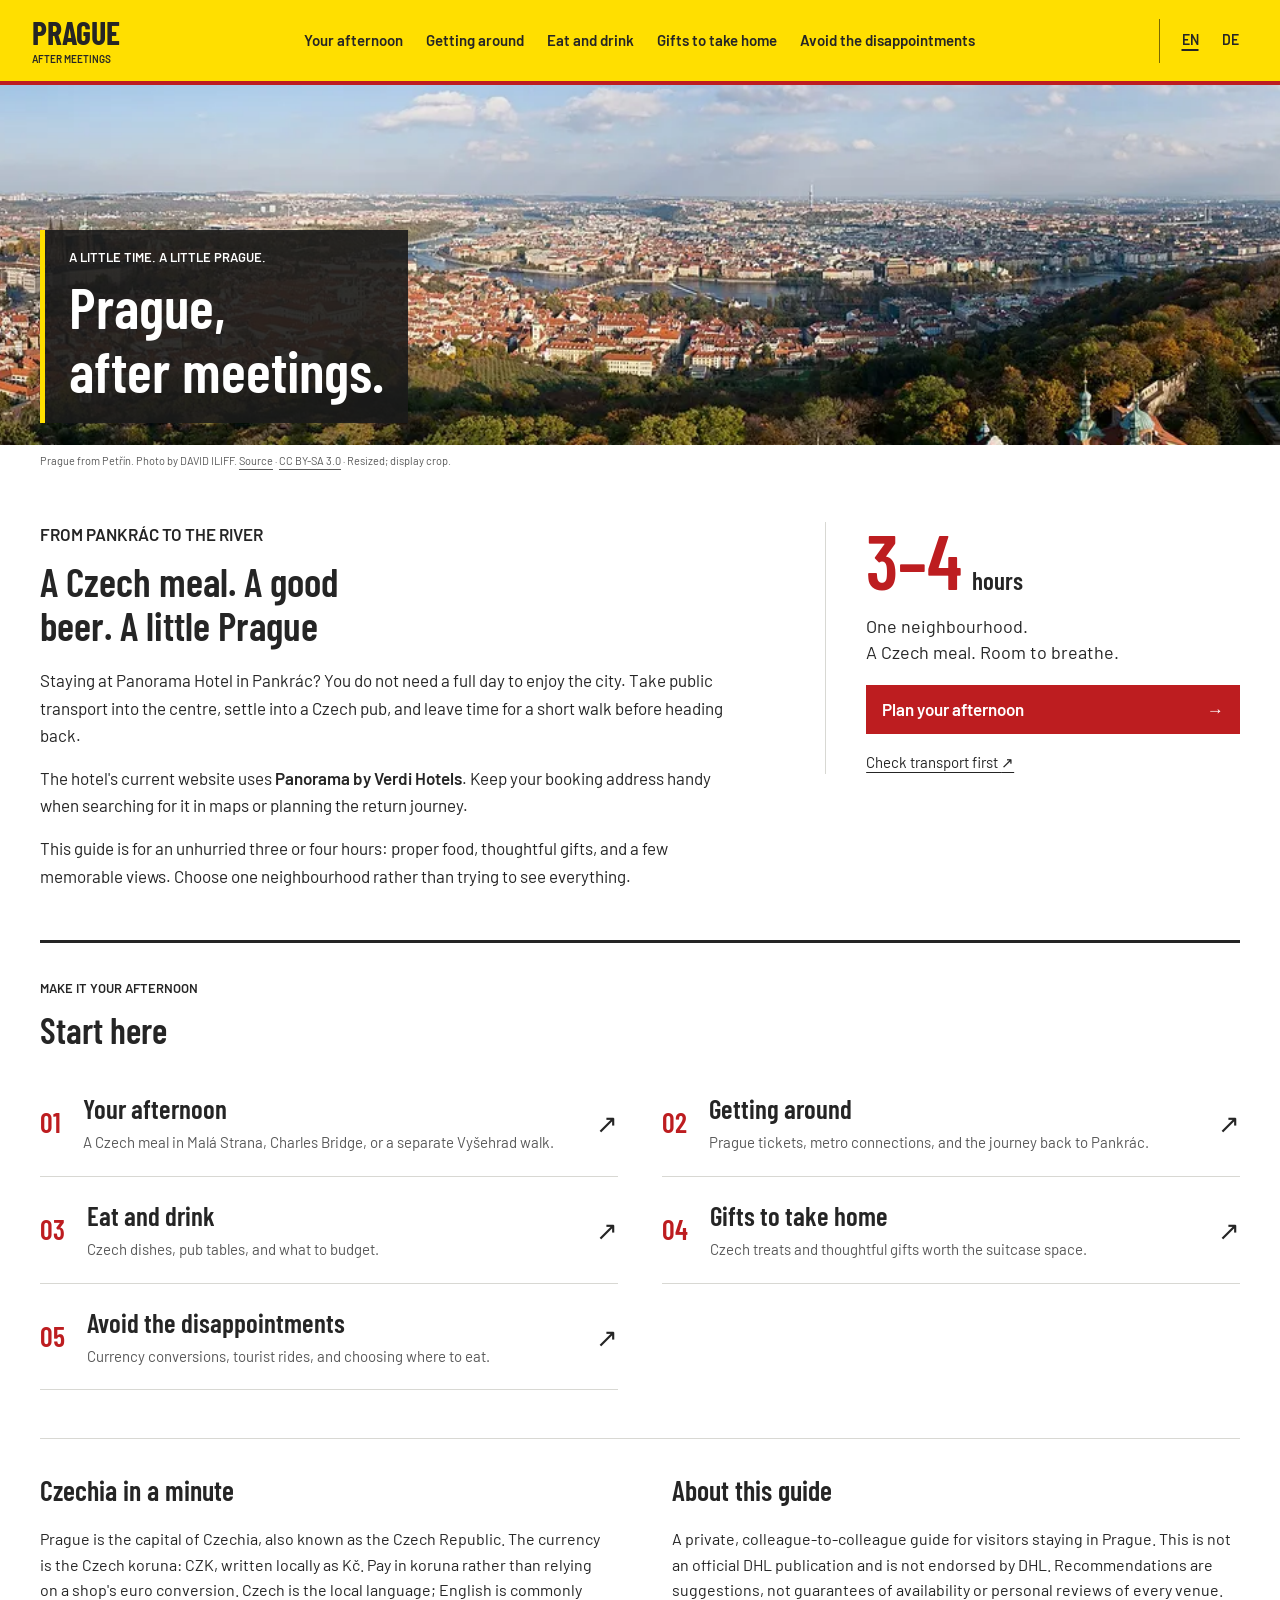
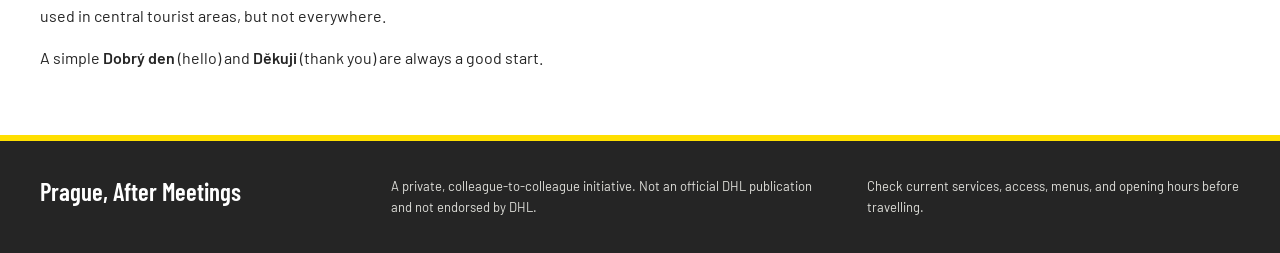
<file: index.html>
<!DOCTYPE html><html lang="en"> <head><meta charset="utf-8"><meta name="viewport" content="width=device-width"><meta http-equiv="refresh" content="0;url=/en/"><title>Prague, After Meetings</title></head> <body><a href="/en/">Open the English guide</a></body></html>
</file>
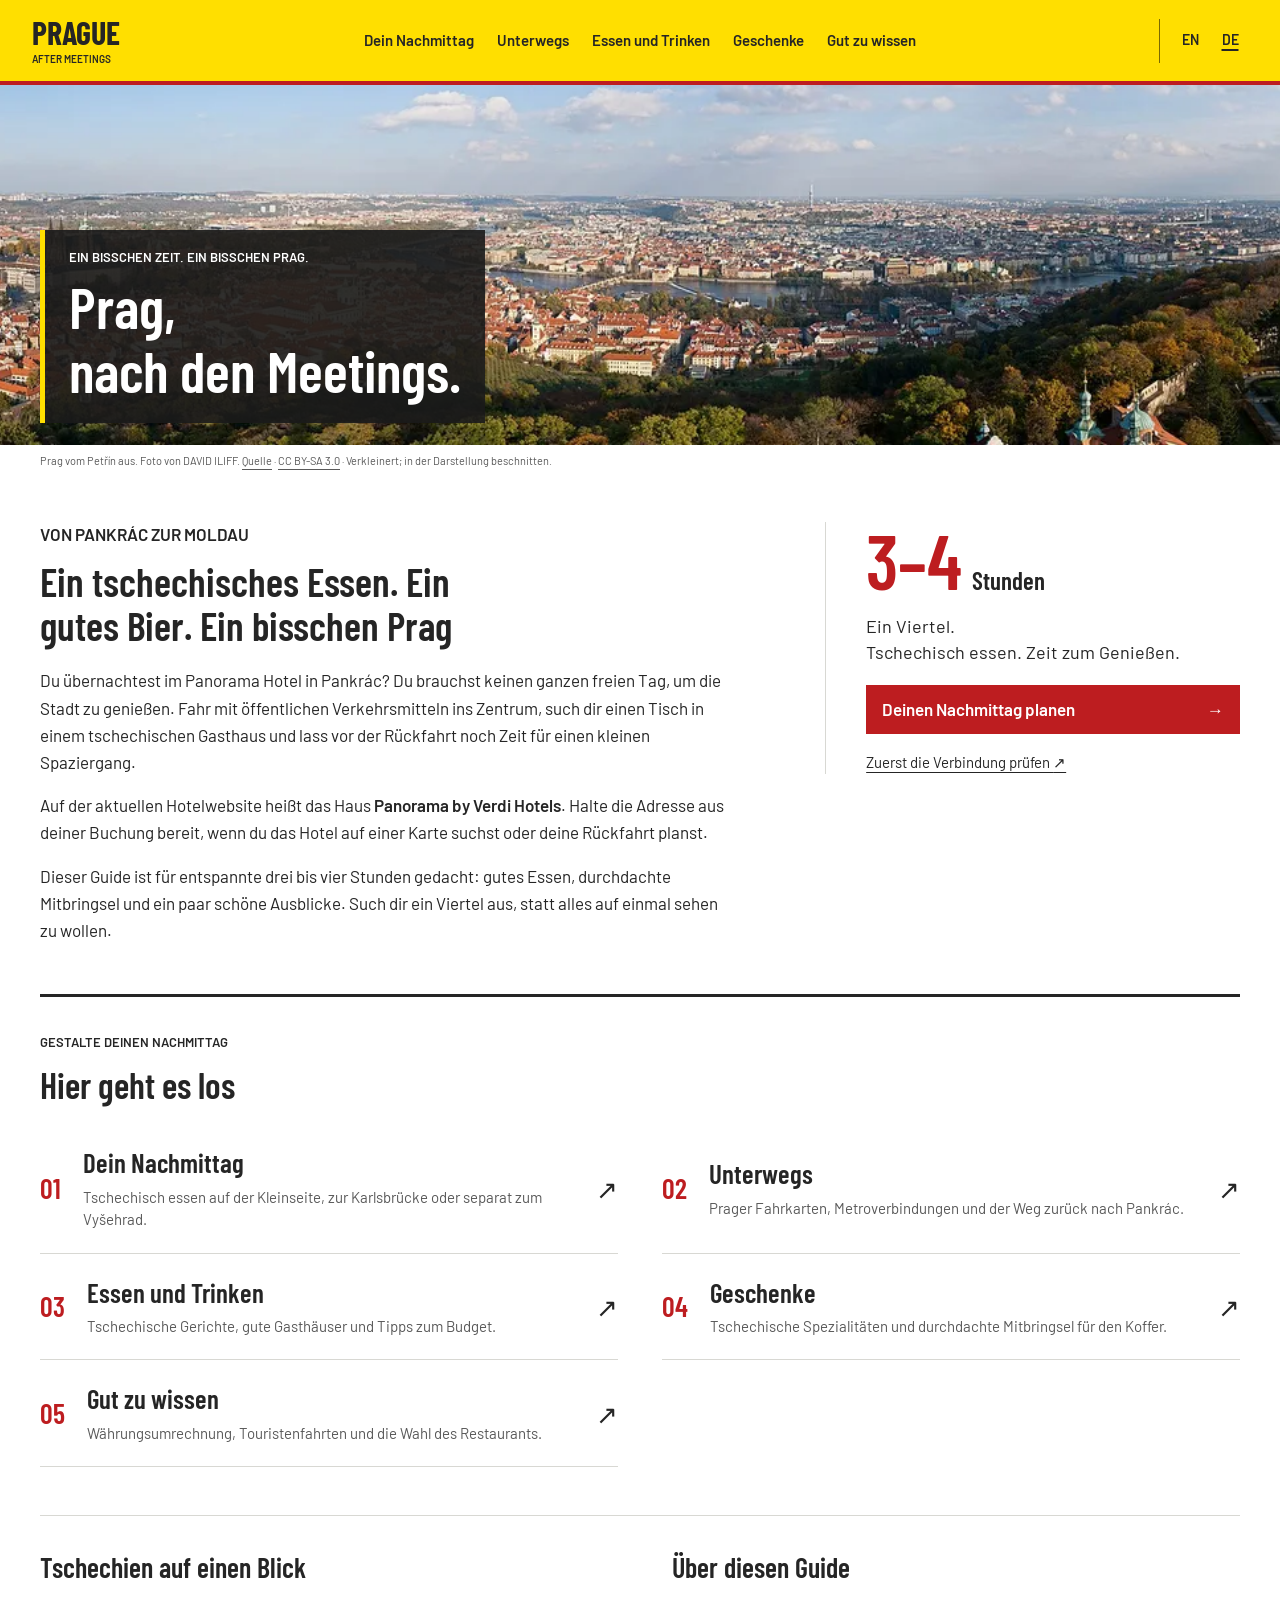
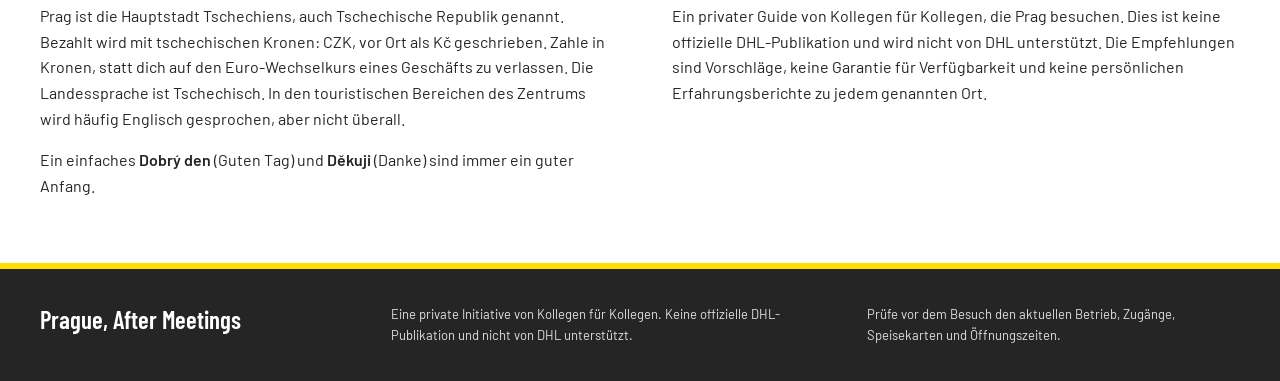
<file: de/index.html>
<!DOCTYPE html><html lang="de"> <head><meta charset="utf-8"><meta name="viewport" content="width=device-width"><title>Prag | Prag nach den Meetings</title><meta name="description" content="Prag entspannt entdecken: ein Guide für Besucher in Pankrác."><meta name="theme-color" content="#ffdf00"><link rel="icon" type="image/x-icon" href="/favicon.ico"><link rel="canonical" href="https://prague-after-meetings.lukascech.cz/de/"><link rel="alternate" hreflang="en" href="https://prague-after-meetings.lukascech.cz/en/"><link rel="alternate" hreflang="de" href="https://prague-after-meetings.lukascech.cz/de/"><link rel="alternate" hreflang="x-default" href="https://prague-after-meetings.lukascech.cz/en/"><link rel="stylesheet" href="/_astro/_section_.Df4J1UIi.css"></head> <body> <a class="skip-link" href="#main">Zum Inhalt springen</a> <header class="masthead"> <div class="masthead-inner"> <a class="wordmark" href="/de/" aria-label="Prag nach den Meetings – Startseite">PRAGUE<span>AFTER MEETINGS</span></a> <nav class="desktop-nav" aria-label="Hauptnavigation"> <a href="/de/afternoon/">Dein Nachmittag</a><a href="/de/transport/">Unterwegs</a><a href="/de/food/">Essen und Trinken</a><a href="/de/gifts/">Geschenke</a><a href="/de/avoid/">Gut zu wissen</a> </nav> <nav class="language-switch" aria-label="Sprache"> <a href="/en/" lang="en" hreflang="en" aria-label="English">EN</a><a href="/de/" lang="de" hreflang="de" aria-label="Deutsch" aria-current="true">DE</a> </nav> <details class="mobile-menu"> <summary>Menü</summary> <nav aria-label="Mobile Navigation"> <a href="/de/" aria-current="page">Start</a><a href="/de/afternoon/">Dein Nachmittag</a><a href="/de/transport/">Unterwegs</a><a href="/de/food/">Essen und Trinken</a><a href="/de/gifts/">Geschenke</a><a href="/de/avoid/">Gut zu wissen</a> </nav> </details> </div> </header> <main id="main" tabindex="-1"> <div class="home-opening"> <figure class="photograph hero-photo"> <img src="/_astro/prague.BdVkxOPu_1QOqiR.webp" srcset="/_astro/prague.BdVkxOPu_nefzL.webp 640w, /_astro/prague.BdVkxOPu_Z24CEEc.webp 1280w, /_astro/prague.BdVkxOPu_1QOqiR.webp 1920w" alt="Prager Dächer und die Moldau vom Aussichtsturm auf dem Petřín aus gesehen" sizes="100vw" loading="eager" fetchpriority="high" decoding="async" width="1920" height="408"> <figcaption> Prag vom Petřín aus. Foto von DAVID ILIFF.  <a href="https://commons.wikimedia.org/?curid=12063922">Quelle</a>  · <a href="https://creativecommons.org/licenses/by-sa/3.0/">CC BY-SA 3.0</a>  · Verkleinert; in der Darstellung beschnitten. </figcaption> </figure> <div class="hero-heading"><p class="eyebrow">Ein bisschen Zeit. Ein bisschen Prag.</p><h1>Prag,<br>nach den Meetings.</h1></div> </div> <div class="home-intro content-width"> <div class="intro-copy"><p class="eyebrow">Von Pankrác zur Moldau</p><h2>Ein tschechisches Essen. Ein gutes Bier. Ein bisschen Prag</h2><div><p>Du übernachtest im Panorama Hotel in Pankrác? Du brauchst keinen ganzen freien Tag, um die Stadt zu genießen. Fahr mit öffentlichen Verkehrsmitteln ins Zentrum, such dir einen Tisch in einem tschechischen Gasthaus und lass vor der Rückfahrt noch Zeit für einen kleinen Spaziergang.</p>
<p>Auf der aktuellen Hotelwebsite heißt das Haus <strong>Panorama by Verdi Hotels</strong>. Halte die Adresse aus deiner Buchung bereit, wenn du das Hotel auf einer Karte suchst oder deine Rückfahrt planst.</p>
<p>Dieser Guide ist für entspannte drei bis vier Stunden gedacht: gutes Essen, durchdachte Mitbringsel und ein paar schöne Ausblicke. Such dir ein Viertel aus, statt alles auf einmal sehen zu wollen.</p></div></div> <aside class="outing-summary" aria-label="Vorschlag für deinen Nachmittag"> <span class="big-number">3–4<span>Stunden</span></span> <p>Ein Viertel.<br>Tschechisch essen. Zeit zum Genießen.</p> <a class="action-link" href="/de/afternoon/">Deinen Nachmittag planen <span aria-hidden="true">→</span></a> <a class="quiet-link" href="/de/transport/">Zuerst die Verbindung prüfen <span aria-hidden="true">↗</span></a> </aside> </div> <section class="guide-directory content-width" aria-labelledby="start"><p class="eyebrow">Gestalte deinen Nachmittag</p><h2 id="start">Hier geht es los</h2> <div class="directory-list"><a href="/de/afternoon/"><span class="directory-number">01</span><span><strong>Dein Nachmittag</strong><span>Tschechisch essen auf der Kleinseite, zur Karlsbrücke oder separat zum Vyšehrad.</span></span><span class="directory-arrow" aria-hidden="true">↗</span></a><a href="/de/transport/"><span class="directory-number">02</span><span><strong>Unterwegs</strong><span>Prager Fahrkarten, Metroverbindungen und der Weg zurück nach Pankrác.</span></span><span class="directory-arrow" aria-hidden="true">↗</span></a><a href="/de/food/"><span class="directory-number">03</span><span><strong>Essen und Trinken</strong><span>Tschechische Gerichte, gute Gasthäuser und Tipps zum Budget.</span></span><span class="directory-arrow" aria-hidden="true">↗</span></a><a href="/de/gifts/"><span class="directory-number">04</span><span><strong>Geschenke</strong><span>Tschechische Spezialitäten und durchdachte Mitbringsel für den Koffer.</span></span><span class="directory-arrow" aria-hidden="true">↗</span></a><a href="/de/avoid/"><span class="directory-number">05</span><span><strong>Gut zu wissen</strong><span>Währungsumrechnung, Touristenfahrten und die Wahl des Restaurants.</span></span><span class="directory-arrow" aria-hidden="true">↗</span></a></div> </section> <div class="home-notes content-width"><section><h2>Tschechien auf einen Blick</h2><div><p>Prag ist die Hauptstadt Tschechiens, auch Tschechische Republik genannt. Bezahlt wird mit tschechischen Kronen: CZK, vor Ort als Kč geschrieben. Zahle in Kronen, statt dich auf den Euro-Wechselkurs eines Geschäfts zu verlassen. Die Landessprache ist Tschechisch. In den touristischen Bereichen des Zentrums wird häufig Englisch gesprochen, aber nicht überall.</p>
<p>Ein einfaches <strong>Dobrý den</strong> (Guten Tag) und <strong>Děkuji</strong> (Danke) sind immer ein guter Anfang.</p></div></section><section><h2>Über diesen Guide</h2><div><p>Ein privater Guide von Kollegen für Kollegen, die Prag besuchen. Dies ist keine offizielle DHL-Publikation und wird nicht von DHL unterstützt. Die Empfehlungen sind Vorschläge, keine Garantie für Verfügbarkeit und keine persönlichen Erfahrungsberichte zu jedem genannten Ort.</p></div></section></div> </main> <footer class="footer"> <div class="footer-inner"> <a class="footer-brand" href="/de/">Prague, After Meetings</a> <p>Eine private Initiative von Kollegen für Kollegen. Keine offizielle DHL-Publikation und nicht von DHL unterstützt.</p> <p>Prüfe vor dem Besuch den aktuellen Betrieb, Zugänge, Speisekarten und Öffnungszeiten.</p> </div> </footer> </body></html>
</file>
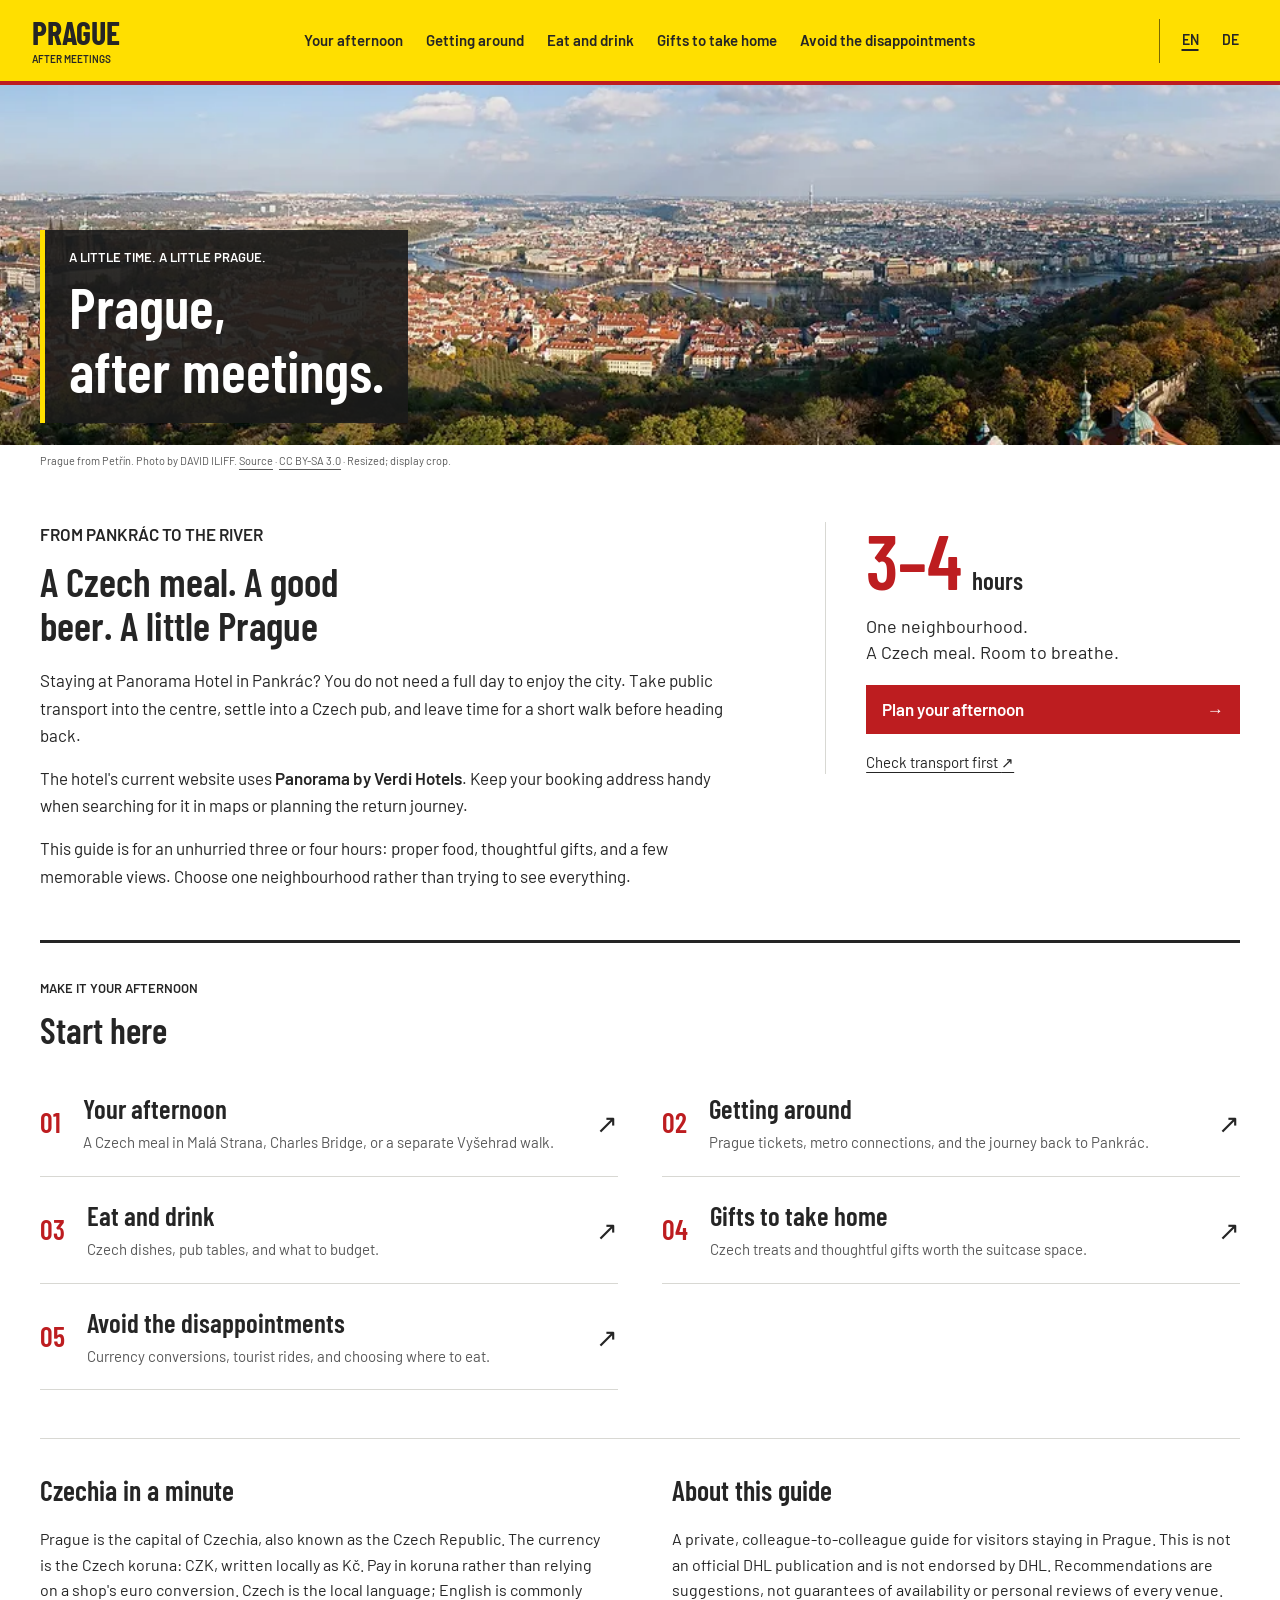
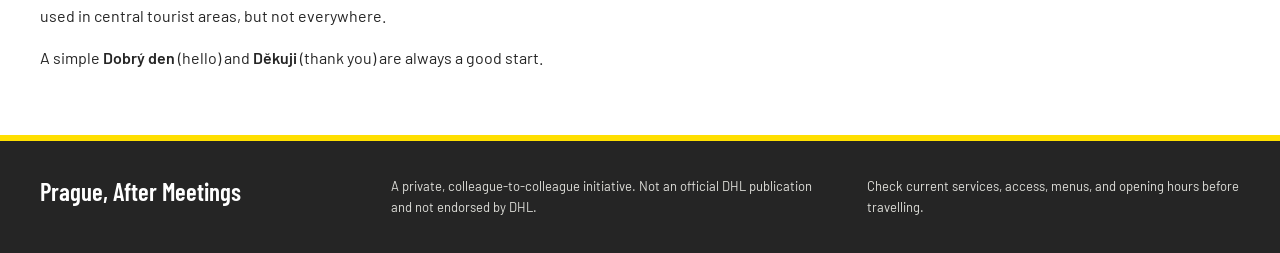
<file: en/index.html>
<!DOCTYPE html><html lang="en"> <head><meta charset="utf-8"><meta name="viewport" content="width=device-width"><title>Prague | Prague, After Meetings</title><meta name="description" content="A relaxed Prague guide for visitors staying in Pankrác."><meta name="theme-color" content="#ffdf00"><link rel="icon" type="image/x-icon" href="/favicon.ico"><link rel="canonical" href="https://prague-after-meetings.lukascech.cz/en/"><link rel="alternate" hreflang="en" href="https://prague-after-meetings.lukascech.cz/en/"><link rel="alternate" hreflang="de" href="https://prague-after-meetings.lukascech.cz/de/"><link rel="alternate" hreflang="x-default" href="https://prague-after-meetings.lukascech.cz/en/"><link rel="stylesheet" href="/_astro/_section_.Df4J1UIi.css"></head> <body> <a class="skip-link" href="#main">Skip to content</a> <header class="masthead"> <div class="masthead-inner"> <a class="wordmark" href="/en/" aria-label="Prague, After Meetings home">PRAGUE<span>AFTER MEETINGS</span></a> <nav class="desktop-nav" aria-label="Main navigation"> <a href="/en/afternoon/">Your afternoon</a><a href="/en/transport/">Getting around</a><a href="/en/food/">Eat and drink</a><a href="/en/gifts/">Gifts to take home</a><a href="/en/avoid/">Avoid the disappointments</a> </nav> <nav class="language-switch" aria-label="Language"> <a href="/en/" lang="en" hreflang="en" aria-label="English" aria-current="true">EN</a><a href="/de/" lang="de" hreflang="de" aria-label="Deutsch">DE</a> </nav> <details class="mobile-menu"> <summary>Menu</summary> <nav aria-label="Mobile navigation"> <a href="/en/" aria-current="page">Home</a><a href="/en/afternoon/">Your afternoon</a><a href="/en/transport/">Getting around</a><a href="/en/food/">Eat and drink</a><a href="/en/gifts/">Gifts to take home</a><a href="/en/avoid/">Avoid the disappointments</a> </nav> </details> </div> </header> <main id="main" tabindex="-1"> <div class="home-opening"> <figure class="photograph hero-photo"> <img src="/_astro/prague.BdVkxOPu_1QOqiR.webp" srcset="/_astro/prague.BdVkxOPu_nefzL.webp 640w, /_astro/prague.BdVkxOPu_Z24CEEc.webp 1280w, /_astro/prague.BdVkxOPu_1QOqiR.webp 1920w" alt="Prague rooftops and the Vltava seen from the Petřín lookout tower" sizes="100vw" loading="eager" fetchpriority="high" decoding="async" width="1920" height="408"> <figcaption> Prague from Petřín. Photo by DAVID ILIFF.  <a href="https://commons.wikimedia.org/?curid=12063922">Source</a>  · <a href="https://creativecommons.org/licenses/by-sa/3.0/">CC BY-SA 3.0</a>  · Resized; display crop. </figcaption> </figure> <div class="hero-heading"><p class="eyebrow">A little time. A little Prague.</p><h1>Prague,<br>after meetings.</h1></div> </div> <div class="home-intro content-width"> <div class="intro-copy"><p class="eyebrow">From Pankrác to the river</p><h2>A Czech meal. A good beer. A little Prague</h2><div><p>Staying at Panorama Hotel in Pankrác? You do not need a full day to enjoy the city. Take public transport into the centre, settle into a Czech pub, and leave time for a short walk before heading back.</p>
<p>The hotel's current website uses <strong>Panorama by Verdi Hotels</strong>. Keep your booking address handy when searching for it in maps or planning the return journey.</p>
<p>This guide is for an unhurried three or four hours: proper food, thoughtful gifts, and a few memorable views. Choose one neighbourhood rather than trying to see everything.</p></div></div> <aside class="outing-summary" aria-label="Suggested afternoon"> <span class="big-number">3–4<span>hours</span></span> <p>One neighbourhood.<br>A Czech meal. Room to breathe.</p> <a class="action-link" href="/en/afternoon/">Plan your afternoon <span aria-hidden="true">→</span></a> <a class="quiet-link" href="/en/transport/">Check transport first <span aria-hidden="true">↗</span></a> </aside> </div> <section class="guide-directory content-width" aria-labelledby="start"><p class="eyebrow">Make it your afternoon</p><h2 id="start">Start here</h2> <div class="directory-list"><a href="/en/afternoon/"><span class="directory-number">01</span><span><strong>Your afternoon</strong><span>A Czech meal in Malá Strana, Charles Bridge, or a separate Vyšehrad walk.</span></span><span class="directory-arrow" aria-hidden="true">↗</span></a><a href="/en/transport/"><span class="directory-number">02</span><span><strong>Getting around</strong><span>Prague tickets, metro connections, and the journey back to Pankrác.</span></span><span class="directory-arrow" aria-hidden="true">↗</span></a><a href="/en/food/"><span class="directory-number">03</span><span><strong>Eat and drink</strong><span>Czech dishes, pub tables, and what to budget.</span></span><span class="directory-arrow" aria-hidden="true">↗</span></a><a href="/en/gifts/"><span class="directory-number">04</span><span><strong>Gifts to take home</strong><span>Czech treats and thoughtful gifts worth the suitcase space.</span></span><span class="directory-arrow" aria-hidden="true">↗</span></a><a href="/en/avoid/"><span class="directory-number">05</span><span><strong>Avoid the disappointments</strong><span>Currency conversions, tourist rides, and choosing where to eat.</span></span><span class="directory-arrow" aria-hidden="true">↗</span></a></div> </section> <div class="home-notes content-width"><section><h2>Czechia in a minute</h2><div><p>Prague is the capital of Czechia, also known as the Czech Republic. The currency is the Czech koruna: CZK, written locally as Kč. Pay in koruna rather than relying on a shop's euro conversion. Czech is the local language; English is commonly used in central tourist areas, but not everywhere.</p>
<p>A simple <strong>Dobrý den</strong> (hello) and <strong>Děkuji</strong> (thank you) are always a good start.</p></div></section><section><h2>About this guide</h2><div><p>A private, colleague-to-colleague guide for visitors staying in Prague. This is not an official DHL publication and is not endorsed by DHL. Recommendations are suggestions, not guarantees of availability or personal reviews of every venue.</p></div></section></div> </main> <footer class="footer"> <div class="footer-inner"> <a class="footer-brand" href="/en/">Prague, After Meetings</a> <p>A private, colleague-to-colleague initiative. Not an official DHL publication and not endorsed by DHL.</p> <p>Check current services, access, menus, and opening hours before travelling.</p> </div> </footer> </body></html>
</file>
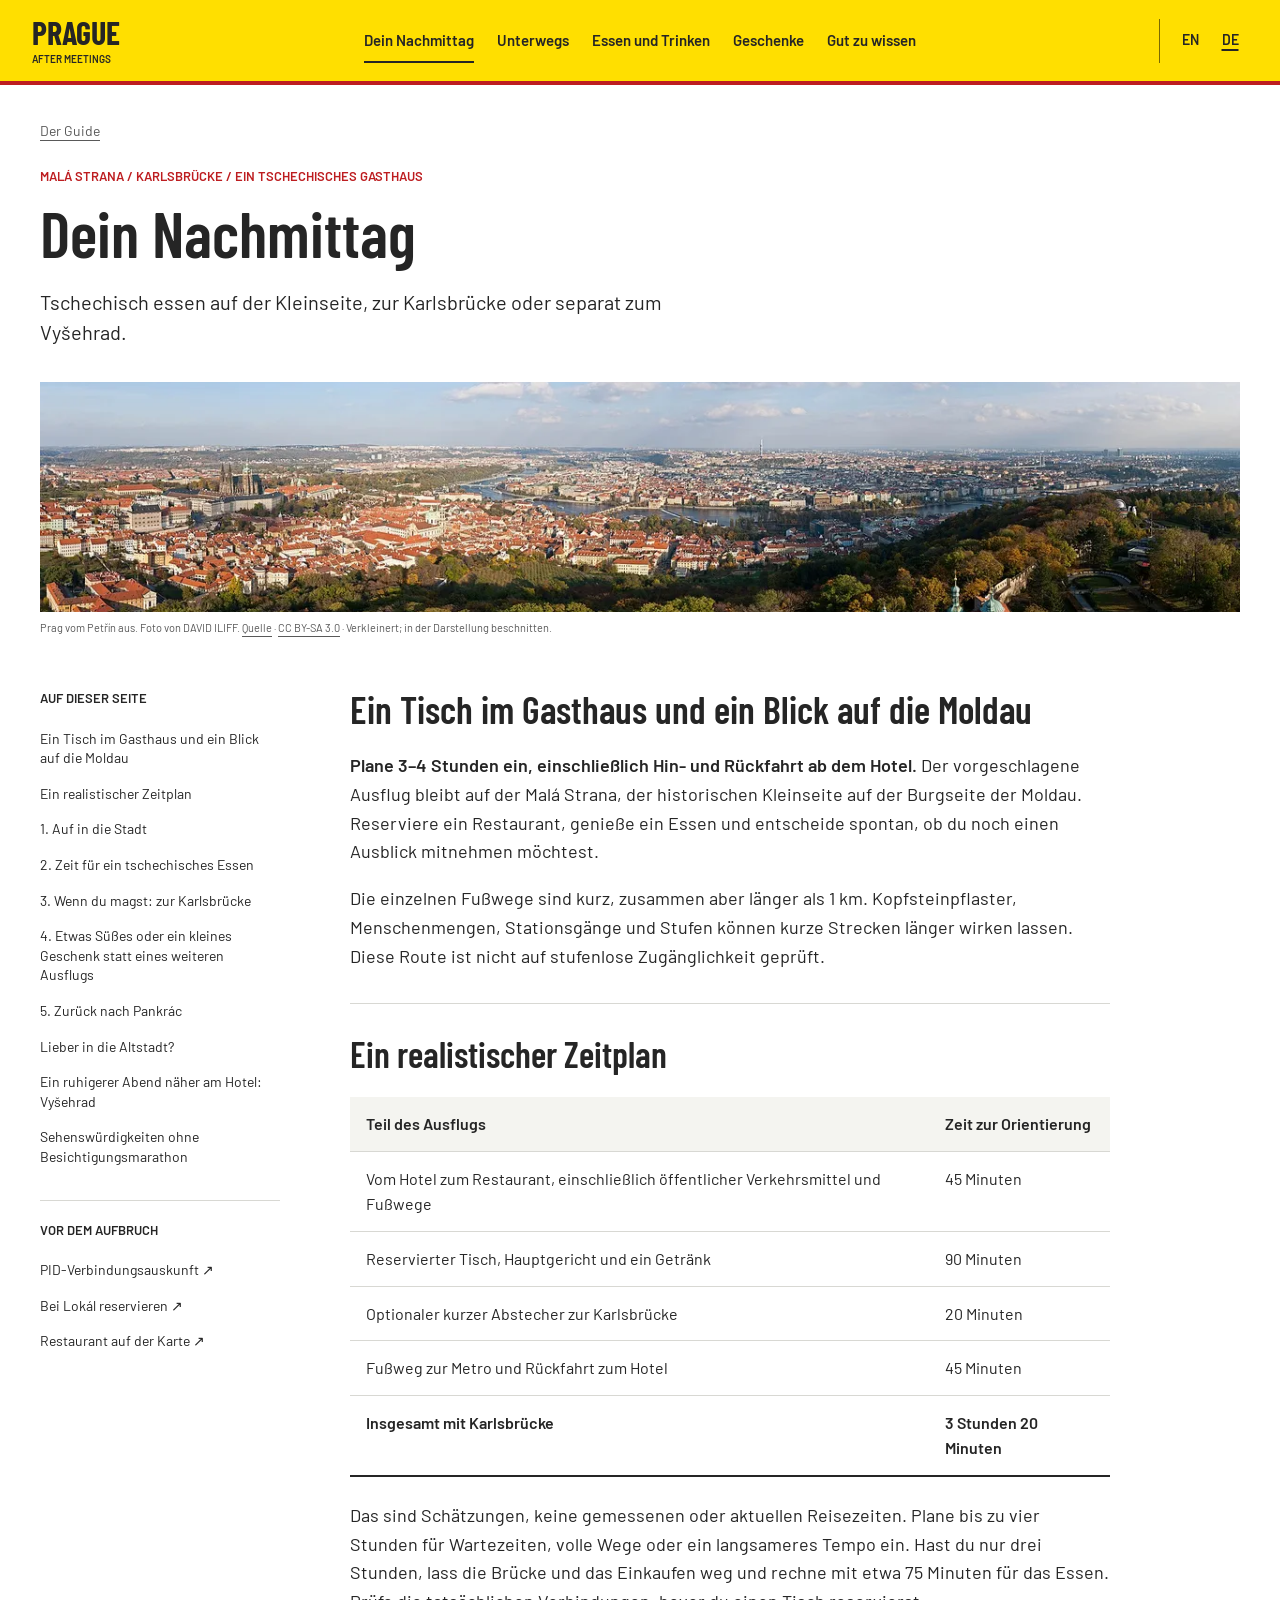
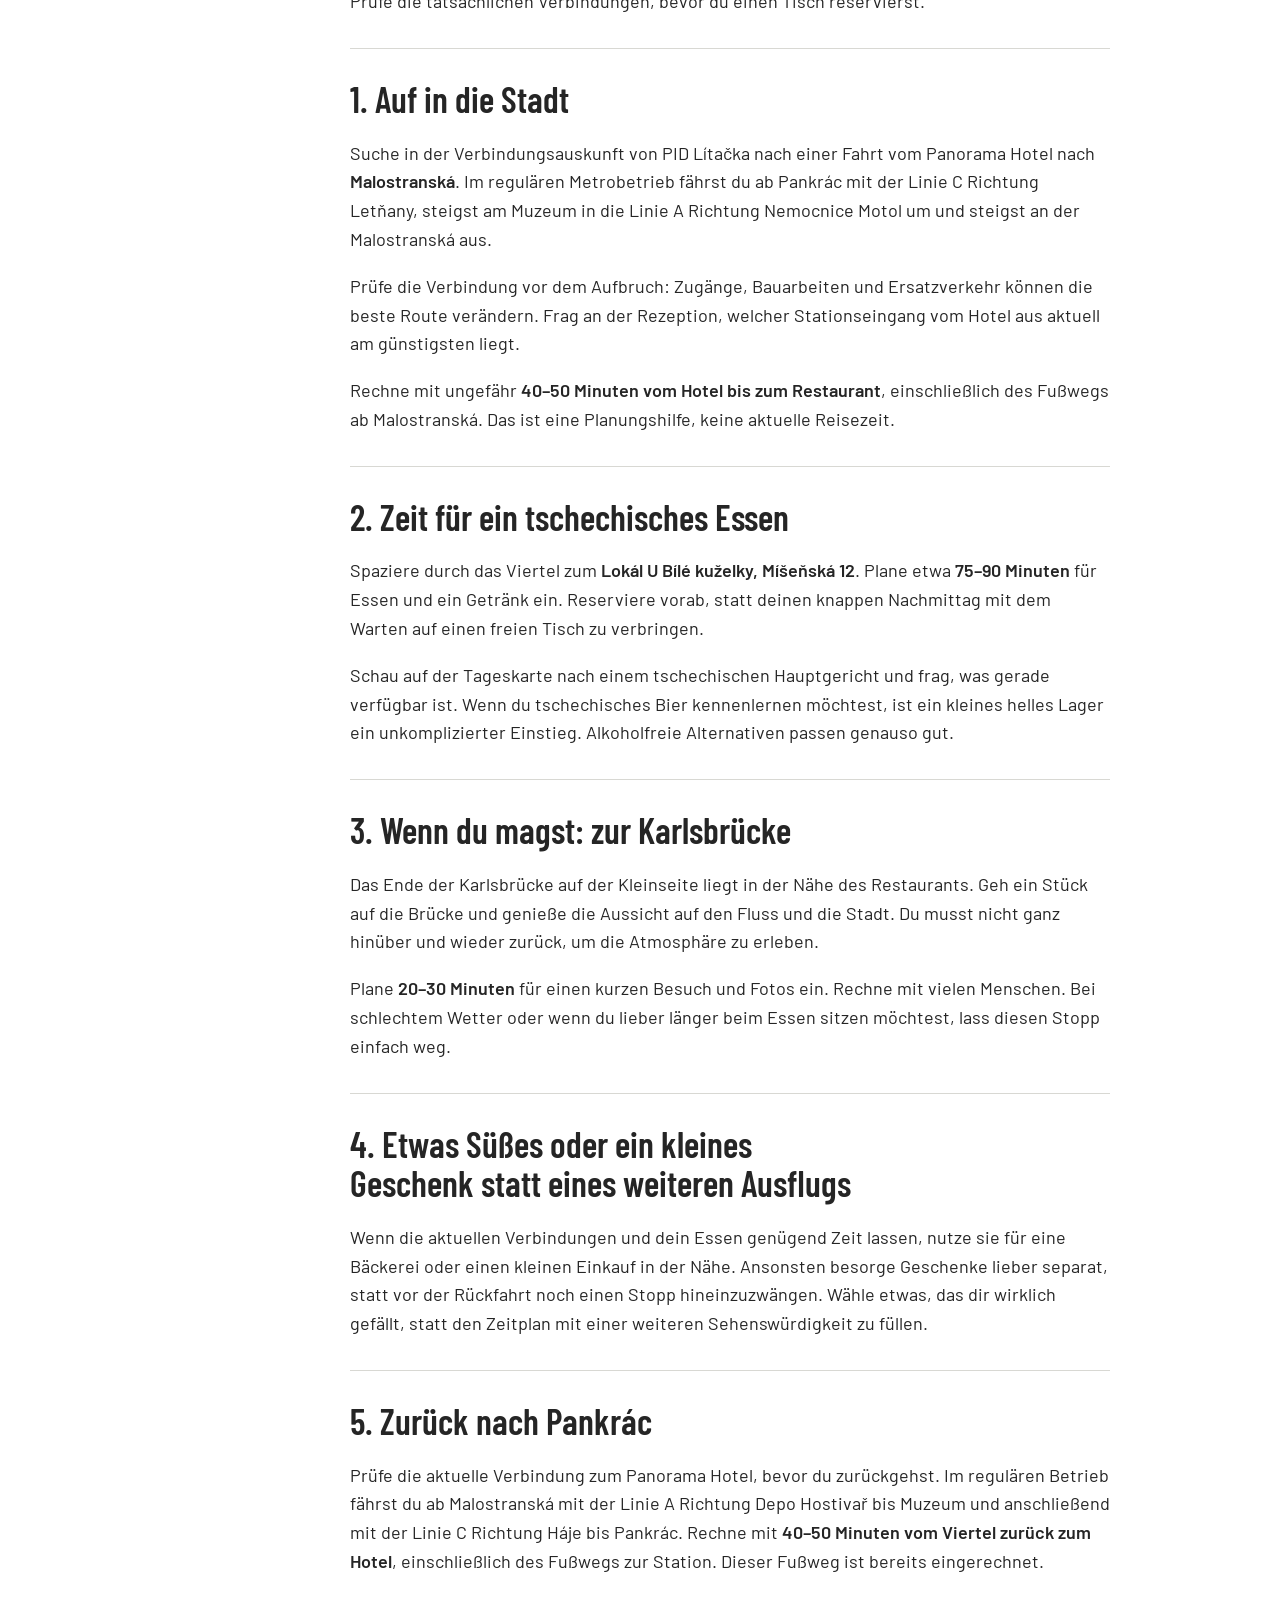
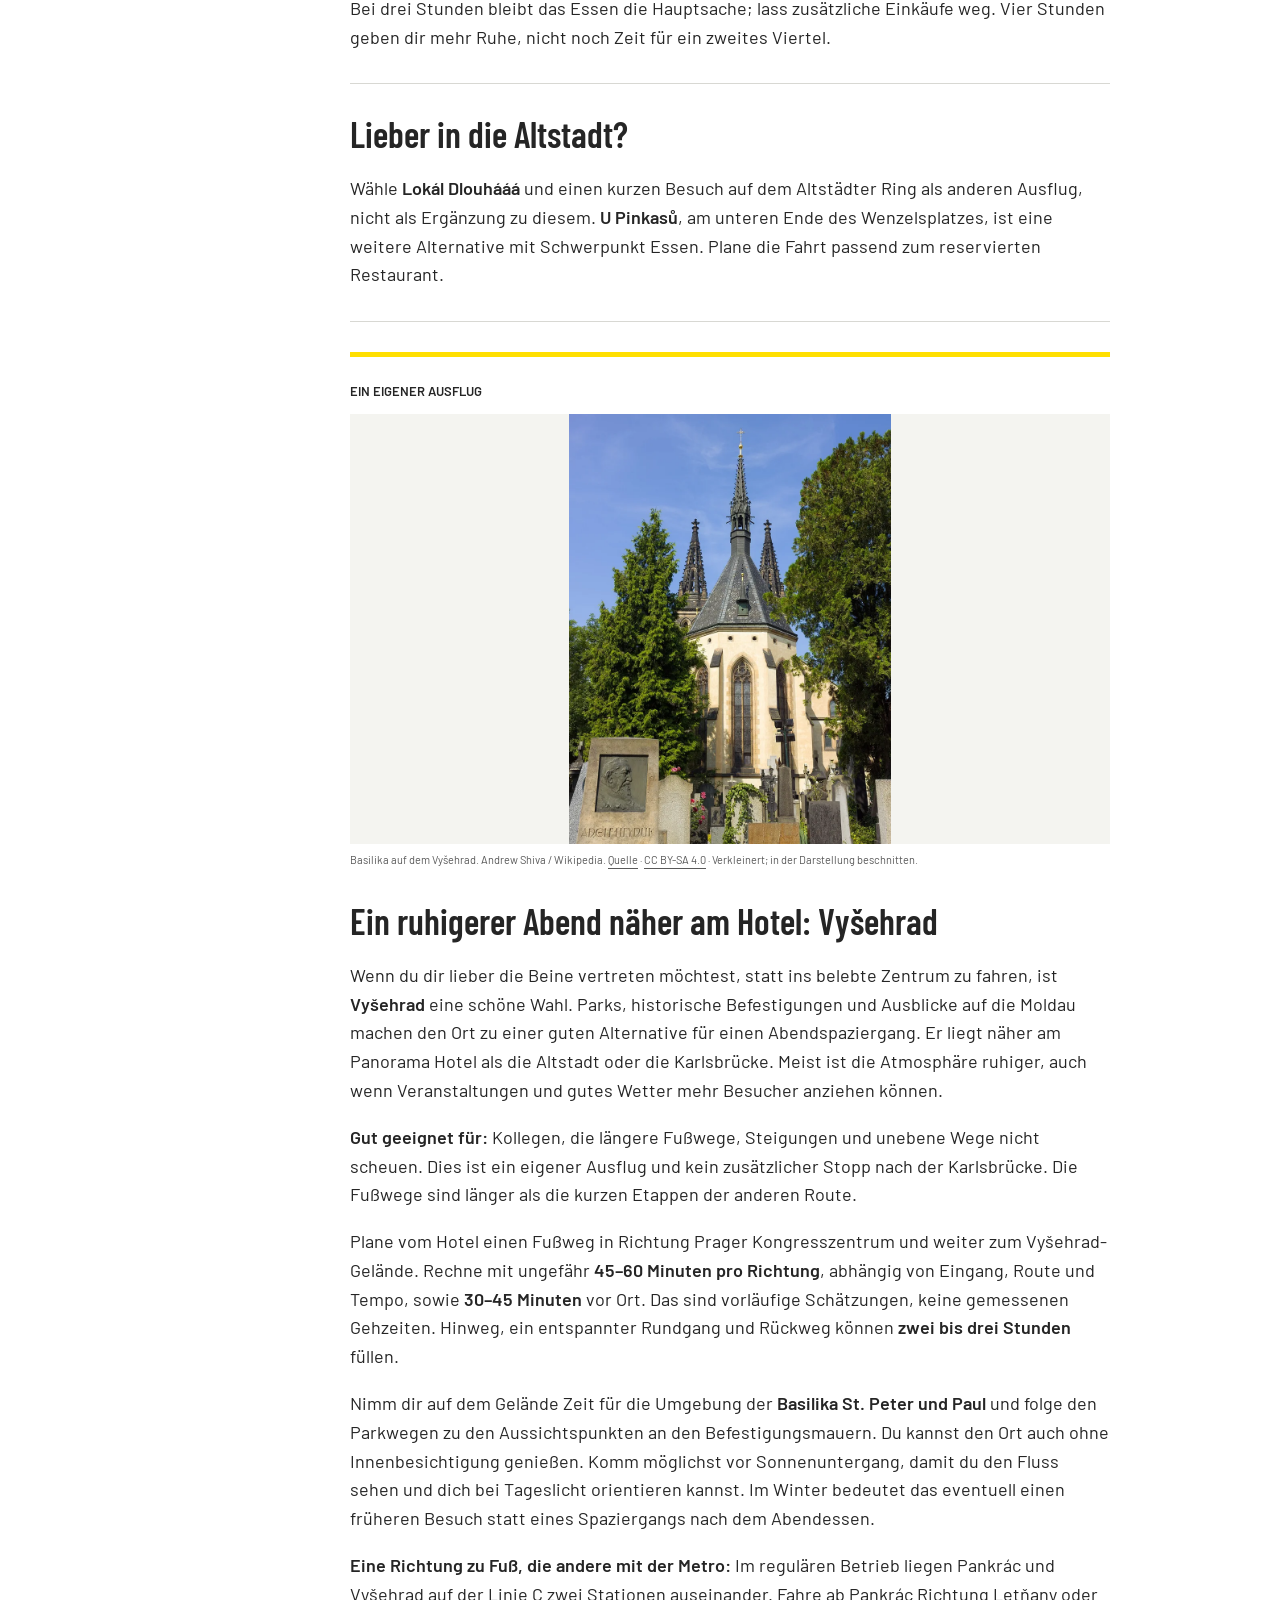
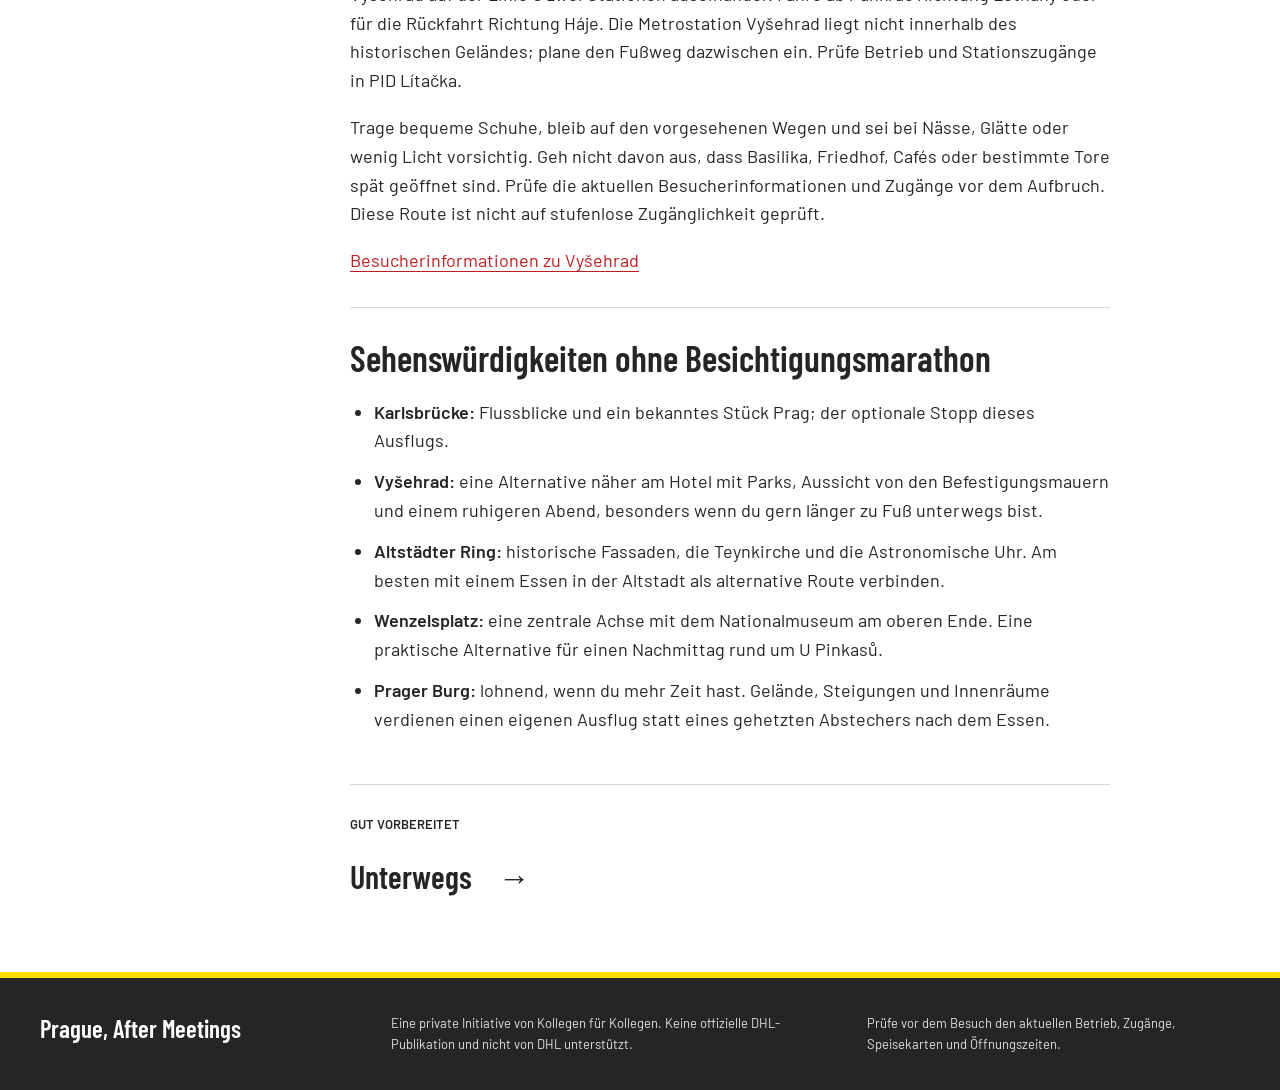
<file: de/afternoon/index.html>
<!DOCTYPE html><html lang="de"> <head><meta charset="utf-8"><meta name="viewport" content="width=device-width"><title>Dein Nachmittag | Prag nach den Meetings</title><meta name="description" content="Tschechisch essen auf der Kleinseite, zur Karlsbrücke oder separat zum Vyšehrad."><meta name="theme-color" content="#ffdf00"><link rel="icon" type="image/x-icon" href="/favicon.ico"><link rel="canonical" href="https://prague-after-meetings.lukascech.cz/de/afternoon/"><link rel="alternate" hreflang="en" href="https://prague-after-meetings.lukascech.cz/en/afternoon/"><link rel="alternate" hreflang="de" href="https://prague-after-meetings.lukascech.cz/de/afternoon/"><link rel="alternate" hreflang="x-default" href="https://prague-after-meetings.lukascech.cz/en/afternoon/"><link rel="stylesheet" href="/_astro/_section_.Df4J1UIi.css"></head> <body> <a class="skip-link" href="#main">Zum Inhalt springen</a> <header class="masthead"> <div class="masthead-inner"> <a class="wordmark" href="/de/" aria-label="Prag nach den Meetings – Startseite">PRAGUE<span>AFTER MEETINGS</span></a> <nav class="desktop-nav" aria-label="Hauptnavigation"> <a href="/de/afternoon/" aria-current="page">Dein Nachmittag</a><a href="/de/transport/">Unterwegs</a><a href="/de/food/">Essen und Trinken</a><a href="/de/gifts/">Geschenke</a><a href="/de/avoid/">Gut zu wissen</a> </nav> <nav class="language-switch" aria-label="Sprache"> <a href="/en/afternoon/" lang="en" hreflang="en" aria-label="English">EN</a><a href="/de/afternoon/" lang="de" hreflang="de" aria-label="Deutsch" aria-current="true">DE</a> </nav> <details class="mobile-menu"> <summary>Menü</summary> <nav aria-label="Mobile Navigation"> <a href="/de/">Start</a><a href="/de/afternoon/" aria-current="page">Dein Nachmittag</a><a href="/de/transport/">Unterwegs</a><a href="/de/food/">Essen und Trinken</a><a href="/de/gifts/">Geschenke</a><a href="/de/avoid/">Gut zu wissen</a> </nav> </details> </div> </header> <main id="main" tabindex="-1"> <header class="article-heading content-width"><a class="breadcrumb" href="/de/">Der Guide</a><p class="eyebrow">Malá Strana / Karlsbrücke / ein tschechisches Gasthaus</p><h1>Dein Nachmittag</h1><p class="article-deck">Tschechisch essen auf der Kleinseite, zur Karlsbrücke oder separat zum Vyšehrad.</p></header> <div class="route-photo content-width"><figure class="photograph hero-photo"> <img src="/_astro/prague.BdVkxOPu_1QOqiR.webp" srcset="/_astro/prague.BdVkxOPu_nefzL.webp 640w, /_astro/prague.BdVkxOPu_Z24CEEc.webp 1280w, /_astro/prague.BdVkxOPu_1QOqiR.webp 1920w" alt="Prager Dächer und die Moldau vom Aussichtsturm auf dem Petřín aus gesehen" sizes="100vw" loading="eager" fetchpriority="high" decoding="async" width="1920" height="408"> <figcaption> Prag vom Petřín aus. Foto von DAVID ILIFF.  <a href="https://commons.wikimedia.org/?curid=12063922">Quelle</a>  · <a href="https://creativecommons.org/licenses/by-sa/3.0/">CC BY-SA 3.0</a>  · Verkleinert; in der Darstellung beschnitten. </figcaption> </figure></div><div class="article-layout content-width"> <aside class="article-rail"><nav aria-label="Auf dieser Seite"><p class="eyebrow">Auf dieser Seite</p><a href="#section-1">Ein Tisch im Gasthaus und ein Blick auf die Moldau</a><a href="#section-2">Ein realistischer Zeitplan</a><a href="#section-3">1. Auf in die Stadt</a><a href="#section-4">2. Zeit für ein tschechisches Essen</a><a href="#section-5">3. Wenn du magst: zur Karlsbrücke</a><a href="#section-6">4. Etwas Süßes oder ein kleines Geschenk statt eines weiteren Ausflugs</a><a href="#section-7">5. Zurück nach Pankrác</a><a href="#section-8">Lieber in die Altstadt?</a><a href="#section-9">Ein ruhigerer Abend näher am Hotel: Vyšehrad</a><a href="#section-10">Sehenswürdigkeiten ohne Besichtigungsmarathon</a></nav><div class="practical-links"><p class="eyebrow">Vor dem Aufbruch</p><a href="https://pidlitacka.cz/en">PID-Verbindungsauskunft ↗</a><a href="https://lokal-ubilekuzelky.ambi.cz/en/">Bei Lokál reservieren ↗</a><a href="https://www.google.com/maps/search/?api=1&query=Lok%C3%A1l+U+B%C3%ADl%C3%A9+ku%C5%BEelky+Prague">Restaurant auf der Karte ↗</a></div></aside> <article class="article-body"><section id="section-1">  <h2>Ein Tisch im Gasthaus und ein Blick auf die Moldau</h2><div class="prose"><p><strong>Plane 3–4 Stunden ein, einschließlich Hin- und Rückfahrt ab dem Hotel.</strong> Der vorgeschlagene Ausflug bleibt auf der Malá Strana, der historischen Kleinseite auf der Burgseite der Moldau. Reserviere ein Restaurant, genieße ein Essen und entscheide spontan, ob du noch einen Ausblick mitnehmen möchtest.</p>
<p>Die einzelnen Fußwege sind kurz, zusammen aber länger als 1 km. Kopfsteinpflaster, Menschenmengen, Stationsgänge und Stufen können kurze Strecken länger wirken lassen. Diese Route ist nicht auf stufenlose Zugänglichkeit geprüft.</p></div> </section><section id="section-2">  <h2>Ein realistischer Zeitplan</h2><div class="prose"><table>
<thead>
<tr>
<th>Teil des Ausflugs</th>
<th>Zeit zur Orientierung</th>
</tr>
</thead>
<tbody>
<tr>
<td>Vom Hotel zum Restaurant, einschließlich öffentlicher Verkehrsmittel und Fußwege</td>
<td>45 Minuten</td>
</tr>
<tr>
<td>Reservierter Tisch, Hauptgericht und ein Getränk</td>
<td>90 Minuten</td>
</tr>
<tr>
<td>Optionaler kurzer Abstecher zur Karlsbrücke</td>
<td>20 Minuten</td>
</tr>
<tr>
<td>Fußweg zur Metro und Rückfahrt zum Hotel</td>
<td>45 Minuten</td>
</tr>
<tr>
<td><strong>Insgesamt mit Karlsbrücke</strong></td>
<td><strong>3 Stunden 20 Minuten</strong></td>
</tr>
</tbody>
</table>
<p>Das sind Schätzungen, keine gemessenen oder aktuellen Reisezeiten. Plane bis zu vier Stunden für Wartezeiten, volle Wege oder ein langsameres Tempo ein. Hast du nur drei Stunden, lass die Brücke und das Einkaufen weg und rechne mit etwa 75 Minuten für das Essen. Prüfe die tatsächlichen Verbindungen, bevor du einen Tisch reservierst.</p></div> </section><section id="section-3">  <h2>1. Auf in die Stadt</h2><div class="prose"><p>Suche in der Verbindungsauskunft von PID Lítačka nach einer Fahrt vom Panorama Hotel nach <strong>Malostranská</strong>. Im regulären Metrobetrieb fährst du ab Pankrác mit der Linie C Richtung Letňany, steigst am Muzeum in die Linie A Richtung Nemocnice Motol um und steigst an der Malostranská aus.</p>
<p>Prüfe die Verbindung vor dem Aufbruch: Zugänge, Bauarbeiten und Ersatzverkehr können die beste Route verändern. Frag an der Rezeption, welcher Stationseingang vom Hotel aus aktuell am günstigsten liegt.</p>
<p>Rechne mit ungefähr <strong>40–50 Minuten vom Hotel bis zum Restaurant</strong>, einschließlich des Fußwegs ab Malostranská. Das ist eine Planungshilfe, keine aktuelle Reisezeit.</p></div> </section><section id="section-4">  <h2>2. Zeit für ein tschechisches Essen</h2><div class="prose"><p>Spaziere durch das Viertel zum <strong>Lokál U Bílé kuželky, Míšeňská 12</strong>. Plane etwa <strong>75–90 Minuten</strong> für Essen und ein Getränk ein. Reserviere vorab, statt deinen knappen Nachmittag mit dem Warten auf einen freien Tisch zu verbringen.</p>
<p>Schau auf der Tageskarte nach einem tschechischen Hauptgericht und frag, was gerade verfügbar ist. Wenn du tschechisches Bier kennenlernen möchtest, ist ein kleines helles Lager ein unkomplizierter Einstieg. Alkoholfreie Alternativen passen genauso gut.</p></div> </section><section id="section-5">  <h2>3. Wenn du magst: zur Karlsbrücke</h2><div class="prose"><p>Das Ende der Karlsbrücke auf der Kleinseite liegt in der Nähe des Restaurants. Geh ein Stück auf die Brücke und genieße die Aussicht auf den Fluss und die Stadt. Du musst nicht ganz hinüber und wieder zurück, um die Atmosphäre zu erleben.</p>
<p>Plane <strong>20–30 Minuten</strong> für einen kurzen Besuch und Fotos ein. Rechne mit vielen Menschen. Bei schlechtem Wetter oder wenn du lieber länger beim Essen sitzen möchtest, lass diesen Stopp einfach weg.</p></div> </section><section id="section-6">  <h2>4. Etwas Süßes oder ein kleines Geschenk statt eines weiteren Ausflugs</h2><div class="prose"><p>Wenn die aktuellen Verbindungen und dein Essen genügend Zeit lassen, nutze sie für eine Bäckerei oder einen kleinen Einkauf in der Nähe. Ansonsten besorge Geschenke lieber separat, statt vor der Rückfahrt noch einen Stopp hineinzuzwängen. Wähle etwas, das dir wirklich gefällt, statt den Zeitplan mit einer weiteren Sehenswürdigkeit zu füllen.</p></div> </section><section id="section-7">  <h2>5. Zurück nach Pankrác</h2><div class="prose"><p>Prüfe die aktuelle Verbindung zum Panorama Hotel, bevor du zurückgehst. Im regulären Betrieb fährst du ab Malostranská mit der Linie A Richtung Depo Hostivař bis Muzeum und anschließend mit der Linie C Richtung Háje bis Pankrác. Rechne mit <strong>40–50 Minuten vom Viertel zurück zum Hotel</strong>, einschließlich des Fußwegs zur Station. Dieser Fußweg ist bereits eingerechnet.</p>
<p>Bei drei Stunden bleibt das Essen die Hauptsache; lass zusätzliche Einkäufe weg. Vier Stunden geben dir mehr Ruhe, nicht noch Zeit für ein zweites Viertel.</p></div> </section><section id="section-8">  <h2>Lieber in die Altstadt?</h2><div class="prose"><p>Wähle <strong>Lokál Dlouhááá</strong> und einen kurzen Besuch auf dem Altstädter Ring als anderen Ausflug, nicht als Ergänzung zu diesem. <strong>U Pinkasů</strong>, am unteren Ende des Wenzelsplatzes, ist eine weitere Alternative mit Schwerpunkt Essen. Plane die Fahrt passend zum reservierten Restaurant.</p></div> </section><section id="section-9" class="evening-alternative"> <p class="eyebrow">Ein eigener Ausflug</p><figure class="photograph vysehrad-photo"> <img src="/_astro/vysehrad.Cpwp5P0s_yvSqW.webp" srcset="/_astro/vysehrad.Cpwp5P0s_Z1N83vn.webp 480w, /_astro/vysehrad.Cpwp5P0s_ZcTJ8g.webp 800w, /_astro/vysehrad.Cpwp5P0s_yvSqW.webp 1280w" alt="Rückseite der Basilika St. Peter und Paul auf dem Vyšehrad mit ihren beiden Türmen über den Bäumen" sizes="(max-width: 760px) 100vw, 760px" loading="lazy" fetchpriority="auto" decoding="async" width="1280" height="1705"> <figcaption> Basilika auf dem Vyšehrad. Andrew Shiva / Wikipedia.  <a href="https://commons.wikimedia.org/?curid=28720554">Quelle</a>  · <a href="https://creativecommons.org/licenses/by-sa/4.0/">CC BY-SA 4.0</a>  · Verkleinert; in der Darstellung beschnitten. </figcaption> </figure> <h2>Ein ruhigerer Abend näher am Hotel: Vyšehrad</h2><div class="prose"><p>Wenn du dir lieber die Beine vertreten möchtest, statt ins belebte Zentrum zu fahren, ist <strong>Vyšehrad</strong> eine schöne Wahl. Parks, historische Befestigungen und Ausblicke auf die Moldau machen den Ort zu einer guten Alternative für einen Abendspaziergang. Er liegt näher am Panorama Hotel als die Altstadt oder die Karlsbrücke. Meist ist die Atmosphäre ruhiger, auch wenn Veranstaltungen und gutes Wetter mehr Besucher anziehen können.</p>
<p><strong>Gut geeignet für:</strong> Kollegen, die längere Fußwege, Steigungen und unebene Wege nicht scheuen. Dies ist ein eigener Ausflug und kein zusätzlicher Stopp nach der Karlsbrücke. Die Fußwege sind länger als die kurzen Etappen der anderen Route.</p>
<p>Plane vom Hotel einen Fußweg in Richtung Prager Kongresszentrum und weiter zum Vyšehrad-Gelände. Rechne mit ungefähr <strong>45–60 Minuten pro Richtung</strong>, abhängig von Eingang, Route und Tempo, sowie <strong>30–45 Minuten</strong> vor Ort. Das sind vorläufige Schätzungen, keine gemessenen Gehzeiten. Hinweg, ein entspannter Rundgang und Rückweg können <strong>zwei bis drei Stunden</strong> füllen.</p>
<p>Nimm dir auf dem Gelände Zeit für die Umgebung der <strong>Basilika St. Peter und Paul</strong> und folge den Parkwegen zu den Aussichtspunkten an den Befestigungsmauern. Du kannst den Ort auch ohne Innenbesichtigung genießen. Komm möglichst vor Sonnenuntergang, damit du den Fluss sehen und dich bei Tageslicht orientieren kannst. Im Winter bedeutet das eventuell einen früheren Besuch statt eines Spaziergangs nach dem Abendessen.</p>
<p><strong>Eine Richtung zu Fuß, die andere mit der Metro:</strong> Im regulären Betrieb liegen Pankrác und Vyšehrad auf der Linie C zwei Stationen auseinander. Fahre ab Pankrác Richtung Letňany oder für die Rückfahrt Richtung Háje. Die Metrostation Vyšehrad liegt nicht innerhalb des historischen Geländes; plane den Fußweg dazwischen ein. Prüfe Betrieb und Stationszugänge in PID Lítačka.</p>
<p>Trage bequeme Schuhe, bleib auf den vorgesehenen Wegen und sei bei Nässe, Glätte oder wenig Licht vorsichtig. Geh nicht davon aus, dass Basilika, Friedhof, Cafés oder bestimmte Tore spät geöffnet sind. Prüfe die aktuellen Besucherinformationen und Zugänge vor dem Aufbruch. Diese Route ist nicht auf stufenlose Zugänglichkeit geprüft.</p>
<p><a href="https://www.praha-vysehrad.cz/en">Besucherinformationen zu Vyšehrad</a></p></div> </section><section id="section-10">  <h2>Sehenswürdigkeiten ohne Besichtigungsmarathon</h2><div class="prose"><ul>
<li><strong>Karlsbrücke:</strong> Flussblicke und ein bekanntes Stück Prag; der optionale Stopp dieses Ausflugs.</li>
<li><strong>Vyšehrad:</strong> eine Alternative näher am Hotel mit Parks, Aussicht von den Befestigungsmauern und einem ruhigeren Abend, besonders wenn du gern länger zu Fuß unterwegs bist.</li>
<li><strong>Altstädter Ring:</strong> historische Fassaden, die Teynkirche und die Astronomische Uhr. Am besten mit einem Essen in der Altstadt als alternative Route verbinden.</li>
<li><strong>Wenzelsplatz:</strong> eine zentrale Achse mit dem Nationalmuseum am oberen Ende. Eine praktische Alternative für einen Nachmittag rund um U Pinkasů.</li>
<li><strong>Prager Burg:</strong> lohnend, wenn du mehr Zeit hast. Gelände, Steigungen und Innenräume verdienen einen eigenen Ausflug statt eines gehetzten Abstechers nach dem Essen.</li>
</ul></div> </section> <nav class="next-section" aria-label="Weiterlesen"><span class="eyebrow">Gut vorbereitet</span><a href="/de/transport/">Unterwegs <span aria-hidden="true">→</span></a></nav> </article> </div> </main> <footer class="footer"> <div class="footer-inner"> <a class="footer-brand" href="/de/">Prague, After Meetings</a> <p>Eine private Initiative von Kollegen für Kollegen. Keine offizielle DHL-Publikation und nicht von DHL unterstützt.</p> <p>Prüfe vor dem Besuch den aktuellen Betrieb, Zugänge, Speisekarten und Öffnungszeiten.</p> </div> </footer> </body></html>
</file>
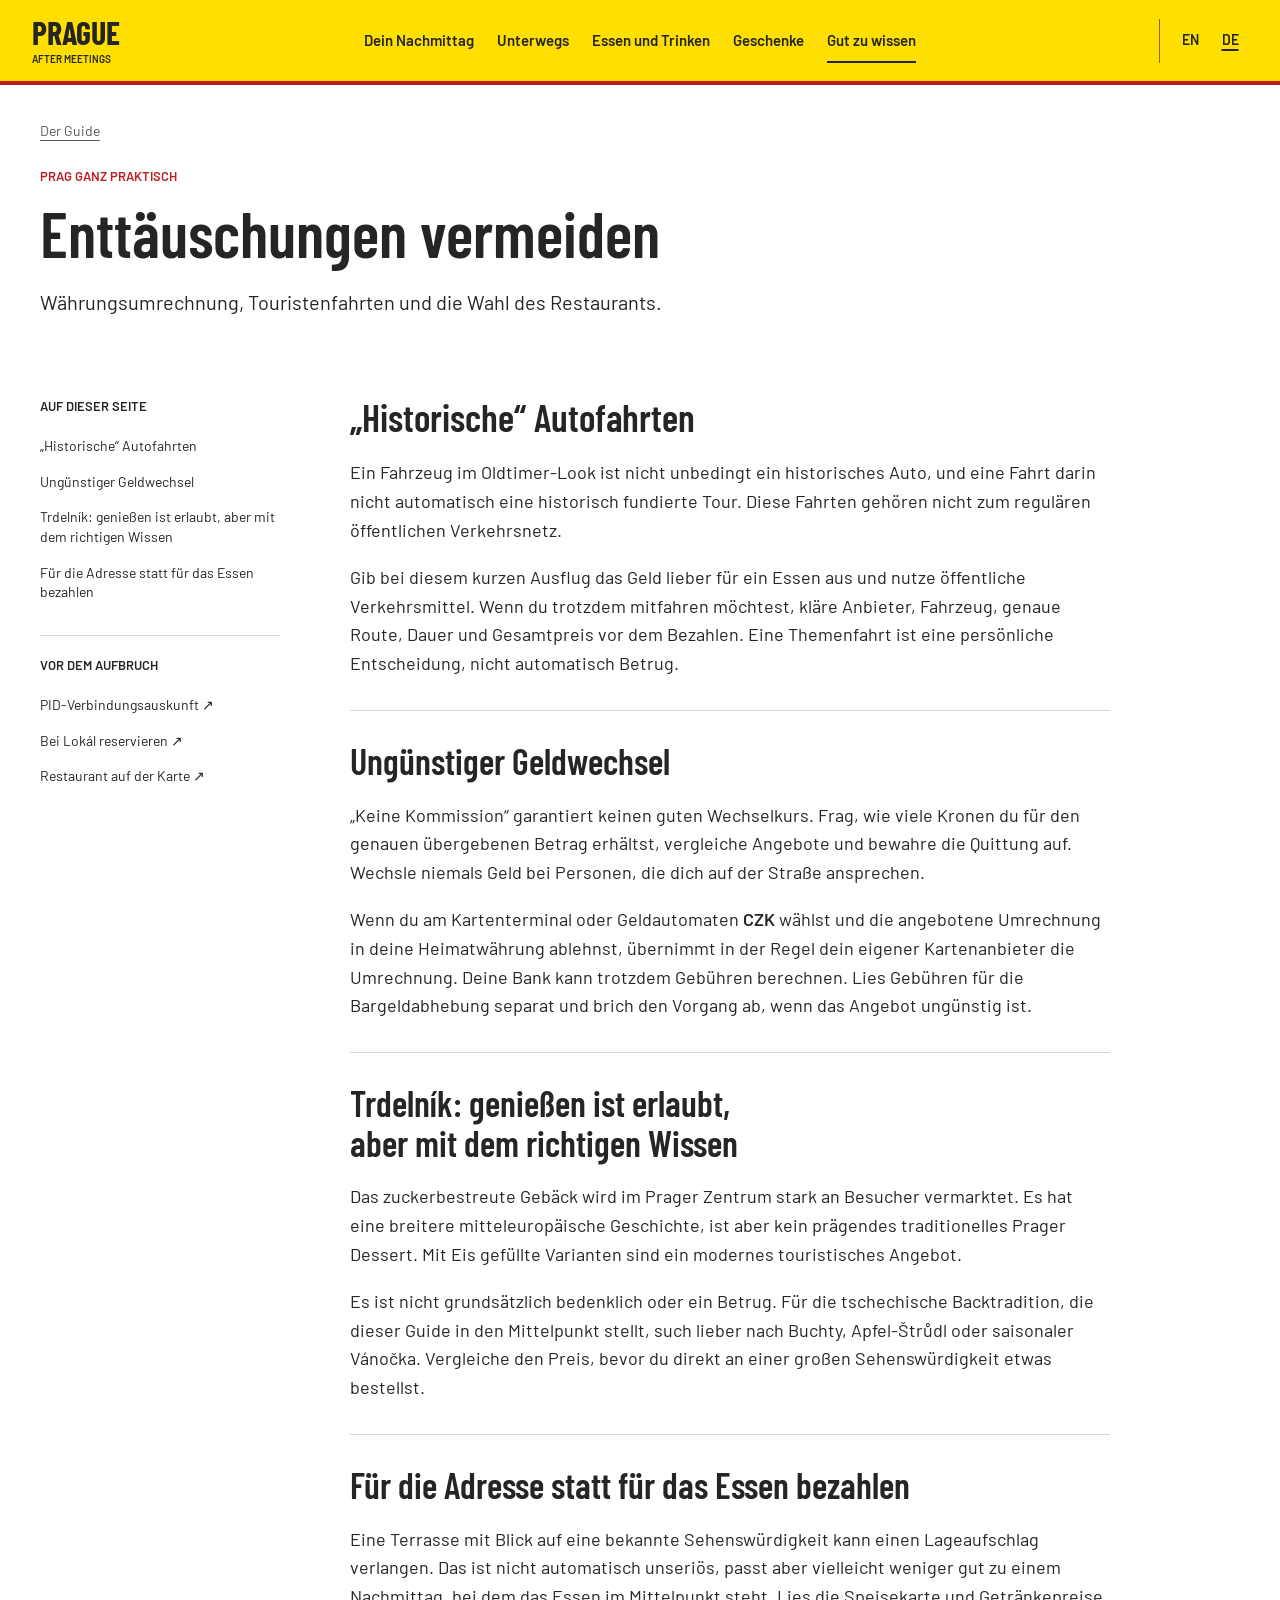
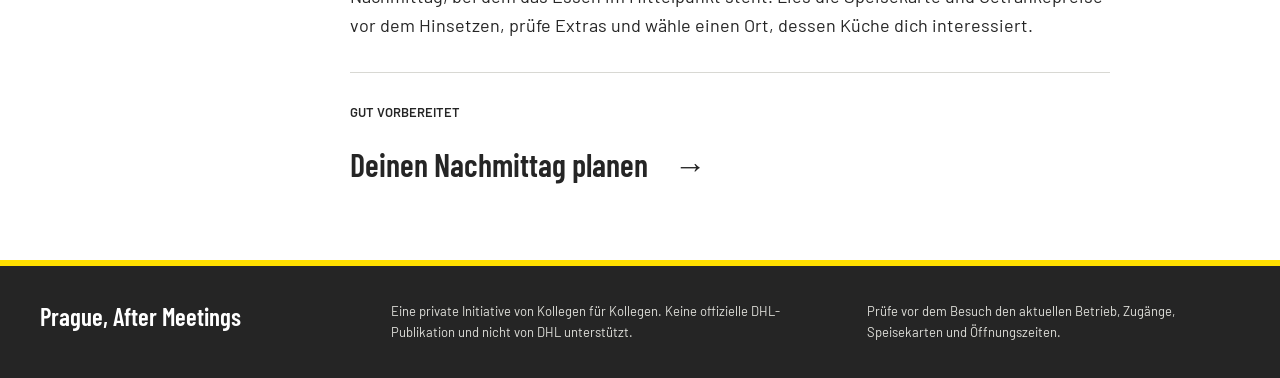
<file: de/avoid/index.html>
<!DOCTYPE html><html lang="de"> <head><meta charset="utf-8"><meta name="viewport" content="width=device-width"><title>Enttäuschungen vermeiden | Prag nach den Meetings</title><meta name="description" content="Währungsumrechnung, Touristenfahrten und die Wahl des Restaurants."><meta name="theme-color" content="#ffdf00"><link rel="icon" type="image/x-icon" href="/favicon.ico"><link rel="canonical" href="https://prague-after-meetings.lukascech.cz/de/avoid/"><link rel="alternate" hreflang="en" href="https://prague-after-meetings.lukascech.cz/en/avoid/"><link rel="alternate" hreflang="de" href="https://prague-after-meetings.lukascech.cz/de/avoid/"><link rel="alternate" hreflang="x-default" href="https://prague-after-meetings.lukascech.cz/en/avoid/"><link rel="stylesheet" href="/_astro/_section_.Df4J1UIi.css"></head> <body> <a class="skip-link" href="#main">Zum Inhalt springen</a> <header class="masthead"> <div class="masthead-inner"> <a class="wordmark" href="/de/" aria-label="Prag nach den Meetings – Startseite">PRAGUE<span>AFTER MEETINGS</span></a> <nav class="desktop-nav" aria-label="Hauptnavigation"> <a href="/de/afternoon/">Dein Nachmittag</a><a href="/de/transport/">Unterwegs</a><a href="/de/food/">Essen und Trinken</a><a href="/de/gifts/">Geschenke</a><a href="/de/avoid/" aria-current="page">Gut zu wissen</a> </nav> <nav class="language-switch" aria-label="Sprache"> <a href="/en/avoid/" lang="en" hreflang="en" aria-label="English">EN</a><a href="/de/avoid/" lang="de" hreflang="de" aria-label="Deutsch" aria-current="true">DE</a> </nav> <details class="mobile-menu"> <summary>Menü</summary> <nav aria-label="Mobile Navigation"> <a href="/de/">Start</a><a href="/de/afternoon/">Dein Nachmittag</a><a href="/de/transport/">Unterwegs</a><a href="/de/food/">Essen und Trinken</a><a href="/de/gifts/">Geschenke</a><a href="/de/avoid/" aria-current="page">Gut zu wissen</a> </nav> </details> </div> </header> <main id="main" tabindex="-1"> <header class="article-heading content-width"><a class="breadcrumb" href="/de/">Der Guide</a><p class="eyebrow">Prag ganz praktisch</p><h1>Enttäuschungen vermeiden</h1><p class="article-deck">Währungsumrechnung, Touristenfahrten und die Wahl des Restaurants.</p></header> <div class="article-layout content-width"> <aside class="article-rail"><nav aria-label="Auf dieser Seite"><p class="eyebrow">Auf dieser Seite</p><a href="#section-1">„Historische“ Autofahrten</a><a href="#section-2">Ungünstiger Geldwechsel</a><a href="#section-3">Trdelník: genießen ist erlaubt, aber mit dem richtigen Wissen</a><a href="#section-4">Für die Adresse statt für das Essen bezahlen</a></nav><div class="practical-links"><p class="eyebrow">Vor dem Aufbruch</p><a href="https://pidlitacka.cz/en">PID-Verbindungsauskunft ↗</a><a href="https://lokal-ubilekuzelky.ambi.cz/en/">Bei Lokál reservieren ↗</a><a href="https://www.google.com/maps/search/?api=1&query=Lok%C3%A1l+U+B%C3%ADl%C3%A9+ku%C5%BEelky+Prague">Restaurant auf der Karte ↗</a></div></aside> <article class="article-body"><section id="section-1">  <h2>„Historische“ Autofahrten</h2><div class="prose"><p>Ein Fahrzeug im Oldtimer-Look ist nicht unbedingt ein historisches Auto, und eine Fahrt darin nicht automatisch eine historisch fundierte Tour. Diese Fahrten gehören nicht zum regulären öffentlichen Verkehrsnetz.</p>
<p>Gib bei diesem kurzen Ausflug das Geld lieber für ein Essen aus und nutze öffentliche Verkehrsmittel. Wenn du trotzdem mitfahren möchtest, kläre Anbieter, Fahrzeug, genaue Route, Dauer und Gesamtpreis vor dem Bezahlen. Eine Themenfahrt ist eine persönliche Entscheidung, nicht automatisch Betrug.</p></div> </section><section id="section-2">  <h2>Ungünstiger Geldwechsel</h2><div class="prose"><p>„Keine Kommission“ garantiert keinen guten Wechselkurs. Frag, wie viele Kronen du für den genauen übergebenen Betrag erhältst, vergleiche Angebote und bewahre die Quittung auf. Wechsle niemals Geld bei Personen, die dich auf der Straße ansprechen.</p>
<p>Wenn du am Kartenterminal oder Geldautomaten <strong>CZK</strong> wählst und die angebotene Umrechnung in deine Heimatwährung ablehnst, übernimmt in der Regel dein eigener Kartenanbieter die Umrechnung. Deine Bank kann trotzdem Gebühren berechnen. Lies Gebühren für die Bargeldabhebung separat und brich den Vorgang ab, wenn das Angebot ungünstig ist.</p></div> </section><section id="section-3">  <h2>Trdelník: genießen ist erlaubt, aber mit dem richtigen Wissen</h2><div class="prose"><p>Das zuckerbestreute Gebäck wird im Prager Zentrum stark an Besucher vermarktet. Es hat eine breitere mitteleuropäische Geschichte, ist aber kein prägendes traditionelles Prager Dessert. Mit Eis gefüllte Varianten sind ein modernes touristisches Angebot.</p>
<p>Es ist nicht grundsätzlich bedenklich oder ein Betrug. Für die tschechische Backtradition, die dieser Guide in den Mittelpunkt stellt, such lieber nach Buchty, Apfel-Štrůdl oder saisonaler Vánočka. Vergleiche den Preis, bevor du direkt an einer großen Sehenswürdigkeit etwas bestellst.</p></div> </section><section id="section-4">  <h2>Für die Adresse statt für das Essen bezahlen</h2><div class="prose"><p>Eine Terrasse mit Blick auf eine bekannte Sehenswürdigkeit kann einen Lageaufschlag verlangen. Das ist nicht automatisch unseriös, passt aber vielleicht weniger gut zu einem Nachmittag, bei dem das Essen im Mittelpunkt steht. Lies die Speisekarte und Getränkepreise vor dem Hinsetzen, prüfe Extras und wähle einen Ort, dessen Küche dich interessiert.</p></div> </section> <nav class="next-section" aria-label="Weiterlesen"><span class="eyebrow">Gut vorbereitet</span><a href="/de/afternoon/">Deinen Nachmittag planen <span aria-hidden="true">→</span></a></nav> </article> </div> </main> <footer class="footer"> <div class="footer-inner"> <a class="footer-brand" href="/de/">Prague, After Meetings</a> <p>Eine private Initiative von Kollegen für Kollegen. Keine offizielle DHL-Publikation und nicht von DHL unterstützt.</p> <p>Prüfe vor dem Besuch den aktuellen Betrieb, Zugänge, Speisekarten und Öffnungszeiten.</p> </div> </footer> </body></html>
</file>
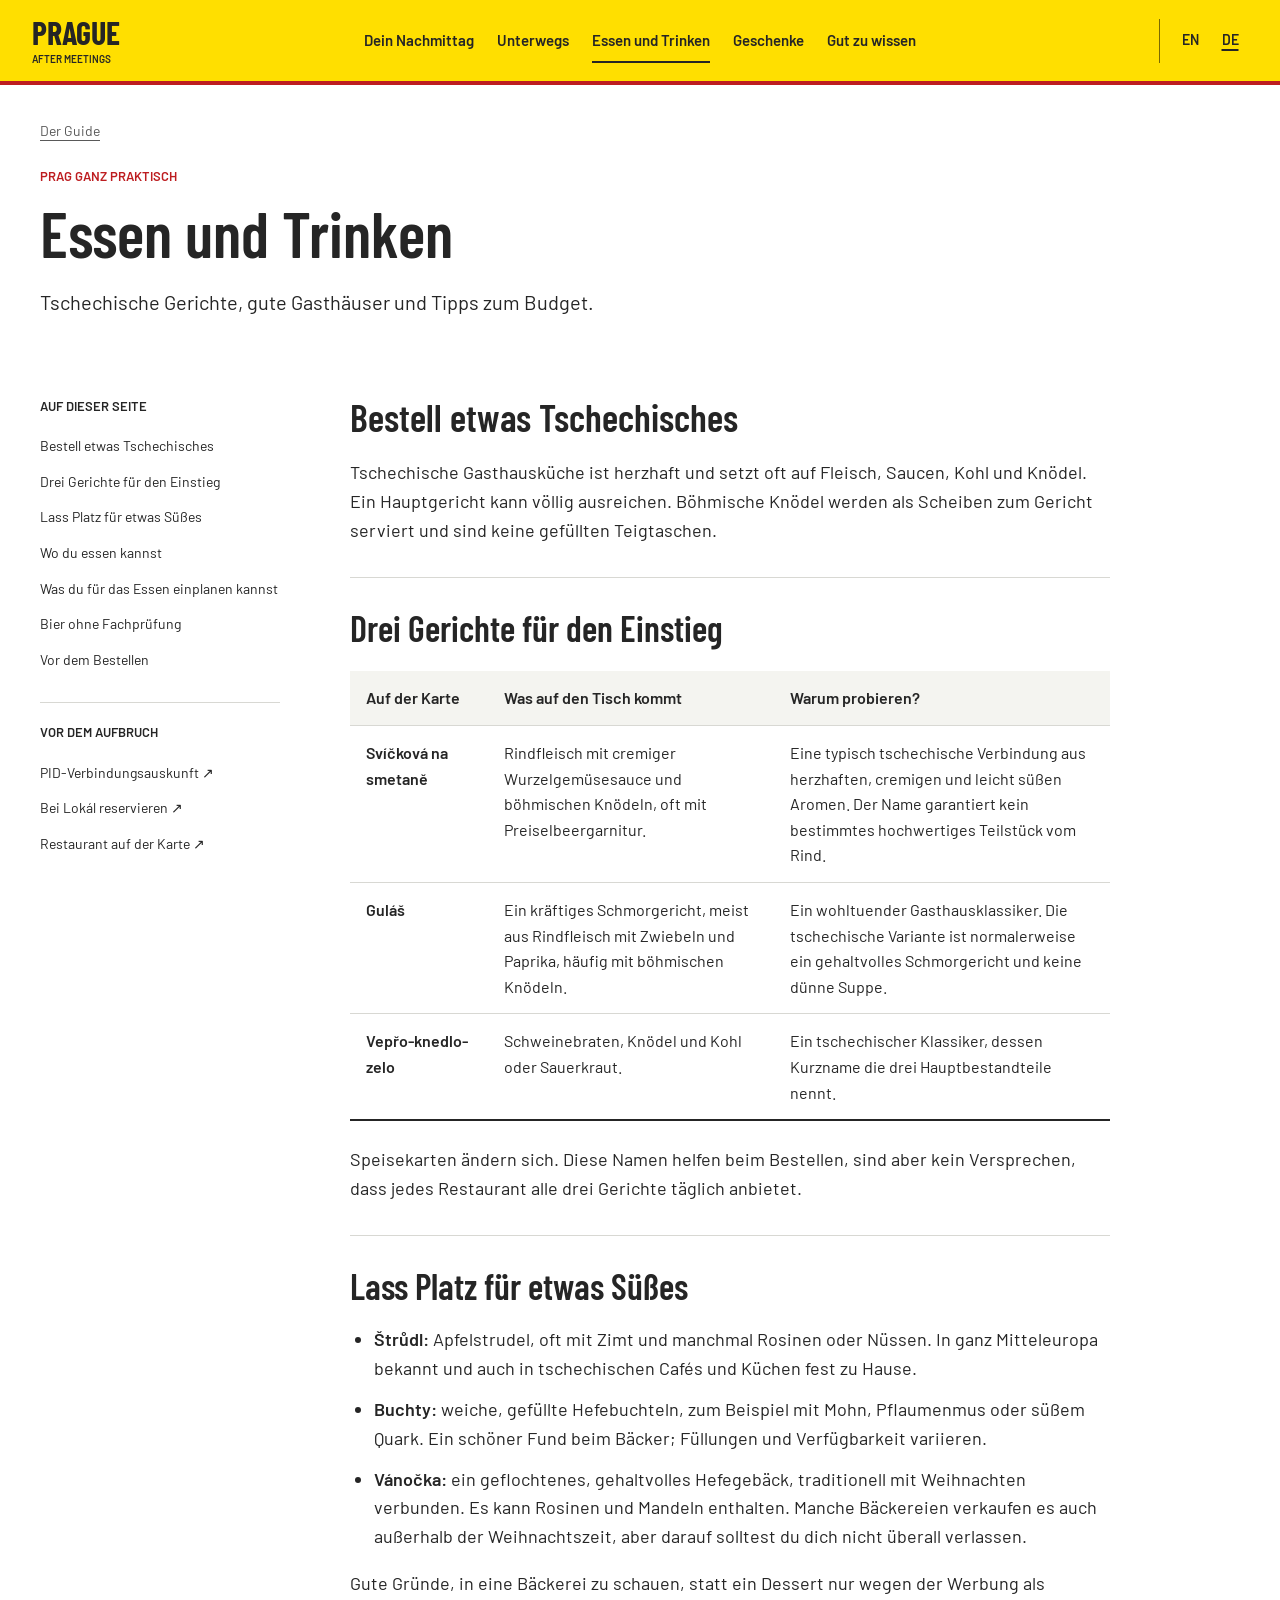
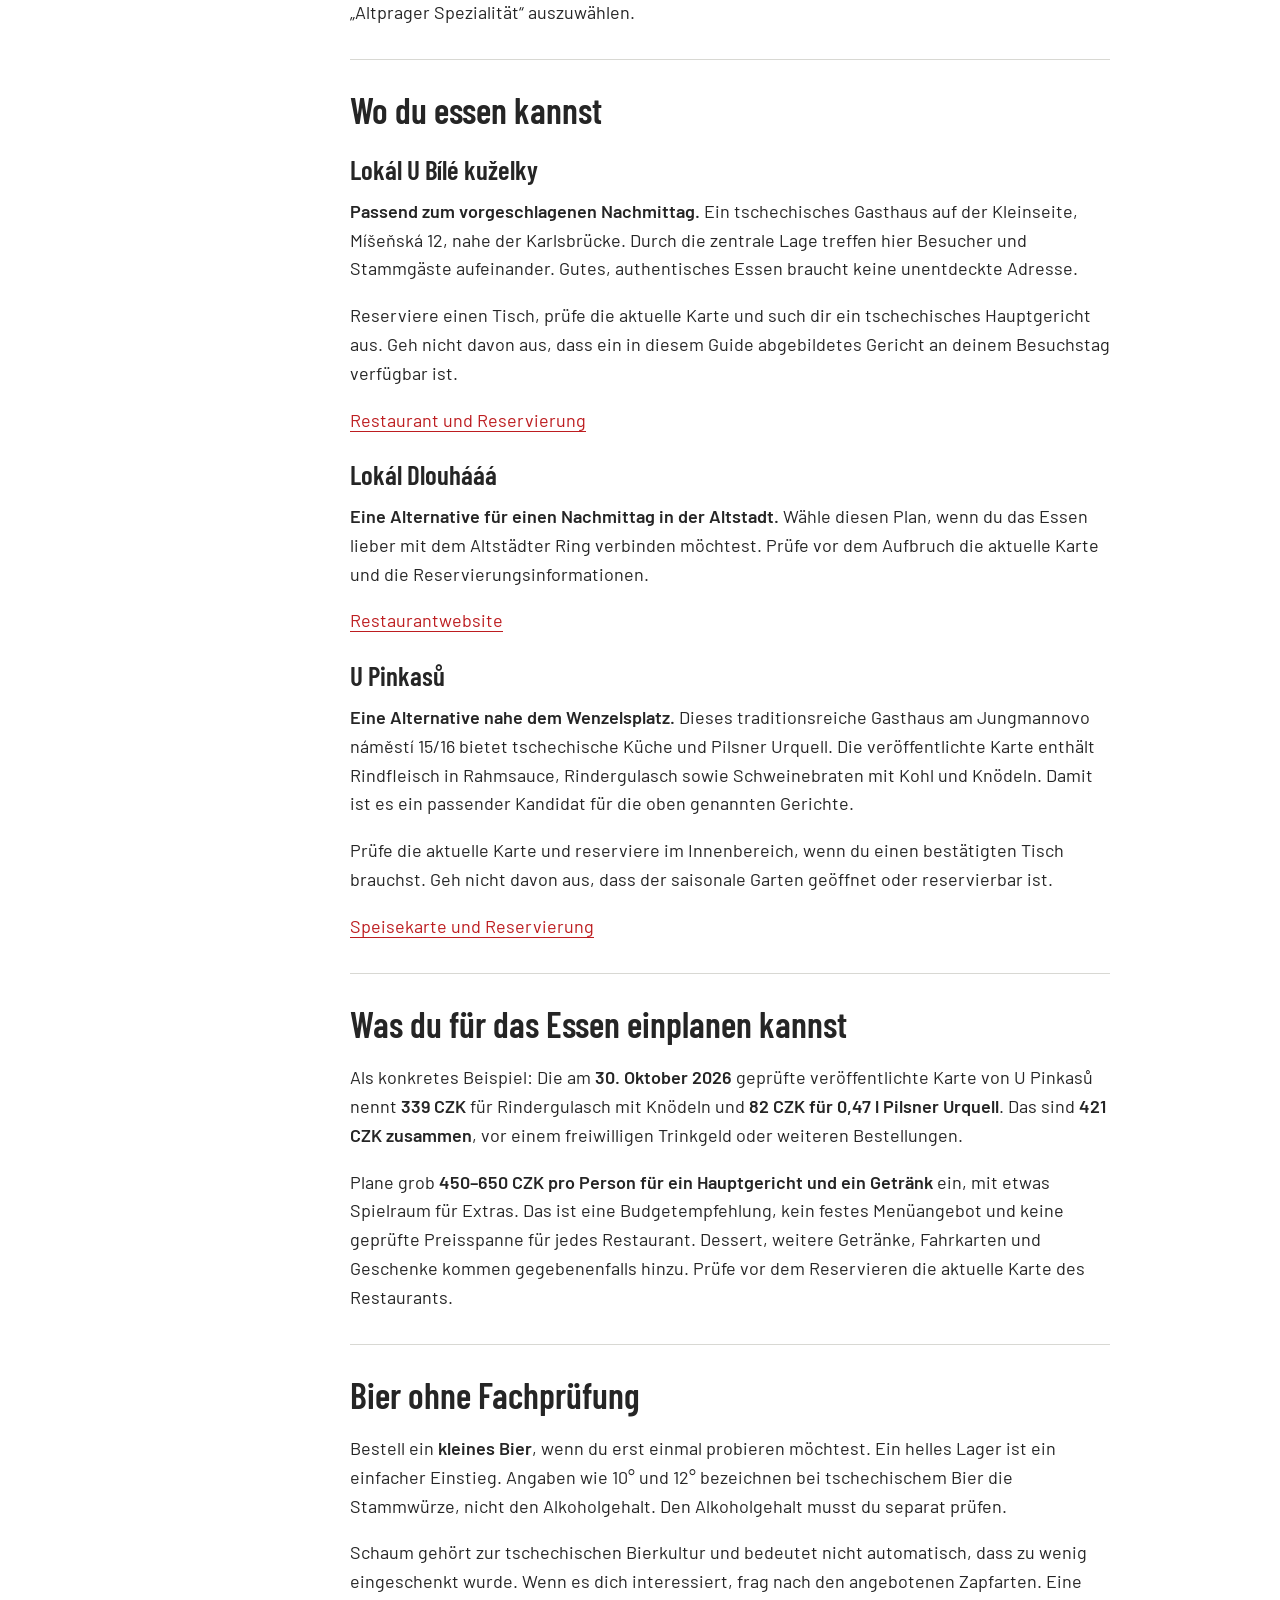
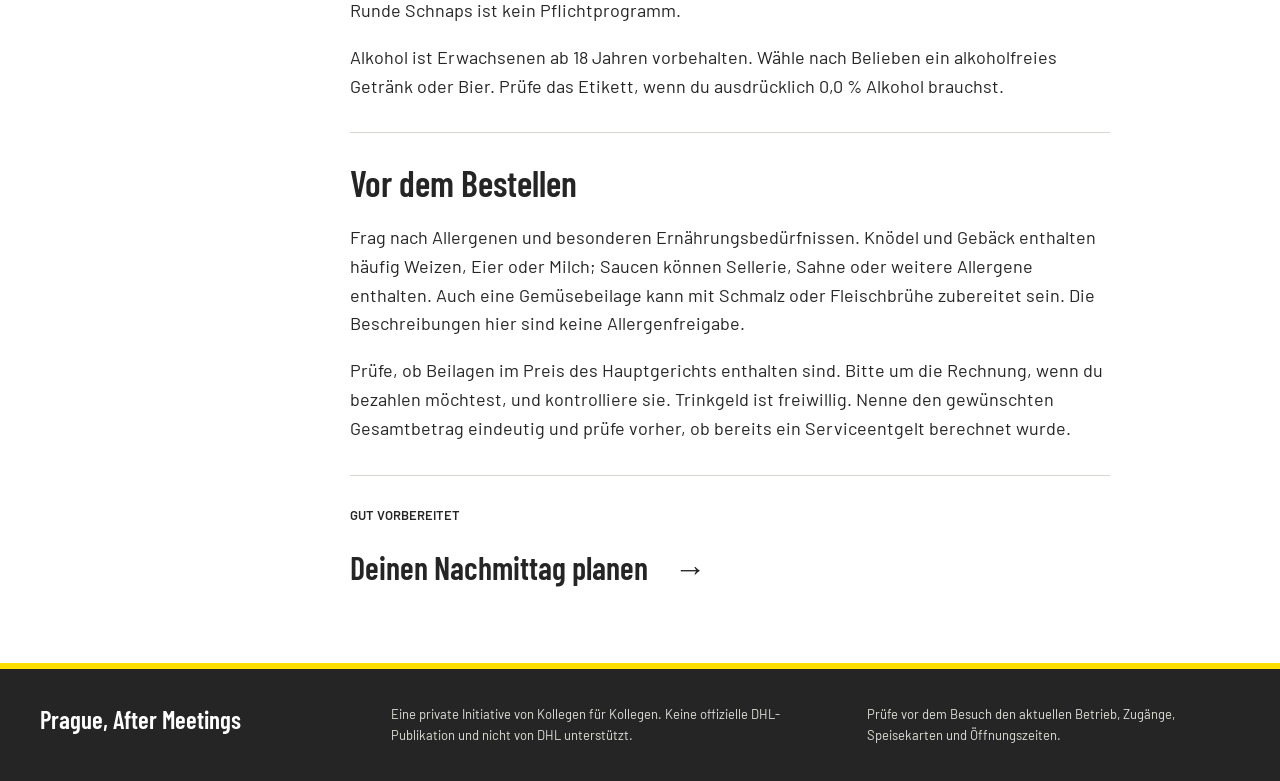
<file: de/food/index.html>
<!DOCTYPE html><html lang="de"> <head><meta charset="utf-8"><meta name="viewport" content="width=device-width"><title>Essen und Trinken | Prag nach den Meetings</title><meta name="description" content="Tschechische Gerichte, gute Gasthäuser und Tipps zum Budget."><meta name="theme-color" content="#ffdf00"><link rel="icon" type="image/x-icon" href="/favicon.ico"><link rel="canonical" href="https://prague-after-meetings.lukascech.cz/de/food/"><link rel="alternate" hreflang="en" href="https://prague-after-meetings.lukascech.cz/en/food/"><link rel="alternate" hreflang="de" href="https://prague-after-meetings.lukascech.cz/de/food/"><link rel="alternate" hreflang="x-default" href="https://prague-after-meetings.lukascech.cz/en/food/"><link rel="stylesheet" href="/_astro/_section_.Df4J1UIi.css"></head> <body> <a class="skip-link" href="#main">Zum Inhalt springen</a> <header class="masthead"> <div class="masthead-inner"> <a class="wordmark" href="/de/" aria-label="Prag nach den Meetings – Startseite">PRAGUE<span>AFTER MEETINGS</span></a> <nav class="desktop-nav" aria-label="Hauptnavigation"> <a href="/de/afternoon/">Dein Nachmittag</a><a href="/de/transport/">Unterwegs</a><a href="/de/food/" aria-current="page">Essen und Trinken</a><a href="/de/gifts/">Geschenke</a><a href="/de/avoid/">Gut zu wissen</a> </nav> <nav class="language-switch" aria-label="Sprache"> <a href="/en/food/" lang="en" hreflang="en" aria-label="English">EN</a><a href="/de/food/" lang="de" hreflang="de" aria-label="Deutsch" aria-current="true">DE</a> </nav> <details class="mobile-menu"> <summary>Menü</summary> <nav aria-label="Mobile Navigation"> <a href="/de/">Start</a><a href="/de/afternoon/">Dein Nachmittag</a><a href="/de/transport/">Unterwegs</a><a href="/de/food/" aria-current="page">Essen und Trinken</a><a href="/de/gifts/">Geschenke</a><a href="/de/avoid/">Gut zu wissen</a> </nav> </details> </div> </header> <main id="main" tabindex="-1"> <header class="article-heading content-width"><a class="breadcrumb" href="/de/">Der Guide</a><p class="eyebrow">Prag ganz praktisch</p><h1>Essen und Trinken</h1><p class="article-deck">Tschechische Gerichte, gute Gasthäuser und Tipps zum Budget.</p></header> <div class="article-layout content-width"> <aside class="article-rail"><nav aria-label="Auf dieser Seite"><p class="eyebrow">Auf dieser Seite</p><a href="#section-1">Bestell etwas Tschechisches</a><a href="#section-2">Drei Gerichte für den Einstieg</a><a href="#section-3">Lass Platz für etwas Süßes</a><a href="#section-4">Wo du essen kannst</a><a href="#section-5">Was du für das Essen einplanen kannst</a><a href="#section-6">Bier ohne Fachprüfung</a><a href="#section-7">Vor dem Bestellen</a></nav><div class="practical-links"><p class="eyebrow">Vor dem Aufbruch</p><a href="https://pidlitacka.cz/en">PID-Verbindungsauskunft ↗</a><a href="https://lokal-ubilekuzelky.ambi.cz/en/">Bei Lokál reservieren ↗</a><a href="https://www.google.com/maps/search/?api=1&query=Lok%C3%A1l+U+B%C3%ADl%C3%A9+ku%C5%BEelky+Prague">Restaurant auf der Karte ↗</a></div></aside> <article class="article-body"><section id="section-1">  <h2>Bestell etwas Tschechisches</h2><div class="prose"><p>Tschechische Gasthausküche ist herzhaft und setzt oft auf Fleisch, Saucen, Kohl und Knödel. Ein Hauptgericht kann völlig ausreichen. Böhmische Knödel werden als Scheiben zum Gericht serviert und sind keine gefüllten Teigtaschen.</p></div> </section><section id="section-2">  <h2>Drei Gerichte für den Einstieg</h2><div class="prose"><table>
<thead>
<tr>
<th>Auf der Karte</th>
<th>Was auf den Tisch kommt</th>
<th>Warum probieren?</th>
</tr>
</thead>
<tbody>
<tr>
<td><strong>Svíčková na smetaně</strong></td>
<td>Rindfleisch mit cremiger Wurzelgemüsesauce und böhmischen Knödeln, oft mit Preiselbeergarnitur.</td>
<td>Eine typisch tschechische Verbindung aus herzhaften, cremigen und leicht süßen Aromen. Der Name garantiert kein bestimmtes hochwertiges Teilstück vom Rind.</td>
</tr>
<tr>
<td><strong>Guláš</strong></td>
<td>Ein kräftiges Schmorgericht, meist aus Rindfleisch mit Zwiebeln und Paprika, häufig mit böhmischen Knödeln.</td>
<td>Ein wohltuender Gasthausklassiker. Die tschechische Variante ist normalerweise ein gehaltvolles Schmorgericht und keine dünne Suppe.</td>
</tr>
<tr>
<td><strong>Vepřo-knedlo-zelo</strong></td>
<td>Schweinebraten, Knödel und Kohl oder Sauerkraut.</td>
<td>Ein tschechischer Klassiker, dessen Kurzname die drei Hauptbestandteile nennt.</td>
</tr>
</tbody>
</table>
<p>Speisekarten ändern sich. Diese Namen helfen beim Bestellen, sind aber kein Versprechen, dass jedes Restaurant alle drei Gerichte täglich anbietet.</p></div> </section><section id="section-3">  <h2>Lass Platz für etwas Süßes</h2><div class="prose"><ul>
<li><strong>Štrůdl:</strong> Apfelstrudel, oft mit Zimt und manchmal Rosinen oder Nüssen. In ganz Mitteleuropa bekannt und auch in tschechischen Cafés und Küchen fest zu Hause.</li>
<li><strong>Buchty:</strong> weiche, gefüllte Hefebuchteln, zum Beispiel mit Mohn, Pflaumenmus oder süßem Quark. Ein schöner Fund beim Bäcker; Füllungen und Verfügbarkeit variieren.</li>
<li><strong>Vánočka:</strong> ein geflochtenes, gehaltvolles Hefegebäck, traditionell mit Weihnachten verbunden. Es kann Rosinen und Mandeln enthalten. Manche Bäckereien verkaufen es auch außerhalb der Weihnachtszeit, aber darauf solltest du dich nicht überall verlassen.</li>
</ul>
<p>Gute Gründe, in eine Bäckerei zu schauen, statt ein Dessert nur wegen der Werbung als „Altprager Spezialität“ auszuwählen.</p></div> </section><section id="section-4">  <h2>Wo du essen kannst</h2><div class="prose"><h3>Lokál U Bílé kuželky</h3>
<p><strong>Passend zum vorgeschlagenen Nachmittag.</strong> Ein tschechisches Gasthaus auf der Kleinseite, Míšeňská 12, nahe der Karlsbrücke. Durch die zentrale Lage treffen hier Besucher und Stammgäste aufeinander. Gutes, authentisches Essen braucht keine unentdeckte Adresse.</p>
<p>Reserviere einen Tisch, prüfe die aktuelle Karte und such dir ein tschechisches Hauptgericht aus. Geh nicht davon aus, dass ein in diesem Guide abgebildetes Gericht an deinem Besuchstag verfügbar ist.</p>
<p><a href="https://lokal-ubilekuzelky.ambi.cz/en/">Restaurant und Reservierung</a></p>
<h3>Lokál Dlouhááá</h3>
<p><strong>Eine Alternative für einen Nachmittag in der Altstadt.</strong> Wähle diesen Plan, wenn du das Essen lieber mit dem Altstädter Ring verbinden möchtest. Prüfe vor dem Aufbruch die aktuelle Karte und die Reservierungsinformationen.</p>
<p><a href="https://lokal-dlouha.ambi.cz/en/">Restaurantwebsite</a></p>
<h3>U Pinkasů</h3>
<p><strong>Eine Alternative nahe dem Wenzelsplatz.</strong> Dieses traditionsreiche Gasthaus am Jungmannovo náměstí 15/16 bietet tschechische Küche und Pilsner Urquell. Die veröffentlichte Karte enthält Rindfleisch in Rahmsauce, Rindergulasch sowie Schweinebraten mit Kohl und Knödeln. Damit ist es ein passender Kandidat für die oben genannten Gerichte.</p>
<p>Prüfe die aktuelle Karte und reserviere im Innenbereich, wenn du einen bestätigten Tisch brauchst. Geh nicht davon aus, dass der saisonale Garten geöffnet oder reservierbar ist.</p>
<p><a href="https://www.upinkasu.com/">Speisekarte und Reservierung</a></p></div> </section><section id="section-5">  <h2>Was du für das Essen einplanen kannst</h2><div class="prose"><p>Als konkretes Beispiel: Die am <strong>30. Oktober 2026</strong> geprüfte veröffentlichte Karte von U Pinkasů nennt <strong>339 CZK</strong> für Rindergulasch mit Knödeln und <strong>82 CZK für 0,47 l Pilsner Urquell</strong>. Das sind <strong>421 CZK zusammen</strong>, vor einem freiwilligen Trinkgeld oder weiteren Bestellungen.</p>
<p>Plane grob <strong>450–650 CZK pro Person für ein Hauptgericht und ein Getränk</strong> ein, mit etwas Spielraum für Extras. Das ist eine Budgetempfehlung, kein festes Menüangebot und keine geprüfte Preisspanne für jedes Restaurant. Dessert, weitere Getränke, Fahrkarten und Geschenke kommen gegebenenfalls hinzu. Prüfe vor dem Reservieren die aktuelle Karte des Restaurants.</p></div> </section><section id="section-6">  <h2>Bier ohne Fachprüfung</h2><div class="prose"><p>Bestell ein <strong>kleines Bier</strong>, wenn du erst einmal probieren möchtest. Ein helles Lager ist ein einfacher Einstieg. Angaben wie 10° und 12° bezeichnen bei tschechischem Bier die Stammwürze, nicht den Alkoholgehalt. Den Alkoholgehalt musst du separat prüfen.</p>
<p>Schaum gehört zur tschechischen Bierkultur und bedeutet nicht automatisch, dass zu wenig eingeschenkt wurde. Wenn es dich interessiert, frag nach den angebotenen Zapfarten. Eine Runde Schnaps ist kein Pflichtprogramm.</p>
<p>Alkohol ist Erwachsenen ab 18 Jahren vorbehalten. Wähle nach Belieben ein alkoholfreies Getränk oder Bier. Prüfe das Etikett, wenn du ausdrücklich 0,0 % Alkohol brauchst.</p></div> </section><section id="section-7">  <h2>Vor dem Bestellen</h2><div class="prose"><p>Frag nach Allergenen und besonderen Ernährungsbedürfnissen. Knödel und Gebäck enthalten häufig Weizen, Eier oder Milch; Saucen können Sellerie, Sahne oder weitere Allergene enthalten. Auch eine Gemüsebeilage kann mit Schmalz oder Fleischbrühe zubereitet sein. Die Beschreibungen hier sind keine Allergenfreigabe.</p>
<p>Prüfe, ob Beilagen im Preis des Hauptgerichts enthalten sind. Bitte um die Rechnung, wenn du bezahlen möchtest, und kontrolliere sie. Trinkgeld ist freiwillig. Nenne den gewünschten Gesamtbetrag eindeutig und prüfe vorher, ob bereits ein Serviceentgelt berechnet wurde.</p></div> </section> <nav class="next-section" aria-label="Weiterlesen"><span class="eyebrow">Gut vorbereitet</span><a href="/de/afternoon/">Deinen Nachmittag planen <span aria-hidden="true">→</span></a></nav> </article> </div> </main> <footer class="footer"> <div class="footer-inner"> <a class="footer-brand" href="/de/">Prague, After Meetings</a> <p>Eine private Initiative von Kollegen für Kollegen. Keine offizielle DHL-Publikation und nicht von DHL unterstützt.</p> <p>Prüfe vor dem Besuch den aktuellen Betrieb, Zugänge, Speisekarten und Öffnungszeiten.</p> </div> </footer> </body></html>
</file>
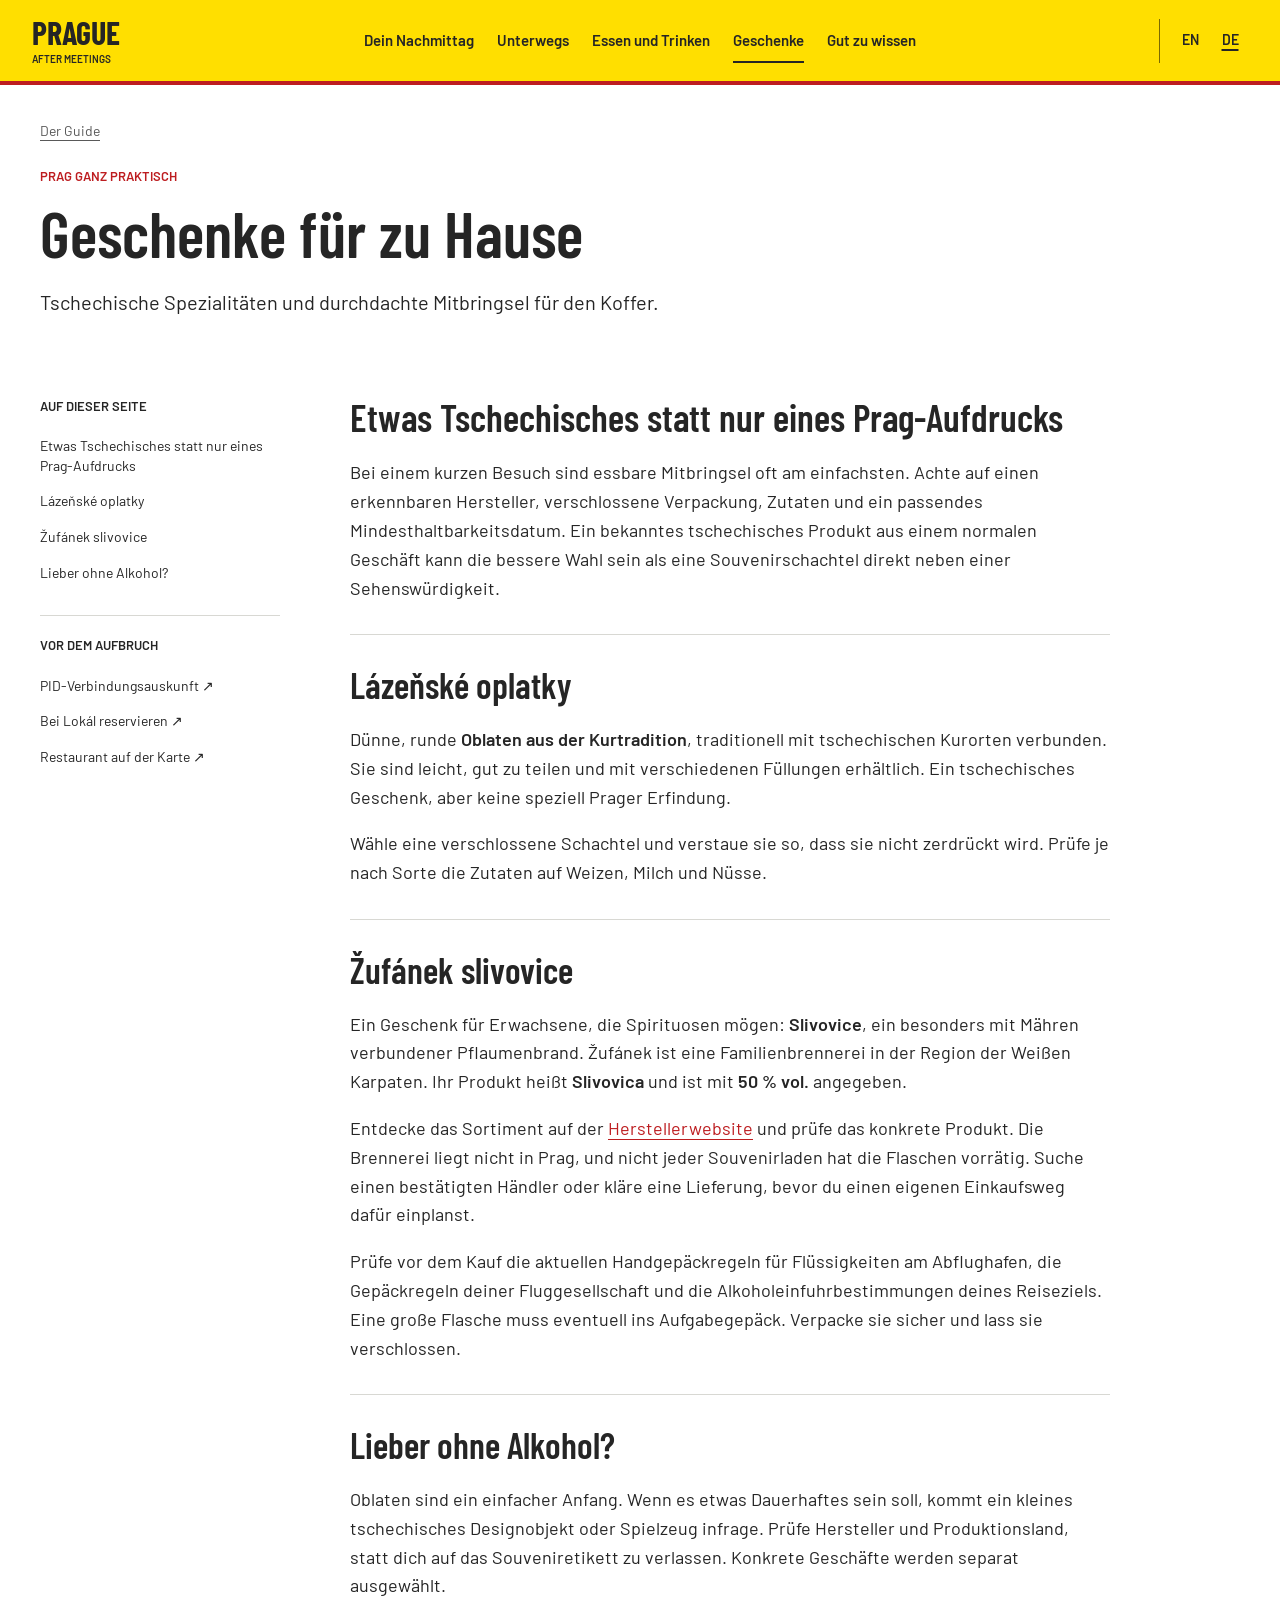
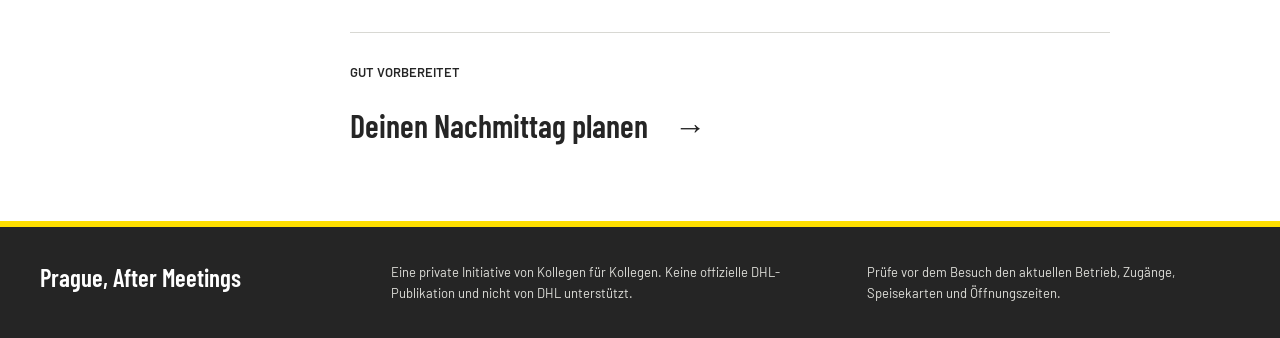
<file: de/gifts/index.html>
<!DOCTYPE html><html lang="de"> <head><meta charset="utf-8"><meta name="viewport" content="width=device-width"><title>Geschenke für zu Hause | Prag nach den Meetings</title><meta name="description" content="Tschechische Spezialitäten und durchdachte Mitbringsel für den Koffer."><meta name="theme-color" content="#ffdf00"><link rel="icon" type="image/x-icon" href="/favicon.ico"><link rel="canonical" href="https://prague-after-meetings.lukascech.cz/de/gifts/"><link rel="alternate" hreflang="en" href="https://prague-after-meetings.lukascech.cz/en/gifts/"><link rel="alternate" hreflang="de" href="https://prague-after-meetings.lukascech.cz/de/gifts/"><link rel="alternate" hreflang="x-default" href="https://prague-after-meetings.lukascech.cz/en/gifts/"><link rel="stylesheet" href="/_astro/_section_.Df4J1UIi.css"></head> <body> <a class="skip-link" href="#main">Zum Inhalt springen</a> <header class="masthead"> <div class="masthead-inner"> <a class="wordmark" href="/de/" aria-label="Prag nach den Meetings – Startseite">PRAGUE<span>AFTER MEETINGS</span></a> <nav class="desktop-nav" aria-label="Hauptnavigation"> <a href="/de/afternoon/">Dein Nachmittag</a><a href="/de/transport/">Unterwegs</a><a href="/de/food/">Essen und Trinken</a><a href="/de/gifts/" aria-current="page">Geschenke</a><a href="/de/avoid/">Gut zu wissen</a> </nav> <nav class="language-switch" aria-label="Sprache"> <a href="/en/gifts/" lang="en" hreflang="en" aria-label="English">EN</a><a href="/de/gifts/" lang="de" hreflang="de" aria-label="Deutsch" aria-current="true">DE</a> </nav> <details class="mobile-menu"> <summary>Menü</summary> <nav aria-label="Mobile Navigation"> <a href="/de/">Start</a><a href="/de/afternoon/">Dein Nachmittag</a><a href="/de/transport/">Unterwegs</a><a href="/de/food/">Essen und Trinken</a><a href="/de/gifts/" aria-current="page">Geschenke</a><a href="/de/avoid/">Gut zu wissen</a> </nav> </details> </div> </header> <main id="main" tabindex="-1"> <header class="article-heading content-width"><a class="breadcrumb" href="/de/">Der Guide</a><p class="eyebrow">Prag ganz praktisch</p><h1>Geschenke für zu Hause</h1><p class="article-deck">Tschechische Spezialitäten und durchdachte Mitbringsel für den Koffer.</p></header> <div class="article-layout content-width"> <aside class="article-rail"><nav aria-label="Auf dieser Seite"><p class="eyebrow">Auf dieser Seite</p><a href="#section-1">Etwas Tschechisches statt nur eines Prag-Aufdrucks</a><a href="#section-2">Lázeňské oplatky</a><a href="#section-3">Žufánek slivovice</a><a href="#section-4">Lieber ohne Alkohol?</a></nav><div class="practical-links"><p class="eyebrow">Vor dem Aufbruch</p><a href="https://pidlitacka.cz/en">PID-Verbindungsauskunft ↗</a><a href="https://lokal-ubilekuzelky.ambi.cz/en/">Bei Lokál reservieren ↗</a><a href="https://www.google.com/maps/search/?api=1&query=Lok%C3%A1l+U+B%C3%ADl%C3%A9+ku%C5%BEelky+Prague">Restaurant auf der Karte ↗</a></div></aside> <article class="article-body"><section id="section-1">  <h2>Etwas Tschechisches statt nur eines Prag-Aufdrucks</h2><div class="prose"><p>Bei einem kurzen Besuch sind essbare Mitbringsel oft am einfachsten. Achte auf einen erkennbaren Hersteller, verschlossene Verpackung, Zutaten und ein passendes Mindesthaltbarkeitsdatum. Ein bekanntes tschechisches Produkt aus einem normalen Geschäft kann die bessere Wahl sein als eine Souvenirschachtel direkt neben einer Sehenswürdigkeit.</p></div> </section><section id="section-2">  <h2>Lázeňské oplatky</h2><div class="prose"><p>Dünne, runde <strong>Oblaten aus der Kurtradition</strong>, traditionell mit tschechischen Kurorten verbunden. Sie sind leicht, gut zu teilen und mit verschiedenen Füllungen erhältlich. Ein tschechisches Geschenk, aber keine speziell Prager Erfindung.</p>
<p>Wähle eine verschlossene Schachtel und verstaue sie so, dass sie nicht zerdrückt wird. Prüfe je nach Sorte die Zutaten auf Weizen, Milch und Nüsse.</p></div> </section><section id="section-3">  <h2>Žufánek slivovice</h2><div class="prose"><p>Ein Geschenk für Erwachsene, die Spirituosen mögen: <strong>Slivovice</strong>, ein besonders mit Mähren verbundener Pflaumenbrand. Žufánek ist eine Familienbrennerei in der Region der Weißen Karpaten. Ihr Produkt heißt <strong>Slivovica</strong> und ist mit <strong>50 % vol.</strong> angegeben.</p>
<p>Entdecke das Sortiment auf der <a href="https://www.zufanek.cz/">Herstellerwebsite</a> und prüfe das konkrete Produkt. Die Brennerei liegt nicht in Prag, und nicht jeder Souvenirladen hat die Flaschen vorrätig. Suche einen bestätigten Händler oder kläre eine Lieferung, bevor du einen eigenen Einkaufsweg dafür einplanst.</p>
<p>Prüfe vor dem Kauf die aktuellen Handgepäckregeln für Flüssigkeiten am Abflughafen, die Gepäckregeln deiner Fluggesellschaft und die Alkoholeinfuhrbestimmungen deines Reiseziels. Eine große Flasche muss eventuell ins Aufgabegepäck. Verpacke sie sicher und lass sie verschlossen.</p></div> </section><section id="section-4">  <h2>Lieber ohne Alkohol?</h2><div class="prose"><p>Oblaten sind ein einfacher Anfang. Wenn es etwas Dauerhaftes sein soll, kommt ein kleines tschechisches Designobjekt oder Spielzeug infrage. Prüfe Hersteller und Produktionsland, statt dich auf das Souveniretikett zu verlassen. Konkrete Geschäfte werden separat ausgewählt.</p></div> </section> <nav class="next-section" aria-label="Weiterlesen"><span class="eyebrow">Gut vorbereitet</span><a href="/de/afternoon/">Deinen Nachmittag planen <span aria-hidden="true">→</span></a></nav> </article> </div> </main> <footer class="footer"> <div class="footer-inner"> <a class="footer-brand" href="/de/">Prague, After Meetings</a> <p>Eine private Initiative von Kollegen für Kollegen. Keine offizielle DHL-Publikation und nicht von DHL unterstützt.</p> <p>Prüfe vor dem Besuch den aktuellen Betrieb, Zugänge, Speisekarten und Öffnungszeiten.</p> </div> </footer> </body></html>
</file>
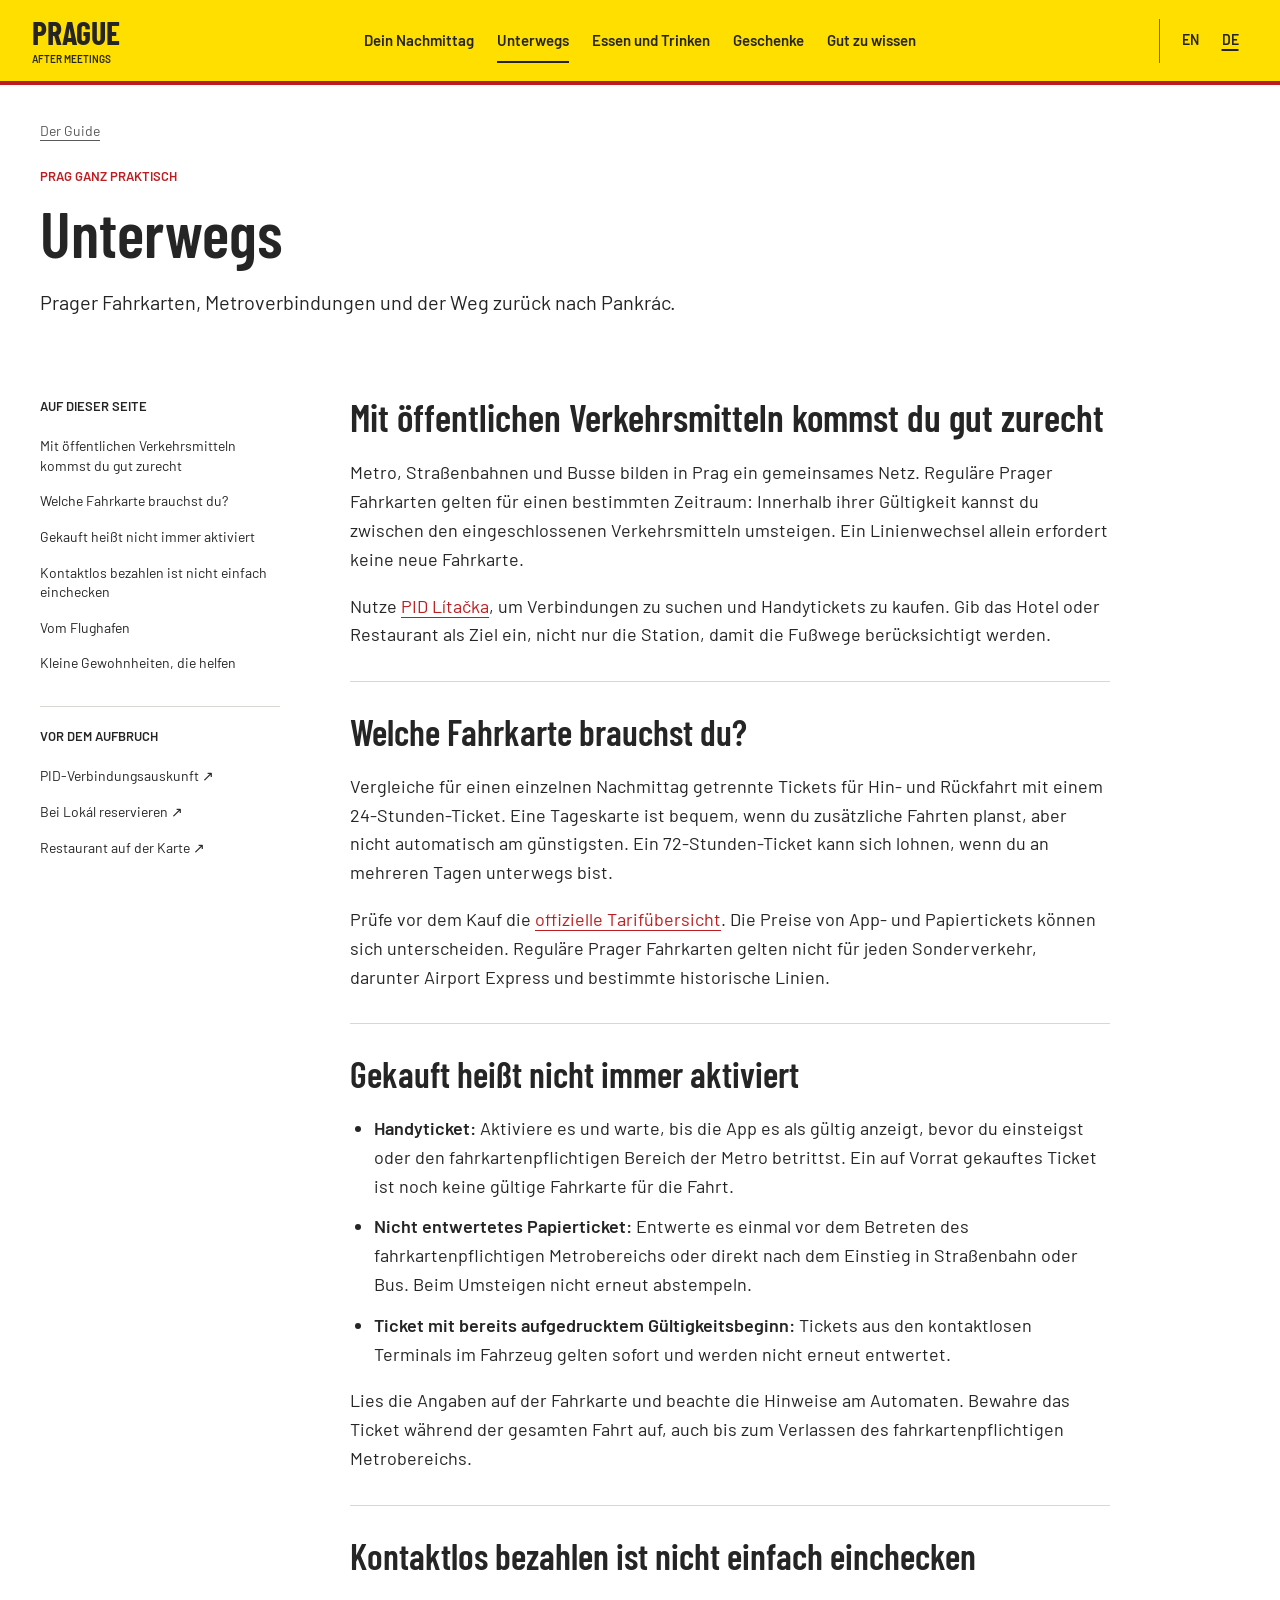
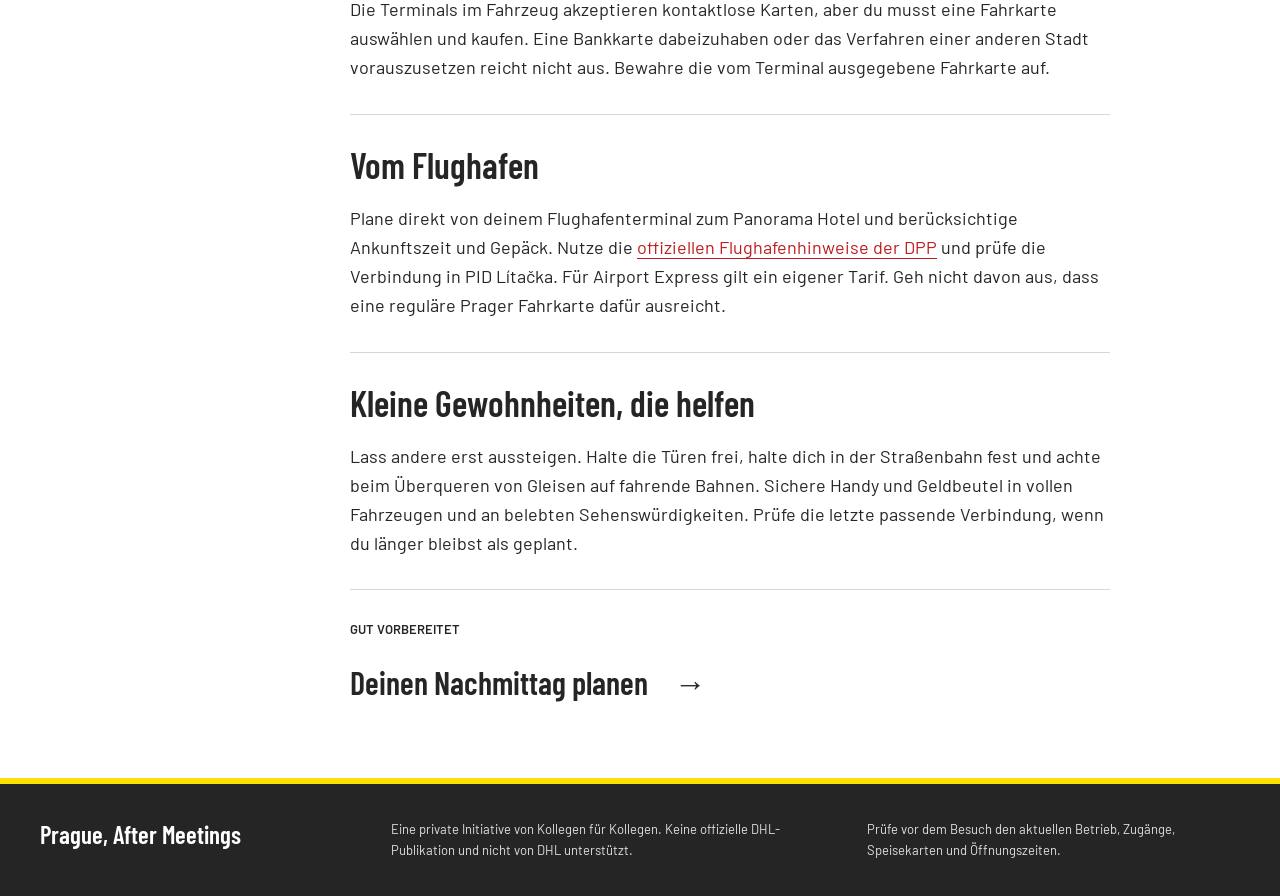
<file: de/transport/index.html>
<!DOCTYPE html><html lang="de"> <head><meta charset="utf-8"><meta name="viewport" content="width=device-width"><title>Unterwegs | Prag nach den Meetings</title><meta name="description" content="Prager Fahrkarten, Metroverbindungen und der Weg zurück nach Pankrác."><meta name="theme-color" content="#ffdf00"><link rel="icon" type="image/x-icon" href="/favicon.ico"><link rel="canonical" href="https://prague-after-meetings.lukascech.cz/de/transport/"><link rel="alternate" hreflang="en" href="https://prague-after-meetings.lukascech.cz/en/transport/"><link rel="alternate" hreflang="de" href="https://prague-after-meetings.lukascech.cz/de/transport/"><link rel="alternate" hreflang="x-default" href="https://prague-after-meetings.lukascech.cz/en/transport/"><link rel="stylesheet" href="/_astro/_section_.Df4J1UIi.css"></head> <body> <a class="skip-link" href="#main">Zum Inhalt springen</a> <header class="masthead"> <div class="masthead-inner"> <a class="wordmark" href="/de/" aria-label="Prag nach den Meetings – Startseite">PRAGUE<span>AFTER MEETINGS</span></a> <nav class="desktop-nav" aria-label="Hauptnavigation"> <a href="/de/afternoon/">Dein Nachmittag</a><a href="/de/transport/" aria-current="page">Unterwegs</a><a href="/de/food/">Essen und Trinken</a><a href="/de/gifts/">Geschenke</a><a href="/de/avoid/">Gut zu wissen</a> </nav> <nav class="language-switch" aria-label="Sprache"> <a href="/en/transport/" lang="en" hreflang="en" aria-label="English">EN</a><a href="/de/transport/" lang="de" hreflang="de" aria-label="Deutsch" aria-current="true">DE</a> </nav> <details class="mobile-menu"> <summary>Menü</summary> <nav aria-label="Mobile Navigation"> <a href="/de/">Start</a><a href="/de/afternoon/">Dein Nachmittag</a><a href="/de/transport/" aria-current="page">Unterwegs</a><a href="/de/food/">Essen und Trinken</a><a href="/de/gifts/">Geschenke</a><a href="/de/avoid/">Gut zu wissen</a> </nav> </details> </div> </header> <main id="main" tabindex="-1"> <header class="article-heading content-width"><a class="breadcrumb" href="/de/">Der Guide</a><p class="eyebrow">Prag ganz praktisch</p><h1>Unterwegs</h1><p class="article-deck">Prager Fahrkarten, Metroverbindungen und der Weg zurück nach Pankrác.</p></header> <div class="article-layout content-width"> <aside class="article-rail"><nav aria-label="Auf dieser Seite"><p class="eyebrow">Auf dieser Seite</p><a href="#section-1">Mit öffentlichen Verkehrsmitteln kommst du gut zurecht</a><a href="#section-2">Welche Fahrkarte brauchst du?</a><a href="#section-3">Gekauft heißt nicht immer aktiviert</a><a href="#section-4">Kontaktlos bezahlen ist nicht einfach einchecken</a><a href="#section-5">Vom Flughafen</a><a href="#section-6">Kleine Gewohnheiten, die helfen</a></nav><div class="practical-links"><p class="eyebrow">Vor dem Aufbruch</p><a href="https://pidlitacka.cz/en">PID-Verbindungsauskunft ↗</a><a href="https://lokal-ubilekuzelky.ambi.cz/en/">Bei Lokál reservieren ↗</a><a href="https://www.google.com/maps/search/?api=1&query=Lok%C3%A1l+U+B%C3%ADl%C3%A9+ku%C5%BEelky+Prague">Restaurant auf der Karte ↗</a></div></aside> <article class="article-body"><section id="section-1">  <h2>Mit öffentlichen Verkehrsmitteln kommst du gut zurecht</h2><div class="prose"><p>Metro, Straßenbahnen und Busse bilden in Prag ein gemeinsames Netz. Reguläre Prager Fahrkarten gelten für einen bestimmten Zeitraum: Innerhalb ihrer Gültigkeit kannst du zwischen den eingeschlossenen Verkehrsmitteln umsteigen. Ein Linienwechsel allein erfordert keine neue Fahrkarte.</p>
<p>Nutze <a href="https://pidlitacka.cz/en">PID Lítačka</a>, um Verbindungen zu suchen und Handytickets zu kaufen. Gib das Hotel oder Restaurant als Ziel ein, nicht nur die Station, damit die Fußwege berücksichtigt werden.</p></div> </section><section id="section-2">  <h2>Welche Fahrkarte brauchst du?</h2><div class="prose"><p>Vergleiche für einen einzelnen Nachmittag getrennte Tickets für Hin- und Rückfahrt mit einem 24-Stunden-Ticket. Eine Tageskarte ist bequem, wenn du zusätzliche Fahrten planst, aber nicht automatisch am günstigsten. Ein 72-Stunden-Ticket kann sich lohnen, wenn du an mehreren Tagen unterwegs bist.</p>
<p>Prüfe vor dem Kauf die <a href="https://pid.cz/en/tickets-and-fare/">offizielle Tarifübersicht</a>. Die Preise von App- und Papiertickets können sich unterscheiden. Reguläre Prager Fahrkarten gelten nicht für jeden Sonderverkehr, darunter Airport Express und bestimmte historische Linien.</p></div> </section><section id="section-3">  <h2>Gekauft heißt nicht immer aktiviert</h2><div class="prose"><ul>
<li><strong>Handyticket:</strong> Aktiviere es und warte, bis die App es als gültig anzeigt, bevor du einsteigst oder den fahrkartenpflichtigen Bereich der Metro betrittst. Ein auf Vorrat gekauftes Ticket ist noch keine gültige Fahrkarte für die Fahrt.</li>
<li><strong>Nicht entwertetes Papierticket:</strong> Entwerte es einmal vor dem Betreten des fahrkartenpflichtigen Metrobereichs oder direkt nach dem Einstieg in Straßenbahn oder Bus. Beim Umsteigen nicht erneut abstempeln.</li>
<li><strong>Ticket mit bereits aufgedrucktem Gültigkeitsbeginn:</strong> Tickets aus den kontaktlosen Terminals im Fahrzeug gelten sofort und werden nicht erneut entwertet.</li>
</ul>
<p>Lies die Angaben auf der Fahrkarte und beachte die Hinweise am Automaten. Bewahre das Ticket während der gesamten Fahrt auf, auch bis zum Verlassen des fahrkartenpflichtigen Metrobereichs.</p></div> </section><section id="section-4">  <h2>Kontaktlos bezahlen ist nicht einfach einchecken</h2><div class="prose"><p>Die Terminals im Fahrzeug akzeptieren kontaktlose Karten, aber du musst eine Fahrkarte auswählen und kaufen. Eine Bankkarte dabeizuhaben oder das Verfahren einer anderen Stadt vorauszusetzen reicht nicht aus. Bewahre die vom Terminal ausgegebene Fahrkarte auf.</p></div> </section><section id="section-5">  <h2>Vom Flughafen</h2><div class="prose"><p>Plane direkt von deinem Flughafenterminal zum Panorama Hotel und berücksichtige Ankunftszeit und Gepäck. Nutze die <a href="https://www.dpp.cz/en/travelling/transport-to-airport">offiziellen Flughafenhinweise der DPP</a> und prüfe die Verbindung in PID Lítačka. Für Airport Express gilt ein eigener Tarif. Geh nicht davon aus, dass eine reguläre Prager Fahrkarte dafür ausreicht.</p></div> </section><section id="section-6">  <h2>Kleine Gewohnheiten, die helfen</h2><div class="prose"><p>Lass andere erst aussteigen. Halte die Türen frei, halte dich in der Straßenbahn fest und achte beim Überqueren von Gleisen auf fahrende Bahnen. Sichere Handy und Geldbeutel in vollen Fahrzeugen und an belebten Sehenswürdigkeiten. Prüfe die letzte passende Verbindung, wenn du länger bleibst als geplant.</p></div> </section> <nav class="next-section" aria-label="Weiterlesen"><span class="eyebrow">Gut vorbereitet</span><a href="/de/afternoon/">Deinen Nachmittag planen <span aria-hidden="true">→</span></a></nav> </article> </div> </main> <footer class="footer"> <div class="footer-inner"> <a class="footer-brand" href="/de/">Prague, After Meetings</a> <p>Eine private Initiative von Kollegen für Kollegen. Keine offizielle DHL-Publikation und nicht von DHL unterstützt.</p> <p>Prüfe vor dem Besuch den aktuellen Betrieb, Zugänge, Speisekarten und Öffnungszeiten.</p> </div> </footer> </body></html>
</file>
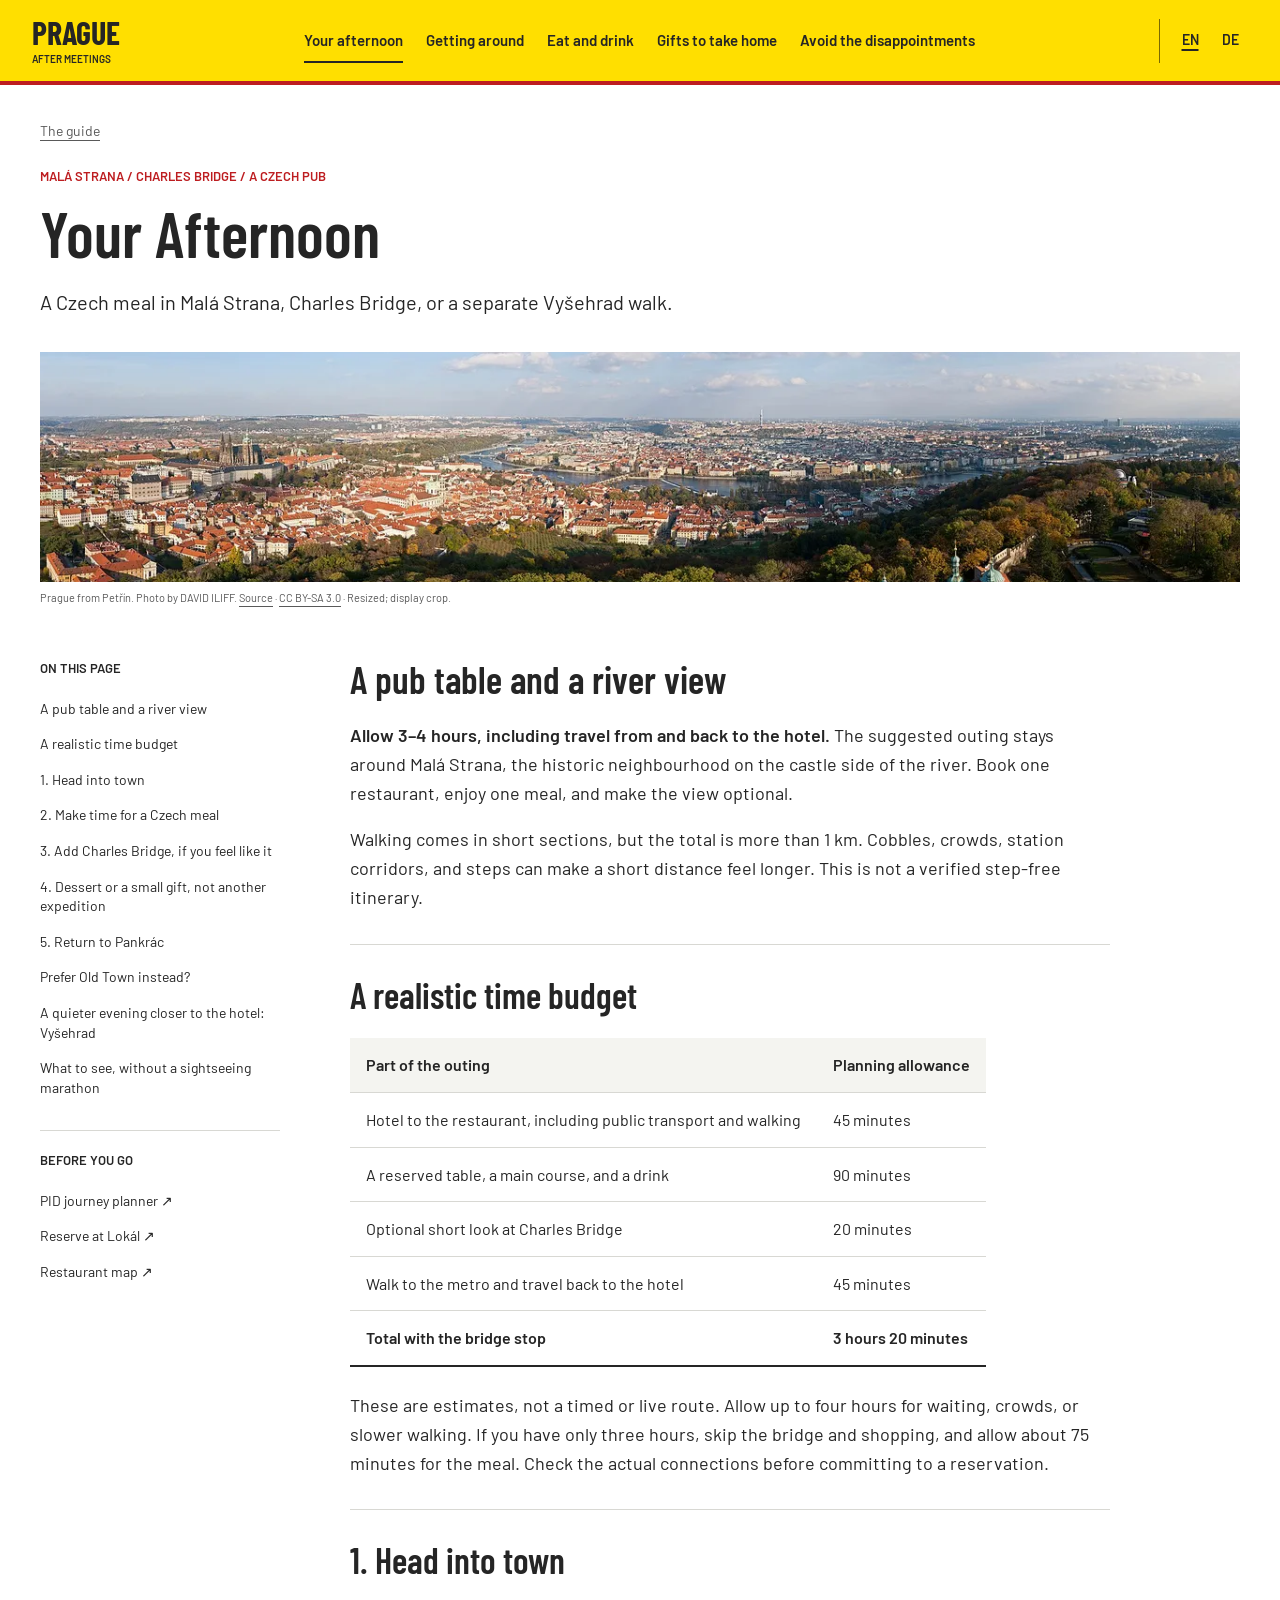
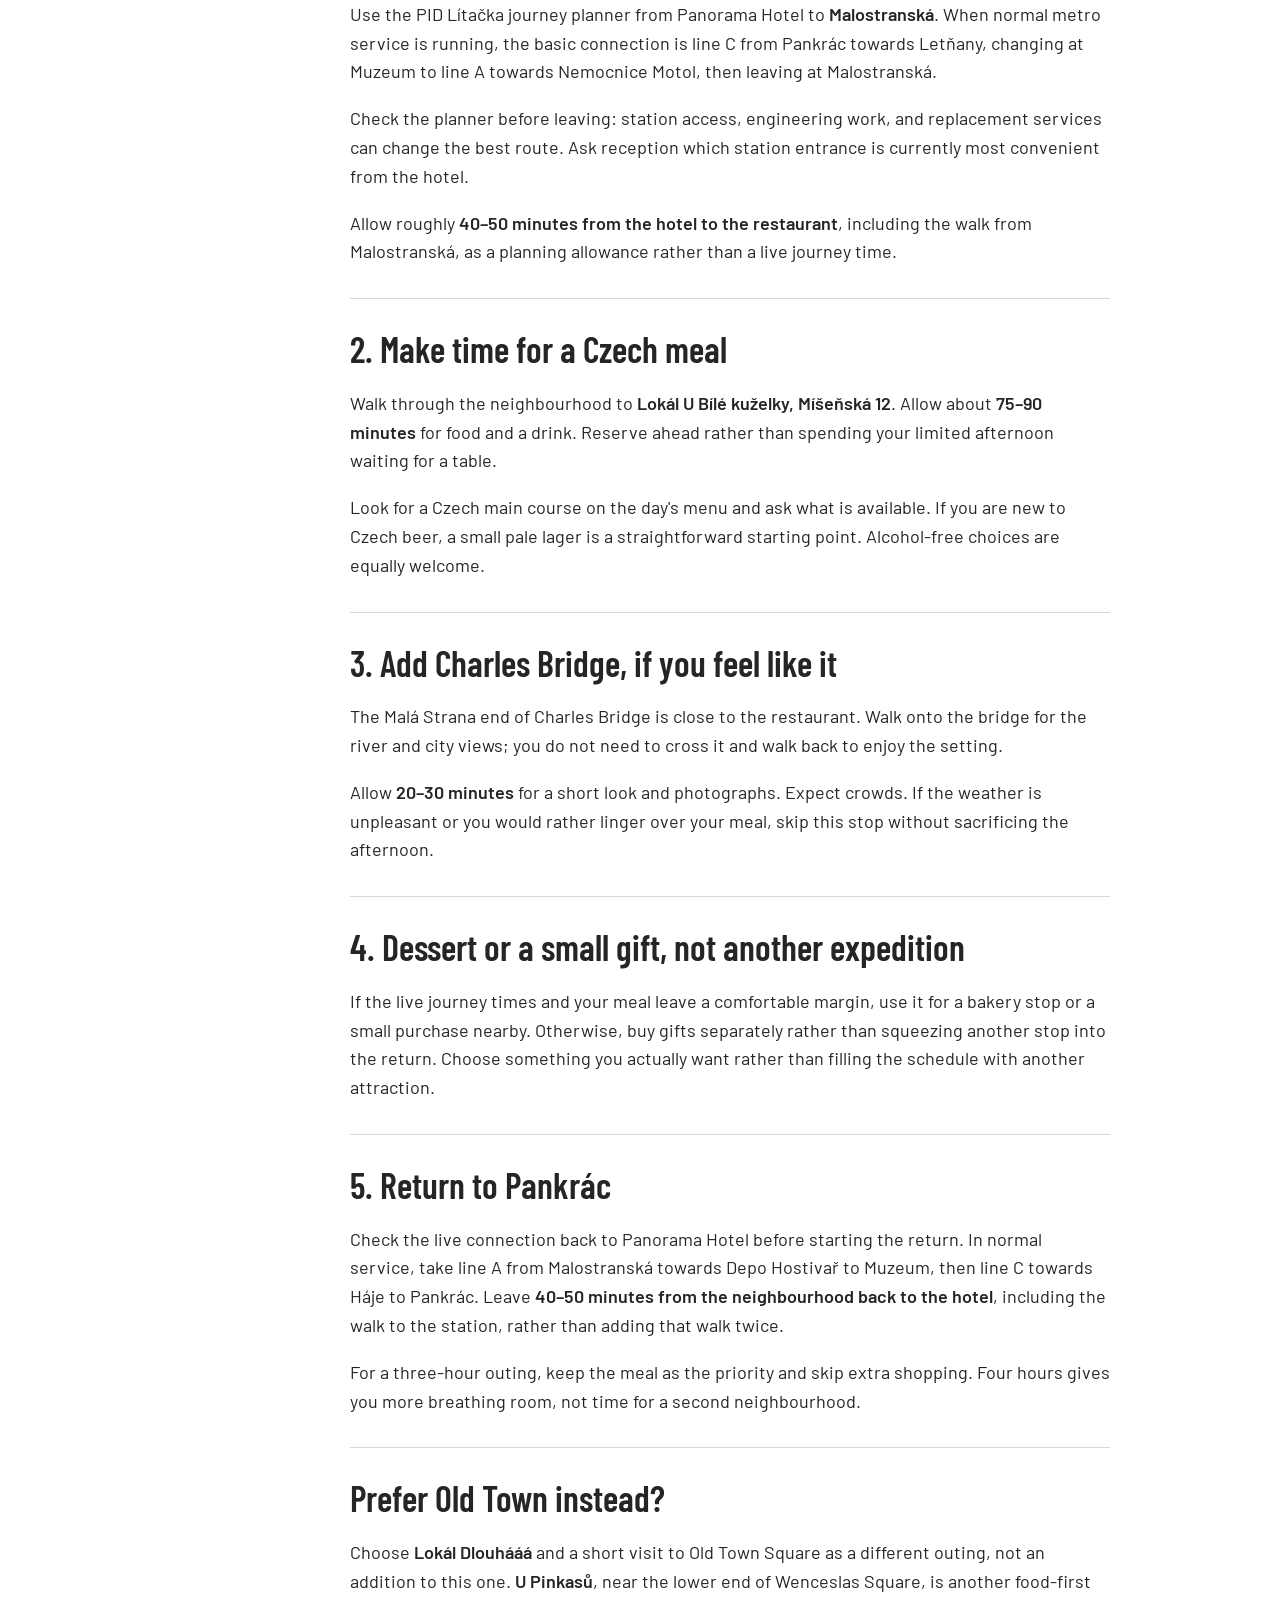
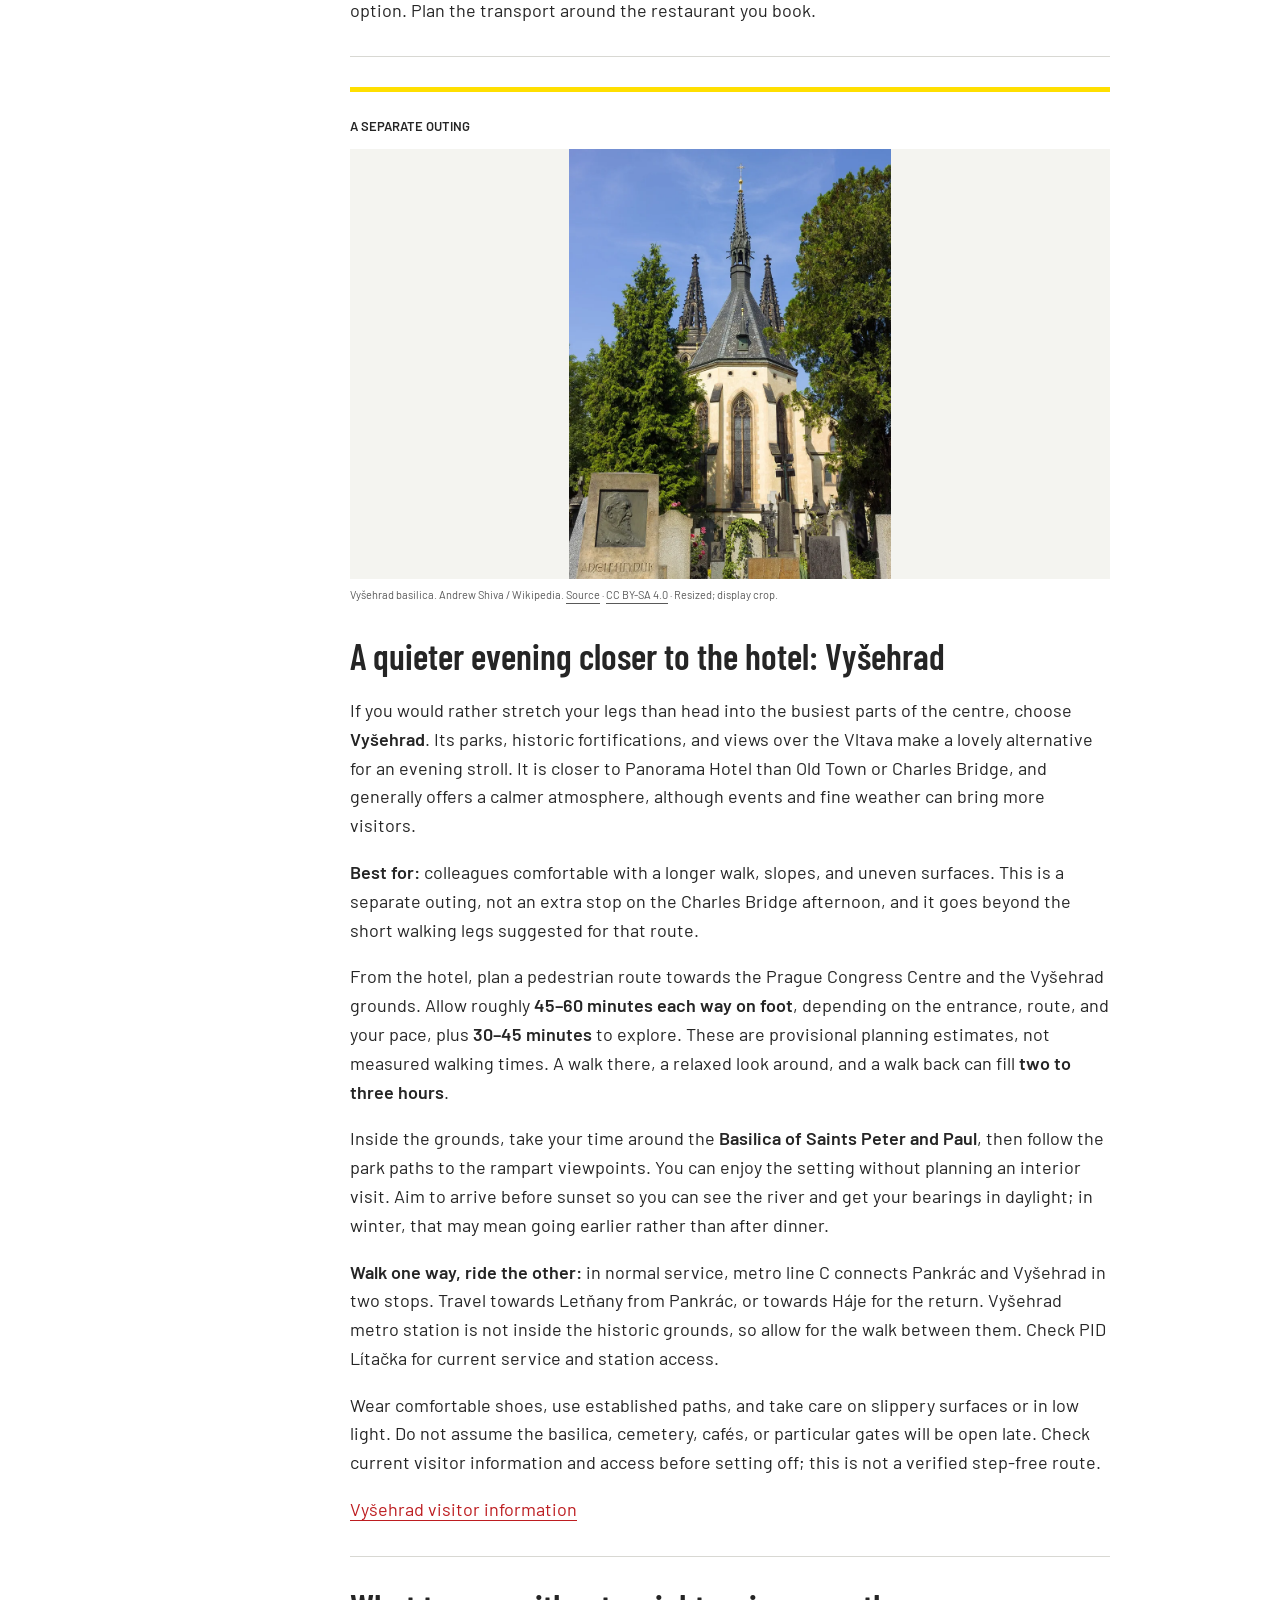
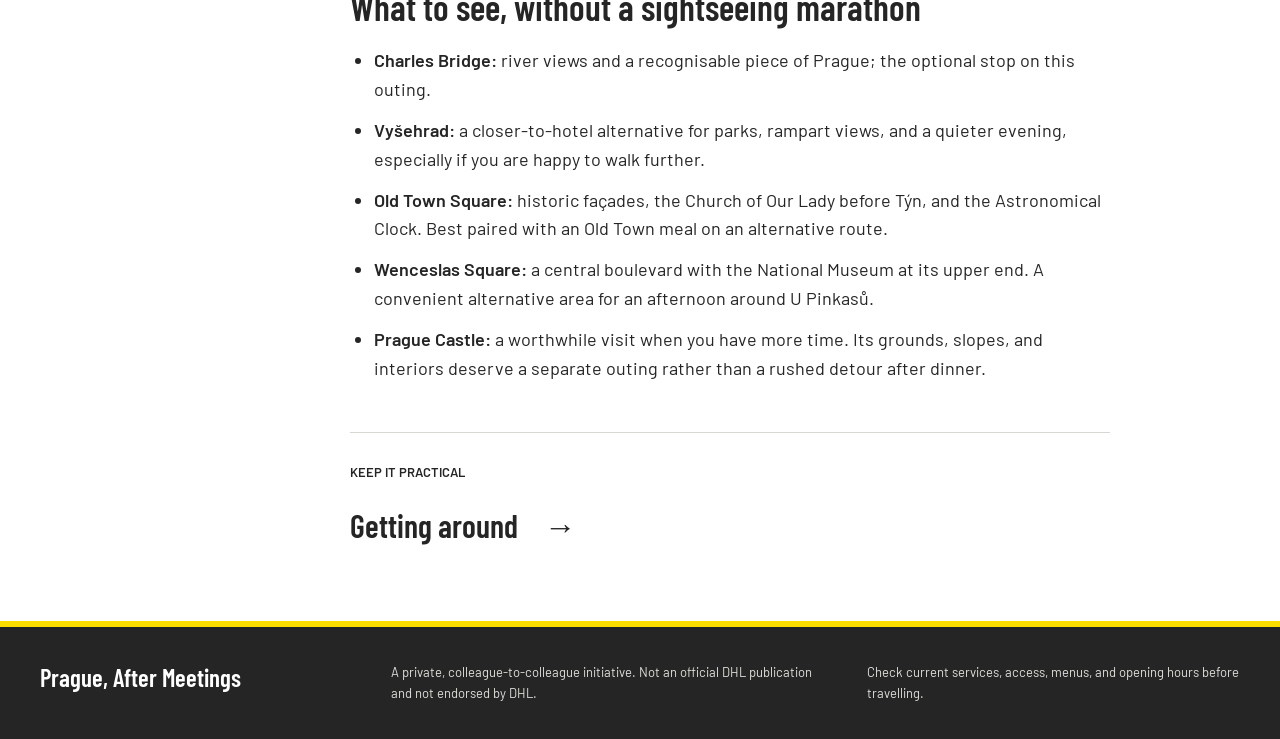
<file: en/afternoon/index.html>
<!DOCTYPE html><html lang="en"> <head><meta charset="utf-8"><meta name="viewport" content="width=device-width"><title>Your Afternoon | Prague, After Meetings</title><meta name="description" content="A Czech meal in Malá Strana, Charles Bridge, or a separate Vyšehrad walk."><meta name="theme-color" content="#ffdf00"><link rel="icon" type="image/x-icon" href="/favicon.ico"><link rel="canonical" href="https://prague-after-meetings.lukascech.cz/en/afternoon/"><link rel="alternate" hreflang="en" href="https://prague-after-meetings.lukascech.cz/en/afternoon/"><link rel="alternate" hreflang="de" href="https://prague-after-meetings.lukascech.cz/de/afternoon/"><link rel="alternate" hreflang="x-default" href="https://prague-after-meetings.lukascech.cz/en/afternoon/"><link rel="stylesheet" href="/_astro/_section_.Df4J1UIi.css"></head> <body> <a class="skip-link" href="#main">Skip to content</a> <header class="masthead"> <div class="masthead-inner"> <a class="wordmark" href="/en/" aria-label="Prague, After Meetings home">PRAGUE<span>AFTER MEETINGS</span></a> <nav class="desktop-nav" aria-label="Main navigation"> <a href="/en/afternoon/" aria-current="page">Your afternoon</a><a href="/en/transport/">Getting around</a><a href="/en/food/">Eat and drink</a><a href="/en/gifts/">Gifts to take home</a><a href="/en/avoid/">Avoid the disappointments</a> </nav> <nav class="language-switch" aria-label="Language"> <a href="/en/afternoon/" lang="en" hreflang="en" aria-label="English" aria-current="true">EN</a><a href="/de/afternoon/" lang="de" hreflang="de" aria-label="Deutsch">DE</a> </nav> <details class="mobile-menu"> <summary>Menu</summary> <nav aria-label="Mobile navigation"> <a href="/en/">Home</a><a href="/en/afternoon/" aria-current="page">Your afternoon</a><a href="/en/transport/">Getting around</a><a href="/en/food/">Eat and drink</a><a href="/en/gifts/">Gifts to take home</a><a href="/en/avoid/">Avoid the disappointments</a> </nav> </details> </div> </header> <main id="main" tabindex="-1"> <header class="article-heading content-width"><a class="breadcrumb" href="/en/">The guide</a><p class="eyebrow">Malá Strana / Charles Bridge / a Czech pub</p><h1>Your Afternoon</h1><p class="article-deck">A Czech meal in Malá Strana, Charles Bridge, or a separate Vyšehrad walk.</p></header> <div class="route-photo content-width"><figure class="photograph hero-photo"> <img src="/_astro/prague.BdVkxOPu_1QOqiR.webp" srcset="/_astro/prague.BdVkxOPu_nefzL.webp 640w, /_astro/prague.BdVkxOPu_Z24CEEc.webp 1280w, /_astro/prague.BdVkxOPu_1QOqiR.webp 1920w" alt="Prague rooftops and the Vltava seen from the Petřín lookout tower" sizes="100vw" loading="eager" fetchpriority="high" decoding="async" width="1920" height="408"> <figcaption> Prague from Petřín. Photo by DAVID ILIFF.  <a href="https://commons.wikimedia.org/?curid=12063922">Source</a>  · <a href="https://creativecommons.org/licenses/by-sa/3.0/">CC BY-SA 3.0</a>  · Resized; display crop. </figcaption> </figure></div><div class="article-layout content-width"> <aside class="article-rail"><nav aria-label="On this page"><p class="eyebrow">On this page</p><a href="#section-1">A pub table and a river view</a><a href="#section-2">A realistic time budget</a><a href="#section-3">1. Head into town</a><a href="#section-4">2. Make time for a Czech meal</a><a href="#section-5">3. Add Charles Bridge, if you feel like it</a><a href="#section-6">4. Dessert or a small gift, not another expedition</a><a href="#section-7">5. Return to Pankrác</a><a href="#section-8">Prefer Old Town instead?</a><a href="#section-9">A quieter evening closer to the hotel: Vyšehrad</a><a href="#section-10">What to see, without a sightseeing marathon</a></nav><div class="practical-links"><p class="eyebrow">Before you go</p><a href="https://pidlitacka.cz/en">PID journey planner ↗</a><a href="https://lokal-ubilekuzelky.ambi.cz/en/">Reserve at Lokál ↗</a><a href="https://www.google.com/maps/search/?api=1&query=Lok%C3%A1l+U+B%C3%ADl%C3%A9+ku%C5%BEelky+Prague">Restaurant map ↗</a></div></aside> <article class="article-body"><section id="section-1">  <h2>A pub table and a river view</h2><div class="prose"><p><strong>Allow 3–4 hours, including travel from and back to the hotel.</strong> The suggested outing stays around Malá Strana, the historic neighbourhood on the castle side of the river. Book one restaurant, enjoy one meal, and make the view optional.</p>
<p>Walking comes in short sections, but the total is more than 1 km. Cobbles, crowds, station corridors, and steps can make a short distance feel longer. This is not a verified step-free itinerary.</p></div> </section><section id="section-2">  <h2>A realistic time budget</h2><div class="prose"><table>
<thead>
<tr>
<th>Part of the outing</th>
<th>Planning allowance</th>
</tr>
</thead>
<tbody>
<tr>
<td>Hotel to the restaurant, including public transport and walking</td>
<td>45 minutes</td>
</tr>
<tr>
<td>A reserved table, a main course, and a drink</td>
<td>90 minutes</td>
</tr>
<tr>
<td>Optional short look at Charles Bridge</td>
<td>20 minutes</td>
</tr>
<tr>
<td>Walk to the metro and travel back to the hotel</td>
<td>45 minutes</td>
</tr>
<tr>
<td><strong>Total with the bridge stop</strong></td>
<td><strong>3 hours 20 minutes</strong></td>
</tr>
</tbody>
</table>
<p>These are estimates, not a timed or live route. Allow up to four hours for waiting, crowds, or slower walking. If you have only three hours, skip the bridge and shopping, and allow about 75 minutes for the meal. Check the actual connections before committing to a reservation.</p></div> </section><section id="section-3">  <h2>1. Head into town</h2><div class="prose"><p>Use the PID Lítačka journey planner from Panorama Hotel to <strong>Malostranská</strong>. When normal metro service is running, the basic connection is line C from Pankrác towards Letňany, changing at Muzeum to line A towards Nemocnice Motol, then leaving at Malostranská.</p>
<p>Check the planner before leaving: station access, engineering work, and replacement services can change the best route. Ask reception which station entrance is currently most convenient from the hotel.</p>
<p>Allow roughly <strong>40–50 minutes from the hotel to the restaurant</strong>, including the walk from Malostranská, as a planning allowance rather than a live journey time.</p></div> </section><section id="section-4">  <h2>2. Make time for a Czech meal</h2><div class="prose"><p>Walk through the neighbourhood to <strong>Lokál U Bílé kuželky, Míšeňská 12</strong>. Allow about <strong>75–90 minutes</strong> for food and a drink. Reserve ahead rather than spending your limited afternoon waiting for a table.</p>
<p>Look for a Czech main course on the day's menu and ask what is available. If you are new to Czech beer, a small pale lager is a straightforward starting point. Alcohol-free choices are equally welcome.</p></div> </section><section id="section-5">  <h2>3. Add Charles Bridge, if you feel like it</h2><div class="prose"><p>The Malá Strana end of Charles Bridge is close to the restaurant. Walk onto the bridge for the river and city views; you do not need to cross it and walk back to enjoy the setting.</p>
<p>Allow <strong>20–30 minutes</strong> for a short look and photographs. Expect crowds. If the weather is unpleasant or you would rather linger over your meal, skip this stop without sacrificing the afternoon.</p></div> </section><section id="section-6">  <h2>4. Dessert or a small gift, not another expedition</h2><div class="prose"><p>If the live journey times and your meal leave a comfortable margin, use it for a bakery stop or a small purchase nearby. Otherwise, buy gifts separately rather than squeezing another stop into the return. Choose something you actually want rather than filling the schedule with another attraction.</p></div> </section><section id="section-7">  <h2>5. Return to Pankrác</h2><div class="prose"><p>Check the live connection back to Panorama Hotel before starting the return. In normal service, take line A from Malostranská towards Depo Hostivař to Muzeum, then line C towards Háje to Pankrác. Leave <strong>40–50 minutes from the neighbourhood back to the hotel</strong>, including the walk to the station, rather than adding that walk twice.</p>
<p>For a three-hour outing, keep the meal as the priority and skip extra shopping. Four hours gives you more breathing room, not time for a second neighbourhood.</p></div> </section><section id="section-8">  <h2>Prefer Old Town instead?</h2><div class="prose"><p>Choose <strong>Lokál Dlouhááá</strong> and a short visit to Old Town Square as a different outing, not an addition to this one. <strong>U Pinkasů</strong>, near the lower end of Wenceslas Square, is another food-first option. Plan the transport around the restaurant you book.</p></div> </section><section id="section-9" class="evening-alternative"> <p class="eyebrow">A separate outing</p><figure class="photograph vysehrad-photo"> <img src="/_astro/vysehrad.Cpwp5P0s_yvSqW.webp" srcset="/_astro/vysehrad.Cpwp5P0s_Z1N83vn.webp 480w, /_astro/vysehrad.Cpwp5P0s_ZcTJ8g.webp 800w, /_astro/vysehrad.Cpwp5P0s_yvSqW.webp 1280w" alt="The rear of the Basilica of Saints Peter and Paul at Vyšehrad, with its twin towers above the trees" sizes="(max-width: 760px) 100vw, 760px" loading="lazy" fetchpriority="auto" decoding="async" width="1280" height="1705"> <figcaption> Vyšehrad basilica. Andrew Shiva / Wikipedia.  <a href="https://commons.wikimedia.org/?curid=28720554">Source</a>  · <a href="https://creativecommons.org/licenses/by-sa/4.0/">CC BY-SA 4.0</a>  · Resized; display crop. </figcaption> </figure> <h2>A quieter evening closer to the hotel: Vyšehrad</h2><div class="prose"><p>If you would rather stretch your legs than head into the busiest parts of the centre, choose <strong>Vyšehrad</strong>. Its parks, historic fortifications, and views over the Vltava make a lovely alternative for an evening stroll. It is closer to Panorama Hotel than Old Town or Charles Bridge, and generally offers a calmer atmosphere, although events and fine weather can bring more visitors.</p>
<p><strong>Best for:</strong> colleagues comfortable with a longer walk, slopes, and uneven surfaces. This is a separate outing, not an extra stop on the Charles Bridge afternoon, and it goes beyond the short walking legs suggested for that route.</p>
<p>From the hotel, plan a pedestrian route towards the Prague Congress Centre and the Vyšehrad grounds. Allow roughly <strong>45–60 minutes each way on foot</strong>, depending on the entrance, route, and your pace, plus <strong>30–45 minutes</strong> to explore. These are provisional planning estimates, not measured walking times. A walk there, a relaxed look around, and a walk back can fill <strong>two to three hours</strong>.</p>
<p>Inside the grounds, take your time around the <strong>Basilica of Saints Peter and Paul</strong>, then follow the park paths to the rampart viewpoints. You can enjoy the setting without planning an interior visit. Aim to arrive before sunset so you can see the river and get your bearings in daylight; in winter, that may mean going earlier rather than after dinner.</p>
<p><strong>Walk one way, ride the other:</strong> in normal service, metro line C connects Pankrác and Vyšehrad in two stops. Travel towards Letňany from Pankrác, or towards Háje for the return. Vyšehrad metro station is not inside the historic grounds, so allow for the walk between them. Check PID Lítačka for current service and station access.</p>
<p>Wear comfortable shoes, use established paths, and take care on slippery surfaces or in low light. Do not assume the basilica, cemetery, cafés, or particular gates will be open late. Check current visitor information and access before setting off; this is not a verified step-free route.</p>
<p><a href="https://www.praha-vysehrad.cz/en">Vyšehrad visitor information</a></p></div> </section><section id="section-10">  <h2>What to see, without a sightseeing marathon</h2><div class="prose"><ul>
<li><strong>Charles Bridge:</strong> river views and a recognisable piece of Prague; the optional stop on this outing.</li>
<li><strong>Vyšehrad:</strong> a closer-to-hotel alternative for parks, rampart views, and a quieter evening, especially if you are happy to walk further.</li>
<li><strong>Old Town Square:</strong> historic façades, the Church of Our Lady before Týn, and the Astronomical Clock. Best paired with an Old Town meal on an alternative route.</li>
<li><strong>Wenceslas Square:</strong> a central boulevard with the National Museum at its upper end. A convenient alternative area for an afternoon around U Pinkasů.</li>
<li><strong>Prague Castle:</strong> a worthwhile visit when you have more time. Its grounds, slopes, and interiors deserve a separate outing rather than a rushed detour after dinner.</li>
</ul></div> </section> <nav class="next-section" aria-label="Continue reading"><span class="eyebrow">Keep it practical</span><a href="/en/transport/">Getting around <span aria-hidden="true">→</span></a></nav> </article> </div> </main> <footer class="footer"> <div class="footer-inner"> <a class="footer-brand" href="/en/">Prague, After Meetings</a> <p>A private, colleague-to-colleague initiative. Not an official DHL publication and not endorsed by DHL.</p> <p>Check current services, access, menus, and opening hours before travelling.</p> </div> </footer> </body></html>
</file>
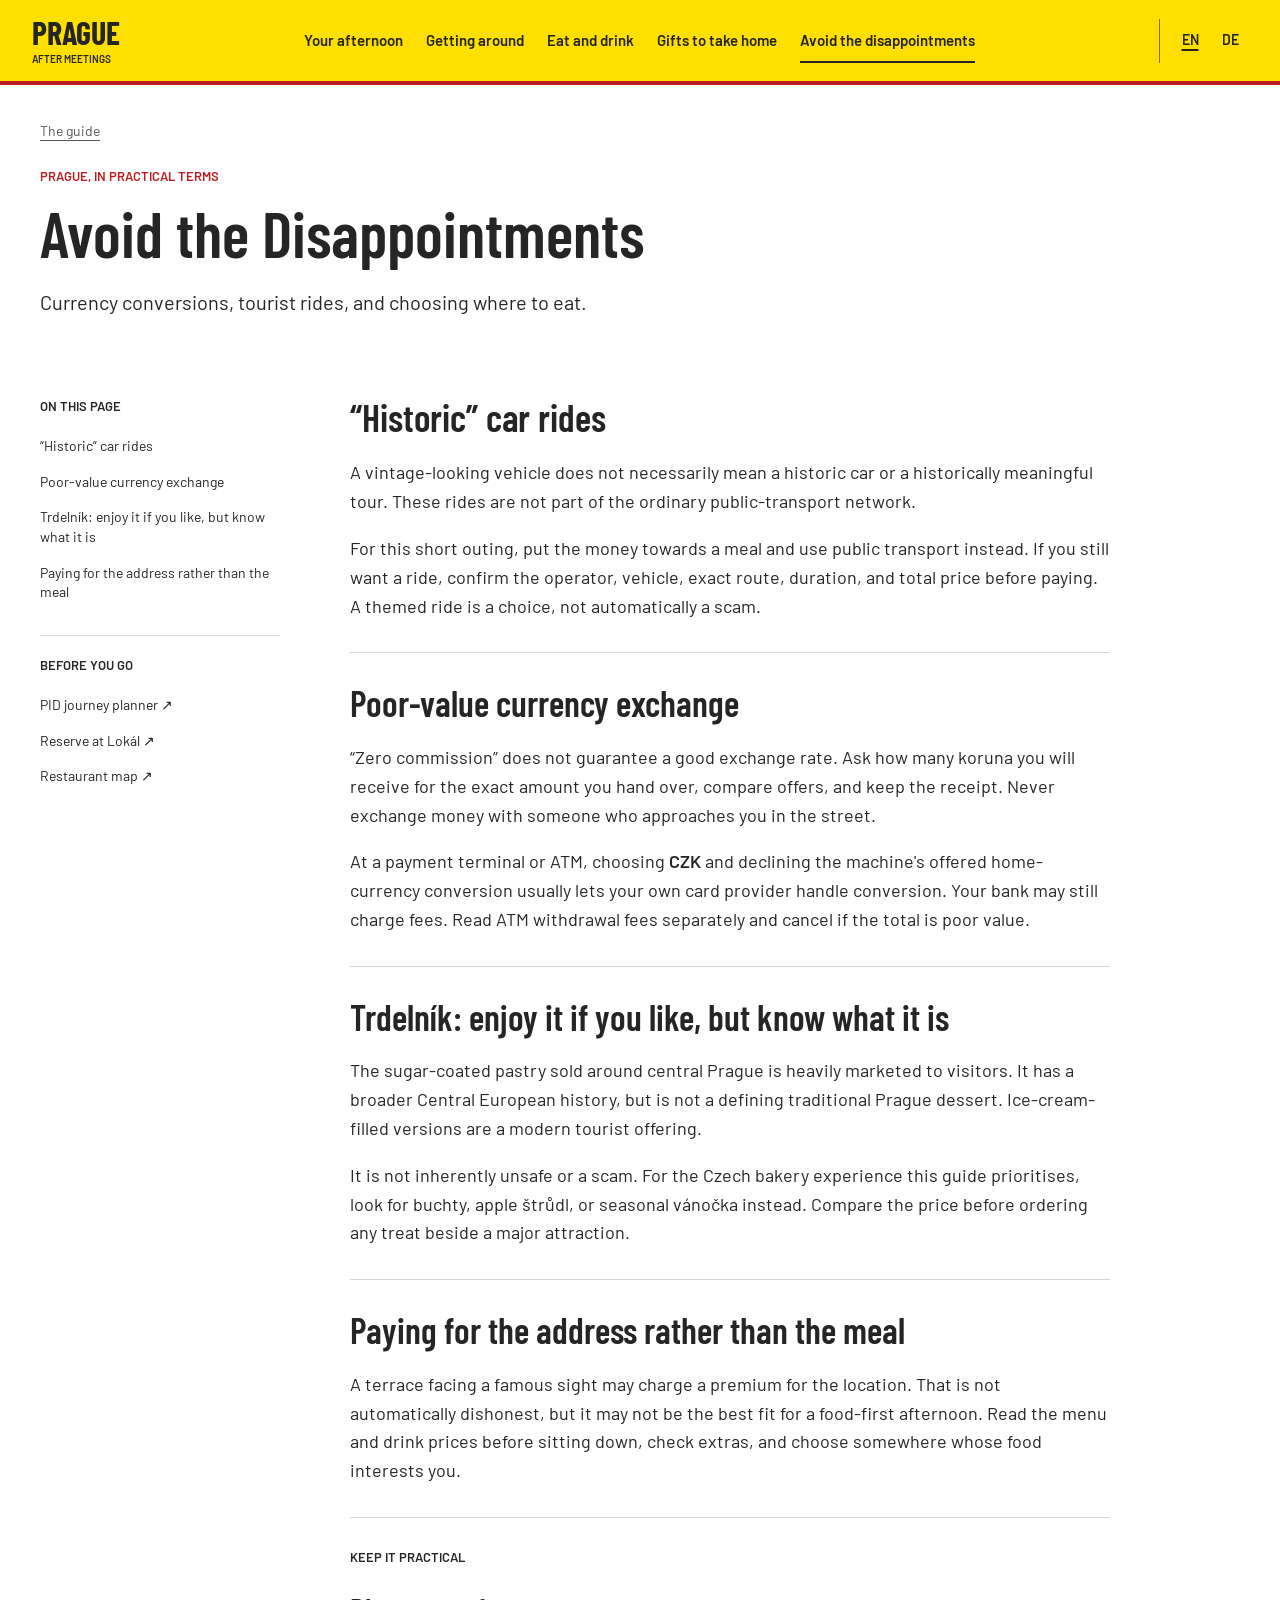
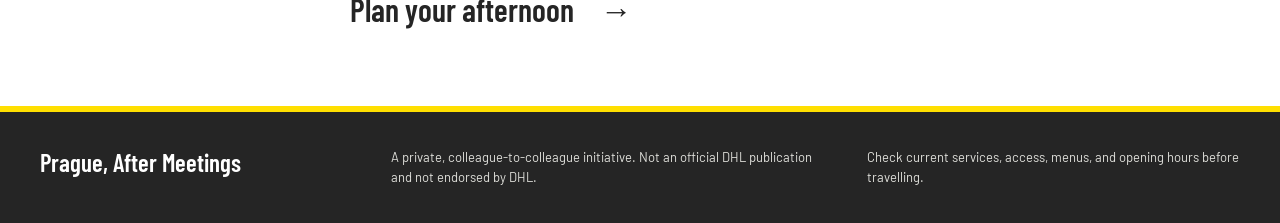
<file: en/avoid/index.html>
<!DOCTYPE html><html lang="en"> <head><meta charset="utf-8"><meta name="viewport" content="width=device-width"><title>Avoid the Disappointments | Prague, After Meetings</title><meta name="description" content="Currency conversions, tourist rides, and choosing where to eat."><meta name="theme-color" content="#ffdf00"><link rel="icon" type="image/x-icon" href="/favicon.ico"><link rel="canonical" href="https://prague-after-meetings.lukascech.cz/en/avoid/"><link rel="alternate" hreflang="en" href="https://prague-after-meetings.lukascech.cz/en/avoid/"><link rel="alternate" hreflang="de" href="https://prague-after-meetings.lukascech.cz/de/avoid/"><link rel="alternate" hreflang="x-default" href="https://prague-after-meetings.lukascech.cz/en/avoid/"><link rel="stylesheet" href="/_astro/_section_.Df4J1UIi.css"></head> <body> <a class="skip-link" href="#main">Skip to content</a> <header class="masthead"> <div class="masthead-inner"> <a class="wordmark" href="/en/" aria-label="Prague, After Meetings home">PRAGUE<span>AFTER MEETINGS</span></a> <nav class="desktop-nav" aria-label="Main navigation"> <a href="/en/afternoon/">Your afternoon</a><a href="/en/transport/">Getting around</a><a href="/en/food/">Eat and drink</a><a href="/en/gifts/">Gifts to take home</a><a href="/en/avoid/" aria-current="page">Avoid the disappointments</a> </nav> <nav class="language-switch" aria-label="Language"> <a href="/en/avoid/" lang="en" hreflang="en" aria-label="English" aria-current="true">EN</a><a href="/de/avoid/" lang="de" hreflang="de" aria-label="Deutsch">DE</a> </nav> <details class="mobile-menu"> <summary>Menu</summary> <nav aria-label="Mobile navigation"> <a href="/en/">Home</a><a href="/en/afternoon/">Your afternoon</a><a href="/en/transport/">Getting around</a><a href="/en/food/">Eat and drink</a><a href="/en/gifts/">Gifts to take home</a><a href="/en/avoid/" aria-current="page">Avoid the disappointments</a> </nav> </details> </div> </header> <main id="main" tabindex="-1"> <header class="article-heading content-width"><a class="breadcrumb" href="/en/">The guide</a><p class="eyebrow">Prague, in practical terms</p><h1>Avoid the Disappointments</h1><p class="article-deck">Currency conversions, tourist rides, and choosing where to eat.</p></header> <div class="article-layout content-width"> <aside class="article-rail"><nav aria-label="On this page"><p class="eyebrow">On this page</p><a href="#section-1">“Historic” car rides</a><a href="#section-2">Poor-value currency exchange</a><a href="#section-3">Trdelník: enjoy it if you like, but know what it is</a><a href="#section-4">Paying for the address rather than the meal</a></nav><div class="practical-links"><p class="eyebrow">Before you go</p><a href="https://pidlitacka.cz/en">PID journey planner ↗</a><a href="https://lokal-ubilekuzelky.ambi.cz/en/">Reserve at Lokál ↗</a><a href="https://www.google.com/maps/search/?api=1&query=Lok%C3%A1l+U+B%C3%ADl%C3%A9+ku%C5%BEelky+Prague">Restaurant map ↗</a></div></aside> <article class="article-body"><section id="section-1">  <h2>“Historic” car rides</h2><div class="prose"><p>A vintage-looking vehicle does not necessarily mean a historic car or a historically meaningful tour. These rides are not part of the ordinary public-transport network.</p>
<p>For this short outing, put the money towards a meal and use public transport instead. If you still want a ride, confirm the operator, vehicle, exact route, duration, and total price before paying. A themed ride is a choice, not automatically a scam.</p></div> </section><section id="section-2">  <h2>Poor-value currency exchange</h2><div class="prose"><p>“Zero commission” does not guarantee a good exchange rate. Ask how many koruna you will receive for the exact amount you hand over, compare offers, and keep the receipt. Never exchange money with someone who approaches you in the street.</p>
<p>At a payment terminal or ATM, choosing <strong>CZK</strong> and declining the machine's offered home-currency conversion usually lets your own card provider handle conversion. Your bank may still charge fees. Read ATM withdrawal fees separately and cancel if the total is poor value.</p></div> </section><section id="section-3">  <h2>Trdelník: enjoy it if you like, but know what it is</h2><div class="prose"><p>The sugar-coated pastry sold around central Prague is heavily marketed to visitors. It has a broader Central European history, but is not a defining traditional Prague dessert. Ice-cream-filled versions are a modern tourist offering.</p>
<p>It is not inherently unsafe or a scam. For the Czech bakery experience this guide prioritises, look for buchty, apple štrůdl, or seasonal vánočka instead. Compare the price before ordering any treat beside a major attraction.</p></div> </section><section id="section-4">  <h2>Paying for the address rather than the meal</h2><div class="prose"><p>A terrace facing a famous sight may charge a premium for the location. That is not automatically dishonest, but it may not be the best fit for a food-first afternoon. Read the menu and drink prices before sitting down, check extras, and choose somewhere whose food interests you.</p></div> </section> <nav class="next-section" aria-label="Continue reading"><span class="eyebrow">Keep it practical</span><a href="/en/afternoon/">Plan your afternoon <span aria-hidden="true">→</span></a></nav> </article> </div> </main> <footer class="footer"> <div class="footer-inner"> <a class="footer-brand" href="/en/">Prague, After Meetings</a> <p>A private, colleague-to-colleague initiative. Not an official DHL publication and not endorsed by DHL.</p> <p>Check current services, access, menus, and opening hours before travelling.</p> </div> </footer> </body></html>
</file>
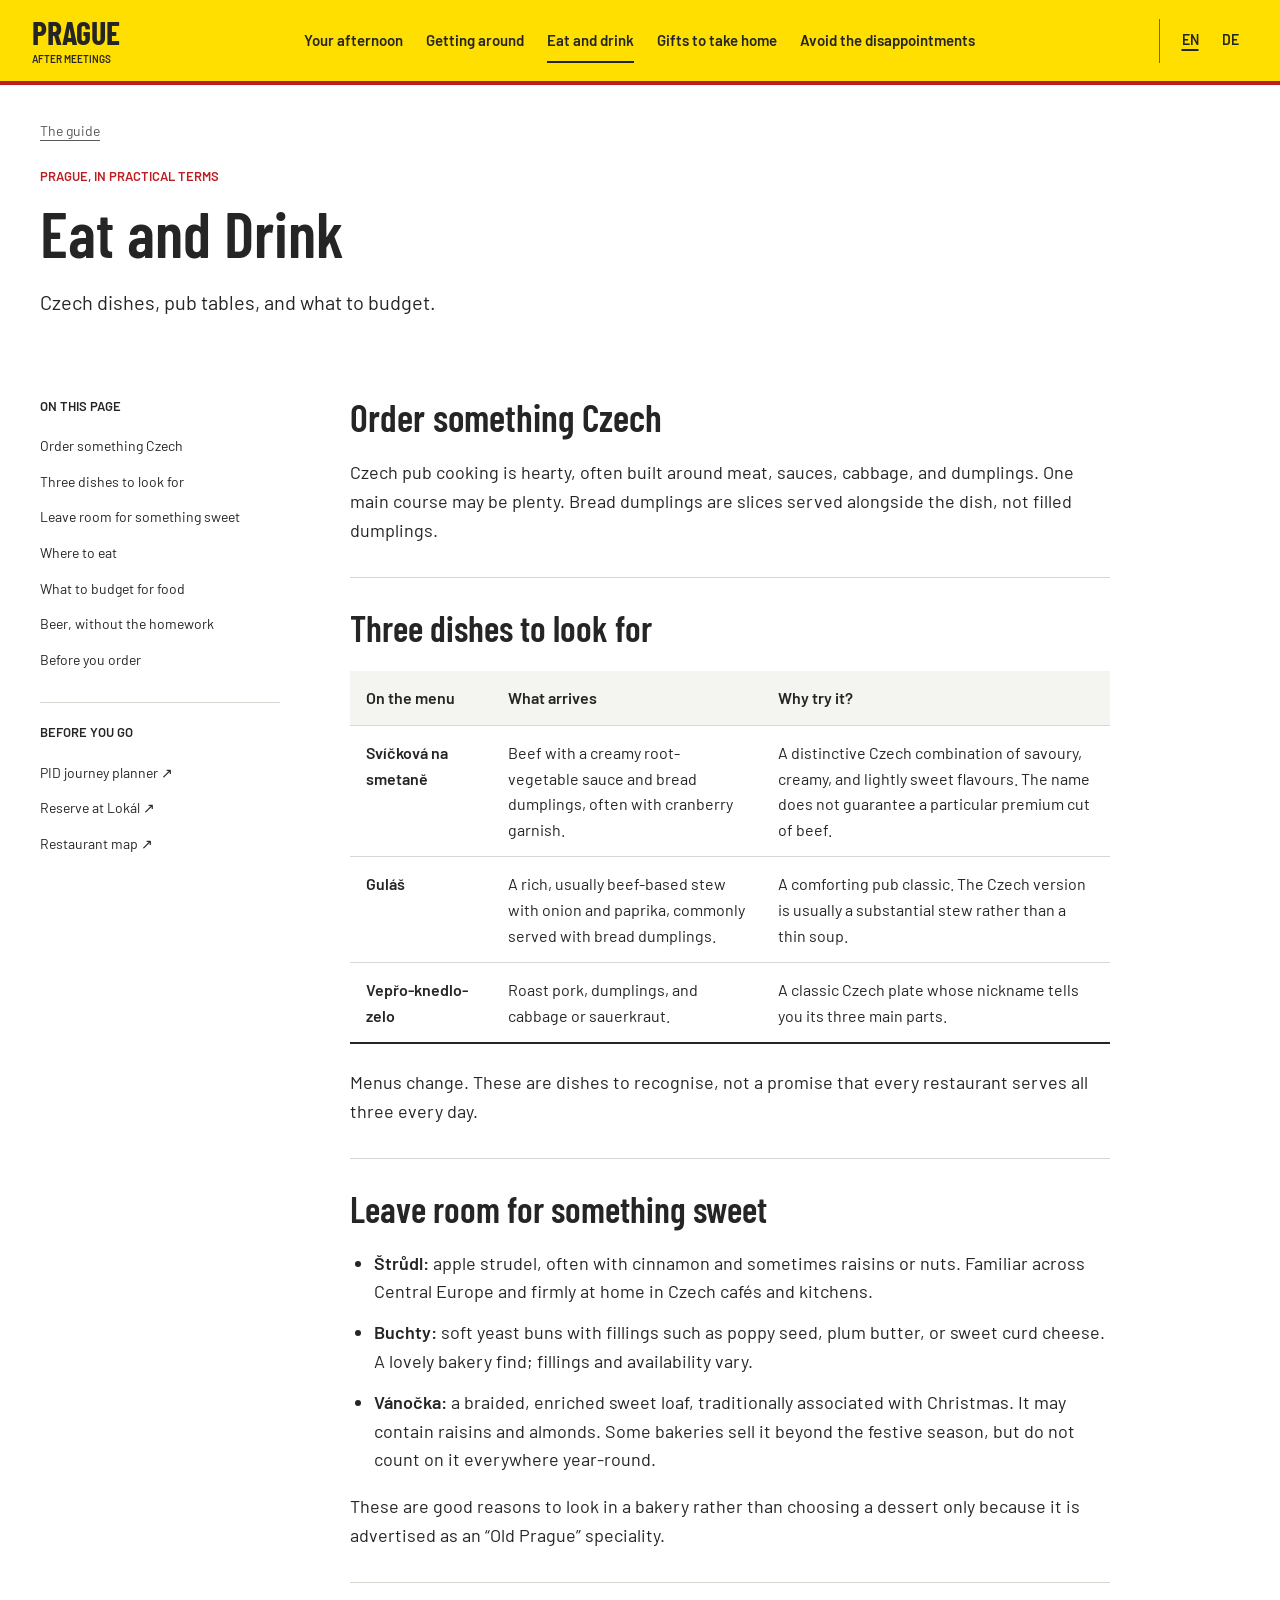
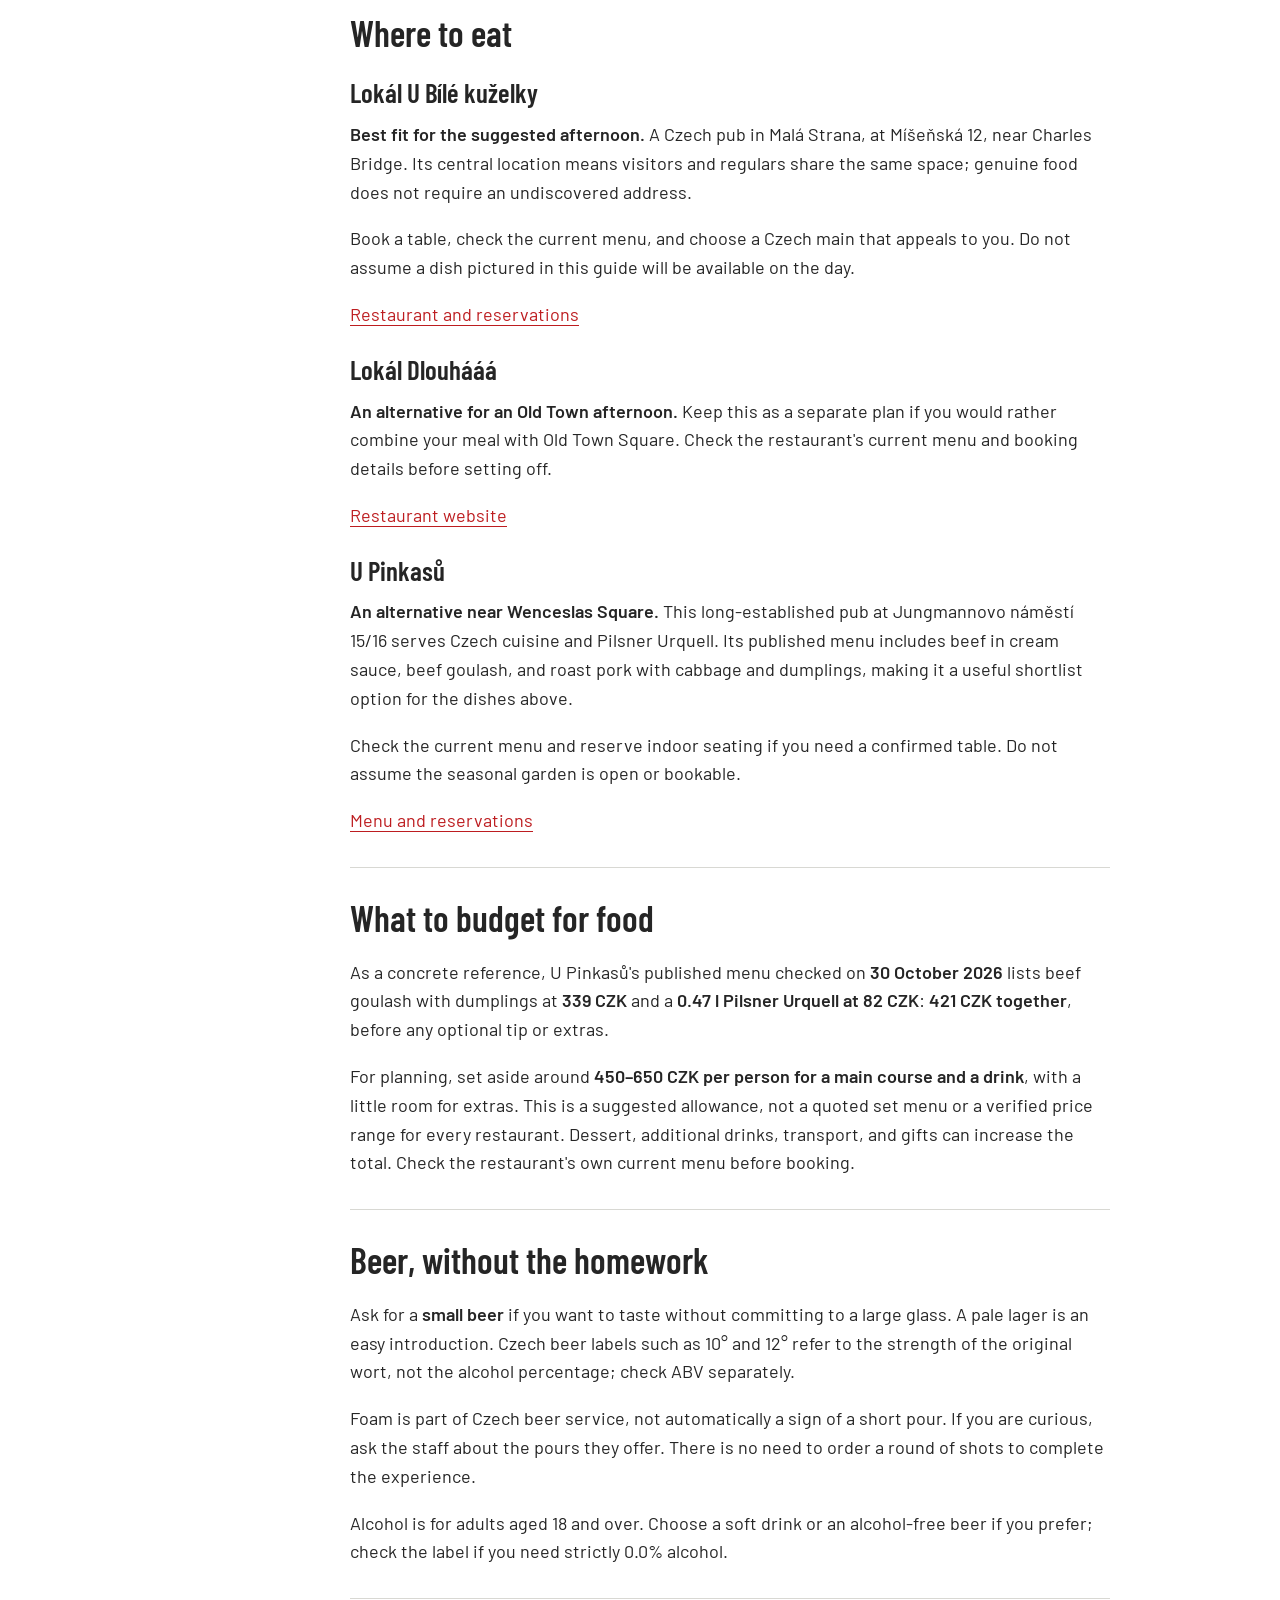
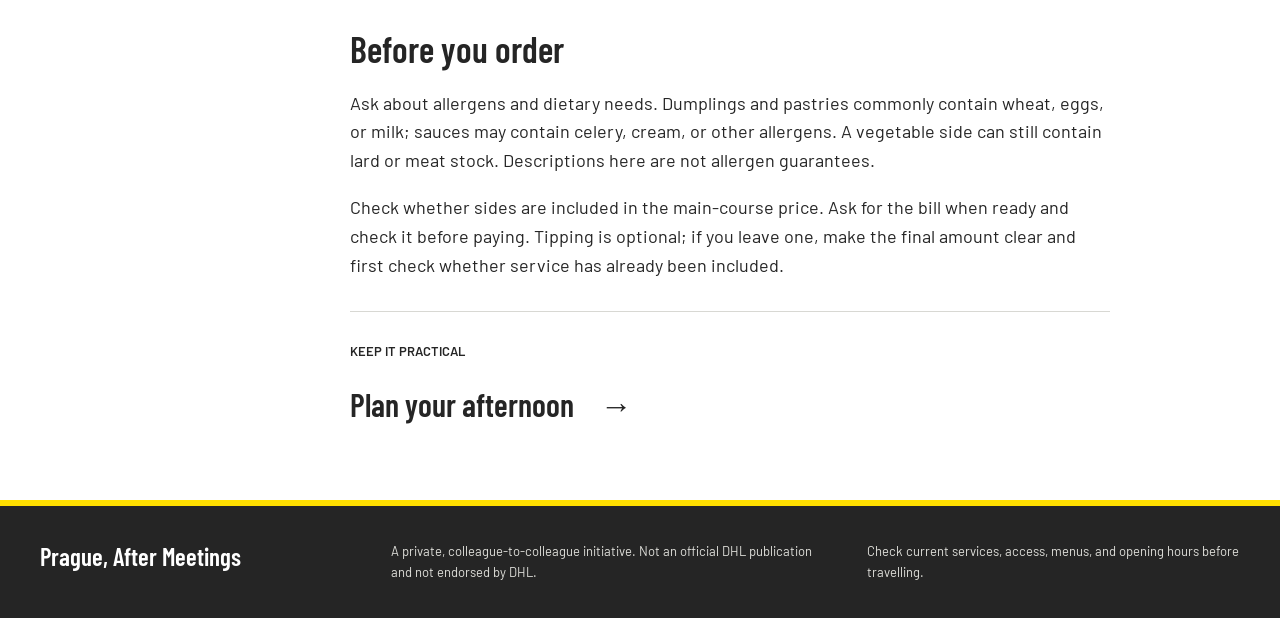
<file: en/food/index.html>
<!DOCTYPE html><html lang="en"> <head><meta charset="utf-8"><meta name="viewport" content="width=device-width"><title>Eat and Drink | Prague, After Meetings</title><meta name="description" content="Czech dishes, pub tables, and what to budget."><meta name="theme-color" content="#ffdf00"><link rel="icon" type="image/x-icon" href="/favicon.ico"><link rel="canonical" href="https://prague-after-meetings.lukascech.cz/en/food/"><link rel="alternate" hreflang="en" href="https://prague-after-meetings.lukascech.cz/en/food/"><link rel="alternate" hreflang="de" href="https://prague-after-meetings.lukascech.cz/de/food/"><link rel="alternate" hreflang="x-default" href="https://prague-after-meetings.lukascech.cz/en/food/"><link rel="stylesheet" href="/_astro/_section_.Df4J1UIi.css"></head> <body> <a class="skip-link" href="#main">Skip to content</a> <header class="masthead"> <div class="masthead-inner"> <a class="wordmark" href="/en/" aria-label="Prague, After Meetings home">PRAGUE<span>AFTER MEETINGS</span></a> <nav class="desktop-nav" aria-label="Main navigation"> <a href="/en/afternoon/">Your afternoon</a><a href="/en/transport/">Getting around</a><a href="/en/food/" aria-current="page">Eat and drink</a><a href="/en/gifts/">Gifts to take home</a><a href="/en/avoid/">Avoid the disappointments</a> </nav> <nav class="language-switch" aria-label="Language"> <a href="/en/food/" lang="en" hreflang="en" aria-label="English" aria-current="true">EN</a><a href="/de/food/" lang="de" hreflang="de" aria-label="Deutsch">DE</a> </nav> <details class="mobile-menu"> <summary>Menu</summary> <nav aria-label="Mobile navigation"> <a href="/en/">Home</a><a href="/en/afternoon/">Your afternoon</a><a href="/en/transport/">Getting around</a><a href="/en/food/" aria-current="page">Eat and drink</a><a href="/en/gifts/">Gifts to take home</a><a href="/en/avoid/">Avoid the disappointments</a> </nav> </details> </div> </header> <main id="main" tabindex="-1"> <header class="article-heading content-width"><a class="breadcrumb" href="/en/">The guide</a><p class="eyebrow">Prague, in practical terms</p><h1>Eat and Drink</h1><p class="article-deck">Czech dishes, pub tables, and what to budget.</p></header> <div class="article-layout content-width"> <aside class="article-rail"><nav aria-label="On this page"><p class="eyebrow">On this page</p><a href="#section-1">Order something Czech</a><a href="#section-2">Three dishes to look for</a><a href="#section-3">Leave room for something sweet</a><a href="#section-4">Where to eat</a><a href="#section-5">What to budget for food</a><a href="#section-6">Beer, without the homework</a><a href="#section-7">Before you order</a></nav><div class="practical-links"><p class="eyebrow">Before you go</p><a href="https://pidlitacka.cz/en">PID journey planner ↗</a><a href="https://lokal-ubilekuzelky.ambi.cz/en/">Reserve at Lokál ↗</a><a href="https://www.google.com/maps/search/?api=1&query=Lok%C3%A1l+U+B%C3%ADl%C3%A9+ku%C5%BEelky+Prague">Restaurant map ↗</a></div></aside> <article class="article-body"><section id="section-1">  <h2>Order something Czech</h2><div class="prose"><p>Czech pub cooking is hearty, often built around meat, sauces, cabbage, and dumplings. One main course may be plenty. Bread dumplings are slices served alongside the dish, not filled dumplings.</p></div> </section><section id="section-2">  <h2>Three dishes to look for</h2><div class="prose"><table>
<thead>
<tr>
<th>On the menu</th>
<th>What arrives</th>
<th>Why try it?</th>
</tr>
</thead>
<tbody>
<tr>
<td><strong>Svíčková na smetaně</strong></td>
<td>Beef with a creamy root-vegetable sauce and bread dumplings, often with cranberry garnish.</td>
<td>A distinctive Czech combination of savoury, creamy, and lightly sweet flavours. The name does not guarantee a particular premium cut of beef.</td>
</tr>
<tr>
<td><strong>Guláš</strong></td>
<td>A rich, usually beef-based stew with onion and paprika, commonly served with bread dumplings.</td>
<td>A comforting pub classic. The Czech version is usually a substantial stew rather than a thin soup.</td>
</tr>
<tr>
<td><strong>Vepřo-knedlo-zelo</strong></td>
<td>Roast pork, dumplings, and cabbage or sauerkraut.</td>
<td>A classic Czech plate whose nickname tells you its three main parts.</td>
</tr>
</tbody>
</table>
<p>Menus change. These are dishes to recognise, not a promise that every restaurant serves all three every day.</p></div> </section><section id="section-3">  <h2>Leave room for something sweet</h2><div class="prose"><ul>
<li><strong>Štrůdl:</strong> apple strudel, often with cinnamon and sometimes raisins or nuts. Familiar across Central Europe and firmly at home in Czech cafés and kitchens.</li>
<li><strong>Buchty:</strong> soft yeast buns with fillings such as poppy seed, plum butter, or sweet curd cheese. A lovely bakery find; fillings and availability vary.</li>
<li><strong>Vánočka:</strong> a braided, enriched sweet loaf, traditionally associated with Christmas. It may contain raisins and almonds. Some bakeries sell it beyond the festive season, but do not count on it everywhere year-round.</li>
</ul>
<p>These are good reasons to look in a bakery rather than choosing a dessert only because it is advertised as an “Old Prague” speciality.</p></div> </section><section id="section-4">  <h2>Where to eat</h2><div class="prose"><h3>Lokál U Bílé kuželky</h3>
<p><strong>Best fit for the suggested afternoon.</strong> A Czech pub in Malá Strana, at Míšeňská 12, near Charles Bridge. Its central location means visitors and regulars share the same space; genuine food does not require an undiscovered address.</p>
<p>Book a table, check the current menu, and choose a Czech main that appeals to you. Do not assume a dish pictured in this guide will be available on the day.</p>
<p><a href="https://lokal-ubilekuzelky.ambi.cz/en/">Restaurant and reservations</a></p>
<h3>Lokál Dlouhááá</h3>
<p><strong>An alternative for an Old Town afternoon.</strong> Keep this as a separate plan if you would rather combine your meal with Old Town Square. Check the restaurant's current menu and booking details before setting off.</p>
<p><a href="https://lokal-dlouha.ambi.cz/en/">Restaurant website</a></p>
<h3>U Pinkasů</h3>
<p><strong>An alternative near Wenceslas Square.</strong> This long-established pub at Jungmannovo náměstí 15/16 serves Czech cuisine and Pilsner Urquell. Its published menu includes beef in cream sauce, beef goulash, and roast pork with cabbage and dumplings, making it a useful shortlist option for the dishes above.</p>
<p>Check the current menu and reserve indoor seating if you need a confirmed table. Do not assume the seasonal garden is open or bookable.</p>
<p><a href="https://www.upinkasu.com/">Menu and reservations</a></p></div> </section><section id="section-5">  <h2>What to budget for food</h2><div class="prose"><p>As a concrete reference, U Pinkasů's published menu checked on <strong>30 October 2026</strong> lists beef goulash with dumplings at <strong>339 CZK</strong> and a <strong>0.47 l Pilsner Urquell at 82 CZK</strong>: <strong>421 CZK together</strong>, before any optional tip or extras.</p>
<p>For planning, set aside around <strong>450–650 CZK per person for a main course and a drink</strong>, with a little room for extras. This is a suggested allowance, not a quoted set menu or a verified price range for every restaurant. Dessert, additional drinks, transport, and gifts can increase the total. Check the restaurant's own current menu before booking.</p></div> </section><section id="section-6">  <h2>Beer, without the homework</h2><div class="prose"><p>Ask for a <strong>small beer</strong> if you want to taste without committing to a large glass. A pale lager is an easy introduction. Czech beer labels such as 10° and 12° refer to the strength of the original wort, not the alcohol percentage; check ABV separately.</p>
<p>Foam is part of Czech beer service, not automatically a sign of a short pour. If you are curious, ask the staff about the pours they offer. There is no need to order a round of shots to complete the experience.</p>
<p>Alcohol is for adults aged 18 and over. Choose a soft drink or an alcohol-free beer if you prefer; check the label if you need strictly 0.0% alcohol.</p></div> </section><section id="section-7">  <h2>Before you order</h2><div class="prose"><p>Ask about allergens and dietary needs. Dumplings and pastries commonly contain wheat, eggs, or milk; sauces may contain celery, cream, or other allergens. A vegetable side can still contain lard or meat stock. Descriptions here are not allergen guarantees.</p>
<p>Check whether sides are included in the main-course price. Ask for the bill when ready and check it before paying. Tipping is optional; if you leave one, make the final amount clear and first check whether service has already been included.</p></div> </section> <nav class="next-section" aria-label="Continue reading"><span class="eyebrow">Keep it practical</span><a href="/en/afternoon/">Plan your afternoon <span aria-hidden="true">→</span></a></nav> </article> </div> </main> <footer class="footer"> <div class="footer-inner"> <a class="footer-brand" href="/en/">Prague, After Meetings</a> <p>A private, colleague-to-colleague initiative. Not an official DHL publication and not endorsed by DHL.</p> <p>Check current services, access, menus, and opening hours before travelling.</p> </div> </footer> </body></html>
</file>
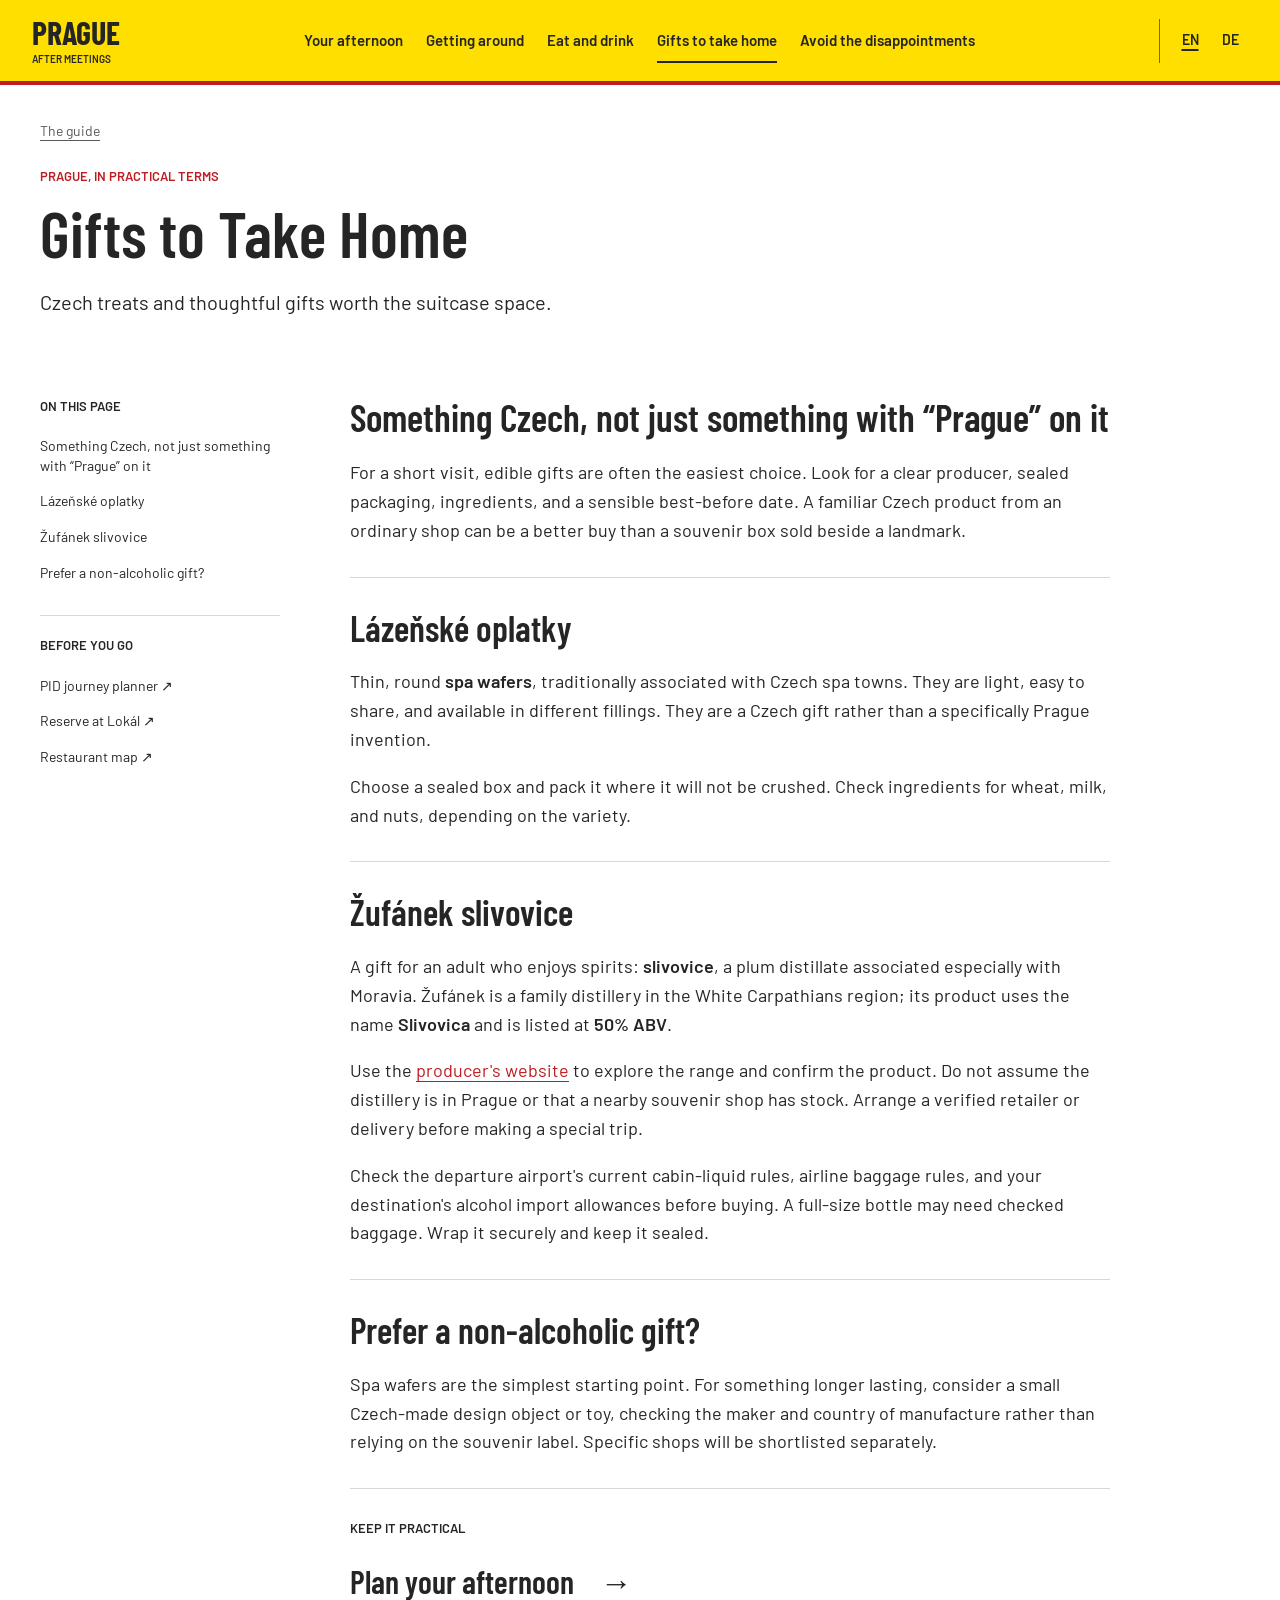
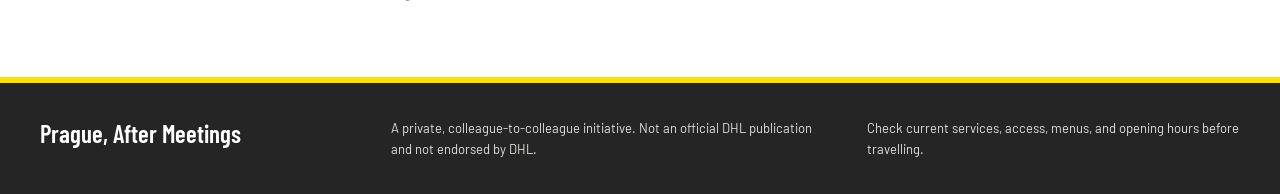
<file: en/gifts/index.html>
<!DOCTYPE html><html lang="en"> <head><meta charset="utf-8"><meta name="viewport" content="width=device-width"><title>Gifts to Take Home | Prague, After Meetings</title><meta name="description" content="Czech treats and thoughtful gifts worth the suitcase space."><meta name="theme-color" content="#ffdf00"><link rel="icon" type="image/x-icon" href="/favicon.ico"><link rel="canonical" href="https://prague-after-meetings.lukascech.cz/en/gifts/"><link rel="alternate" hreflang="en" href="https://prague-after-meetings.lukascech.cz/en/gifts/"><link rel="alternate" hreflang="de" href="https://prague-after-meetings.lukascech.cz/de/gifts/"><link rel="alternate" hreflang="x-default" href="https://prague-after-meetings.lukascech.cz/en/gifts/"><link rel="stylesheet" href="/_astro/_section_.Df4J1UIi.css"></head> <body> <a class="skip-link" href="#main">Skip to content</a> <header class="masthead"> <div class="masthead-inner"> <a class="wordmark" href="/en/" aria-label="Prague, After Meetings home">PRAGUE<span>AFTER MEETINGS</span></a> <nav class="desktop-nav" aria-label="Main navigation"> <a href="/en/afternoon/">Your afternoon</a><a href="/en/transport/">Getting around</a><a href="/en/food/">Eat and drink</a><a href="/en/gifts/" aria-current="page">Gifts to take home</a><a href="/en/avoid/">Avoid the disappointments</a> </nav> <nav class="language-switch" aria-label="Language"> <a href="/en/gifts/" lang="en" hreflang="en" aria-label="English" aria-current="true">EN</a><a href="/de/gifts/" lang="de" hreflang="de" aria-label="Deutsch">DE</a> </nav> <details class="mobile-menu"> <summary>Menu</summary> <nav aria-label="Mobile navigation"> <a href="/en/">Home</a><a href="/en/afternoon/">Your afternoon</a><a href="/en/transport/">Getting around</a><a href="/en/food/">Eat and drink</a><a href="/en/gifts/" aria-current="page">Gifts to take home</a><a href="/en/avoid/">Avoid the disappointments</a> </nav> </details> </div> </header> <main id="main" tabindex="-1"> <header class="article-heading content-width"><a class="breadcrumb" href="/en/">The guide</a><p class="eyebrow">Prague, in practical terms</p><h1>Gifts to Take Home</h1><p class="article-deck">Czech treats and thoughtful gifts worth the suitcase space.</p></header> <div class="article-layout content-width"> <aside class="article-rail"><nav aria-label="On this page"><p class="eyebrow">On this page</p><a href="#section-1">Something Czech, not just something with “Prague” on it</a><a href="#section-2">Lázeňské oplatky</a><a href="#section-3">Žufánek slivovice</a><a href="#section-4">Prefer a non-alcoholic gift?</a></nav><div class="practical-links"><p class="eyebrow">Before you go</p><a href="https://pidlitacka.cz/en">PID journey planner ↗</a><a href="https://lokal-ubilekuzelky.ambi.cz/en/">Reserve at Lokál ↗</a><a href="https://www.google.com/maps/search/?api=1&query=Lok%C3%A1l+U+B%C3%ADl%C3%A9+ku%C5%BEelky+Prague">Restaurant map ↗</a></div></aside> <article class="article-body"><section id="section-1">  <h2>Something Czech, not just something with “Prague” on it</h2><div class="prose"><p>For a short visit, edible gifts are often the easiest choice. Look for a clear producer, sealed packaging, ingredients, and a sensible best-before date. A familiar Czech product from an ordinary shop can be a better buy than a souvenir box sold beside a landmark.</p></div> </section><section id="section-2">  <h2>Lázeňské oplatky</h2><div class="prose"><p>Thin, round <strong>spa wafers</strong>, traditionally associated with Czech spa towns. They are light, easy to share, and available in different fillings. They are a Czech gift rather than a specifically Prague invention.</p>
<p>Choose a sealed box and pack it where it will not be crushed. Check ingredients for wheat, milk, and nuts, depending on the variety.</p></div> </section><section id="section-3">  <h2>Žufánek slivovice</h2><div class="prose"><p>A gift for an adult who enjoys spirits: <strong>slivovice</strong>, a plum distillate associated especially with Moravia. Žufánek is a family distillery in the White Carpathians region; its product uses the name <strong>Slivovica</strong> and is listed at <strong>50% ABV</strong>.</p>
<p>Use the <a href="https://www.zufanek.cz/">producer's website</a> to explore the range and confirm the product. Do not assume the distillery is in Prague or that a nearby souvenir shop has stock. Arrange a verified retailer or delivery before making a special trip.</p>
<p>Check the departure airport's current cabin-liquid rules, airline baggage rules, and your destination's alcohol import allowances before buying. A full-size bottle may need checked baggage. Wrap it securely and keep it sealed.</p></div> </section><section id="section-4">  <h2>Prefer a non-alcoholic gift?</h2><div class="prose"><p>Spa wafers are the simplest starting point. For something longer lasting, consider a small Czech-made design object or toy, checking the maker and country of manufacture rather than relying on the souvenir label. Specific shops will be shortlisted separately.</p></div> </section> <nav class="next-section" aria-label="Continue reading"><span class="eyebrow">Keep it practical</span><a href="/en/afternoon/">Plan your afternoon <span aria-hidden="true">→</span></a></nav> </article> </div> </main> <footer class="footer"> <div class="footer-inner"> <a class="footer-brand" href="/en/">Prague, After Meetings</a> <p>A private, colleague-to-colleague initiative. Not an official DHL publication and not endorsed by DHL.</p> <p>Check current services, access, menus, and opening hours before travelling.</p> </div> </footer> </body></html>
</file>
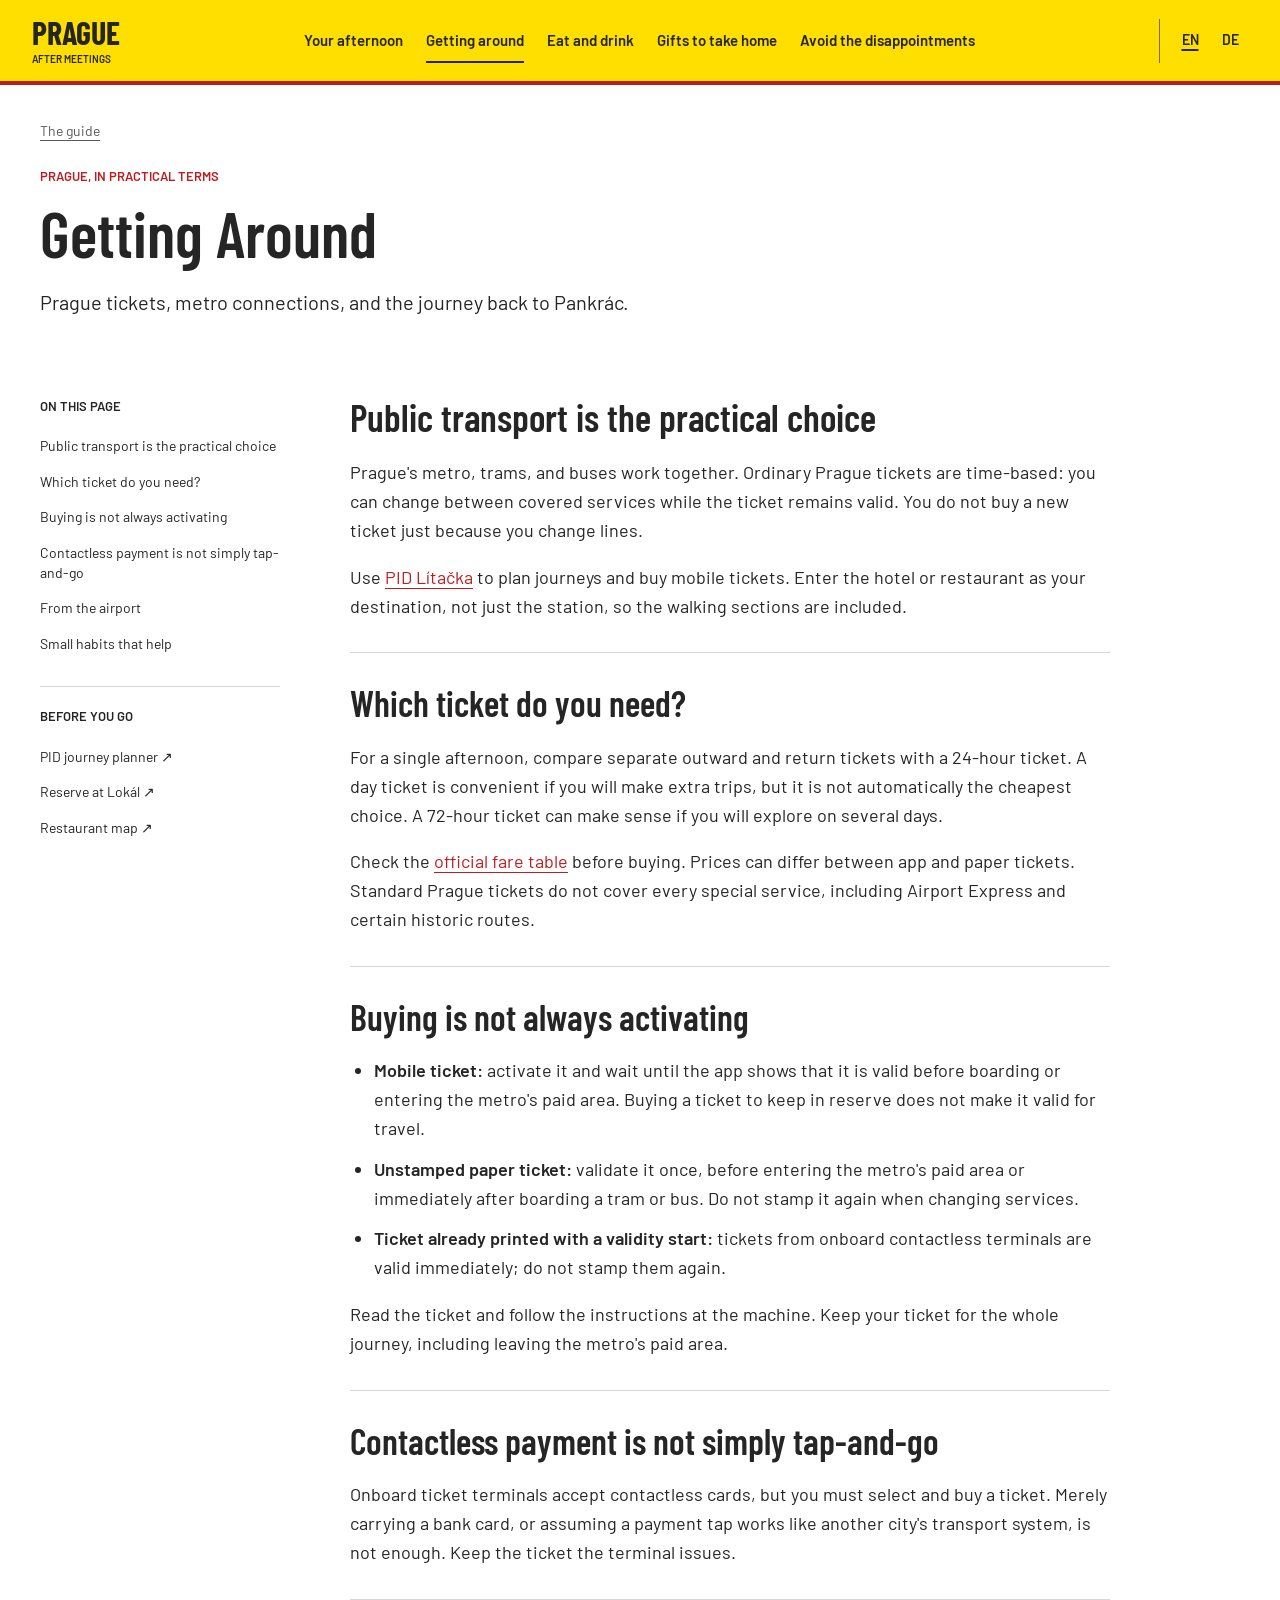
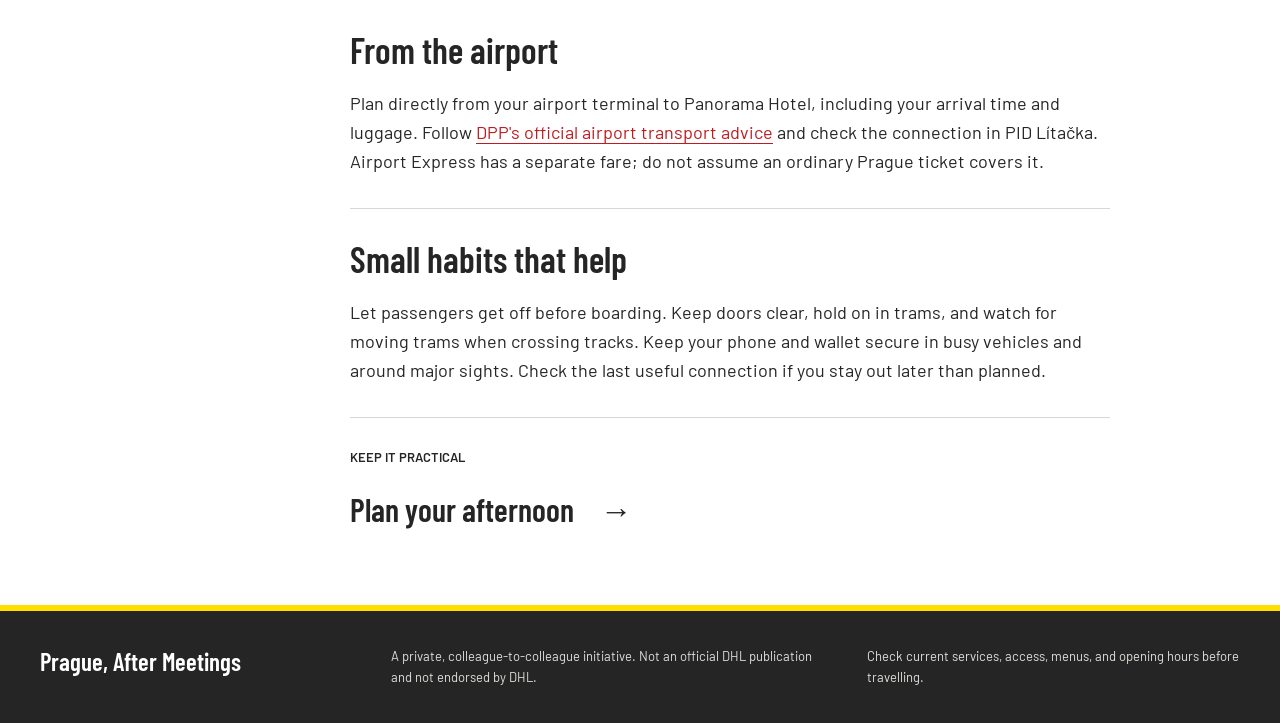
<file: en/transport/index.html>
<!DOCTYPE html><html lang="en"> <head><meta charset="utf-8"><meta name="viewport" content="width=device-width"><title>Getting Around | Prague, After Meetings</title><meta name="description" content="Prague tickets, metro connections, and the journey back to Pankrác."><meta name="theme-color" content="#ffdf00"><link rel="icon" type="image/x-icon" href="/favicon.ico"><link rel="canonical" href="https://prague-after-meetings.lukascech.cz/en/transport/"><link rel="alternate" hreflang="en" href="https://prague-after-meetings.lukascech.cz/en/transport/"><link rel="alternate" hreflang="de" href="https://prague-after-meetings.lukascech.cz/de/transport/"><link rel="alternate" hreflang="x-default" href="https://prague-after-meetings.lukascech.cz/en/transport/"><link rel="stylesheet" href="/_astro/_section_.Df4J1UIi.css"></head> <body> <a class="skip-link" href="#main">Skip to content</a> <header class="masthead"> <div class="masthead-inner"> <a class="wordmark" href="/en/" aria-label="Prague, After Meetings home">PRAGUE<span>AFTER MEETINGS</span></a> <nav class="desktop-nav" aria-label="Main navigation"> <a href="/en/afternoon/">Your afternoon</a><a href="/en/transport/" aria-current="page">Getting around</a><a href="/en/food/">Eat and drink</a><a href="/en/gifts/">Gifts to take home</a><a href="/en/avoid/">Avoid the disappointments</a> </nav> <nav class="language-switch" aria-label="Language"> <a href="/en/transport/" lang="en" hreflang="en" aria-label="English" aria-current="true">EN</a><a href="/de/transport/" lang="de" hreflang="de" aria-label="Deutsch">DE</a> </nav> <details class="mobile-menu"> <summary>Menu</summary> <nav aria-label="Mobile navigation"> <a href="/en/">Home</a><a href="/en/afternoon/">Your afternoon</a><a href="/en/transport/" aria-current="page">Getting around</a><a href="/en/food/">Eat and drink</a><a href="/en/gifts/">Gifts to take home</a><a href="/en/avoid/">Avoid the disappointments</a> </nav> </details> </div> </header> <main id="main" tabindex="-1"> <header class="article-heading content-width"><a class="breadcrumb" href="/en/">The guide</a><p class="eyebrow">Prague, in practical terms</p><h1>Getting Around</h1><p class="article-deck">Prague tickets, metro connections, and the journey back to Pankrác.</p></header> <div class="article-layout content-width"> <aside class="article-rail"><nav aria-label="On this page"><p class="eyebrow">On this page</p><a href="#section-1">Public transport is the practical choice</a><a href="#section-2">Which ticket do you need?</a><a href="#section-3">Buying is not always activating</a><a href="#section-4">Contactless payment is not simply tap-and-go</a><a href="#section-5">From the airport</a><a href="#section-6">Small habits that help</a></nav><div class="practical-links"><p class="eyebrow">Before you go</p><a href="https://pidlitacka.cz/en">PID journey planner ↗</a><a href="https://lokal-ubilekuzelky.ambi.cz/en/">Reserve at Lokál ↗</a><a href="https://www.google.com/maps/search/?api=1&query=Lok%C3%A1l+U+B%C3%ADl%C3%A9+ku%C5%BEelky+Prague">Restaurant map ↗</a></div></aside> <article class="article-body"><section id="section-1">  <h2>Public transport is the practical choice</h2><div class="prose"><p>Prague's metro, trams, and buses work together. Ordinary Prague tickets are time-based: you can change between covered services while the ticket remains valid. You do not buy a new ticket just because you change lines.</p>
<p>Use <a href="https://pidlitacka.cz/en">PID Lítačka</a> to plan journeys and buy mobile tickets. Enter the hotel or restaurant as your destination, not just the station, so the walking sections are included.</p></div> </section><section id="section-2">  <h2>Which ticket do you need?</h2><div class="prose"><p>For a single afternoon, compare separate outward and return tickets with a 24-hour ticket. A day ticket is convenient if you will make extra trips, but it is not automatically the cheapest choice. A 72-hour ticket can make sense if you will explore on several days.</p>
<p>Check the <a href="https://pid.cz/en/tickets-and-fare/">official fare table</a> before buying. Prices can differ between app and paper tickets. Standard Prague tickets do not cover every special service, including Airport Express and certain historic routes.</p></div> </section><section id="section-3">  <h2>Buying is not always activating</h2><div class="prose"><ul>
<li><strong>Mobile ticket:</strong> activate it and wait until the app shows that it is valid before boarding or entering the metro's paid area. Buying a ticket to keep in reserve does not make it valid for travel.</li>
<li><strong>Unstamped paper ticket:</strong> validate it once, before entering the metro's paid area or immediately after boarding a tram or bus. Do not stamp it again when changing services.</li>
<li><strong>Ticket already printed with a validity start:</strong> tickets from onboard contactless terminals are valid immediately; do not stamp them again.</li>
</ul>
<p>Read the ticket and follow the instructions at the machine. Keep your ticket for the whole journey, including leaving the metro's paid area.</p></div> </section><section id="section-4">  <h2>Contactless payment is not simply tap-and-go</h2><div class="prose"><p>Onboard ticket terminals accept contactless cards, but you must select and buy a ticket. Merely carrying a bank card, or assuming a payment tap works like another city's transport system, is not enough. Keep the ticket the terminal issues.</p></div> </section><section id="section-5">  <h2>From the airport</h2><div class="prose"><p>Plan directly from your airport terminal to Panorama Hotel, including your arrival time and luggage. Follow <a href="https://www.dpp.cz/en/travelling/transport-to-airport">DPP's official airport transport advice</a> and check the connection in PID Lítačka. Airport Express has a separate fare; do not assume an ordinary Prague ticket covers it.</p></div> </section><section id="section-6">  <h2>Small habits that help</h2><div class="prose"><p>Let passengers get off before boarding. Keep doors clear, hold on in trams, and watch for moving trams when crossing tracks. Keep your phone and wallet secure in busy vehicles and around major sights. Check the last useful connection if you stay out later than planned.</p></div> </section> <nav class="next-section" aria-label="Continue reading"><span class="eyebrow">Keep it practical</span><a href="/en/afternoon/">Plan your afternoon <span aria-hidden="true">→</span></a></nav> </article> </div> </main> <footer class="footer"> <div class="footer-inner"> <a class="footer-brand" href="/en/">Prague, After Meetings</a> <p>A private, colleague-to-colleague initiative. Not an official DHL publication and not endorsed by DHL.</p> <p>Check current services, access, menus, and opening hours before travelling.</p> </div> </footer> </body></html>
</file>
<file: _astro/_section_.Df4J1UIi.css>
@font-face{font-family:Barlow;font-style:normal;font-display:swap;font-weight:400;src:url(/_astro/barlow-latin-400-normal.qiz4-Cze.woff2) format("woff2"),url(/_astro/barlow-latin-400-normal.fsAxiSwU.woff) format("woff")}@font-face{font-family:Barlow;font-style:normal;font-display:swap;font-weight:600;src:url(/_astro/barlow-latin-600-normal.DILqtrty.woff2) format("woff2"),url(/_astro/barlow-latin-600-normal.CNwfPWQD.woff) format("woff")}@font-face{font-family:Barlow;font-style:normal;font-display:swap;font-weight:400;src:url(/_astro/barlow-latin-ext-400-normal.HxX4XjxC.woff2) format("woff2"),url(/_astro/barlow-latin-ext-400-normal.CvBsJvxq.woff) format("woff")}@font-face{font-family:Barlow;font-style:normal;font-display:swap;font-weight:600;src:url(/_astro/barlow-latin-ext-600-normal.B8NK_A3D.woff2) format("woff2"),url(/_astro/barlow-latin-ext-600-normal.DMVRjfRT.woff) format("woff")}@font-face{font-family:Barlow Condensed;font-style:normal;font-display:swap;font-weight:600;src:url(/_astro/barlow-condensed-latin-600-normal.DepVgxBB.woff2) format("woff2"),url(/_astro/barlow-condensed-latin-600-normal.BFJEwTuo.woff) format("woff")}@font-face{font-family:Barlow Condensed;font-style:normal;font-display:swap;font-weight:700;src:url(/_astro/barlow-condensed-latin-700-normal.v1xN8_Wq.woff2) format("woff2"),url(/_astro/barlow-condensed-latin-700-normal.Dmwat-ge.woff) format("woff")}@font-face{font-family:Barlow Condensed;font-style:normal;font-display:swap;font-weight:600;src:url(/_astro/barlow-condensed-latin-ext-600-normal.18ESti3H.woff2) format("woff2"),url(/_astro/barlow-condensed-latin-ext-600-normal.Clv9cIcR.woff) format("woff")}@font-face{font-family:Barlow Condensed;font-style:normal;font-display:swap;font-weight:700;src:url(/_astro/barlow-condensed-latin-ext-700-normal.CwuXbfVR.woff2) format("woff2"),url(/_astro/barlow-condensed-latin-ext-700-normal.BIHFfxf0.woff) format("woff")}:root{--yellow:#ffdf00;--red:#bd1d20;--ink:#252525;--muted:#595959;--line:#d8d8d3;--paper:#fff;--soft:#f4f4f0;--body:"Barlow",sans-serif;--display:"Barlow Condensed",sans-serif;color:var(--ink);background:var(--paper);font-family:var(--body);font-size:18px;line-height:1.6;font-synthesis:none;letter-spacing:0}*{box-sizing:border-box}body{margin:0}a{color:inherit;text-underline-offset:4px}a:hover{color:var(--red)}a:focus-visible,summary:focus-visible{outline:3px solid var(--red);outline-offset:5px}img{display:block;max-width:100%;height:auto}h1,h2,h3,h4,p,figure{margin:0}h1,h2,h3,h4{font-family:var(--display);line-height:1.1;font-weight:600;letter-spacing:0;text-wrap:balance}h1{font-size:64px}h2{font-size:36px;margin-bottom:20px}h3,h4{font-size:27px;margin:26px 0 12px}p+p{margin-top:16px}p{overflow-wrap:break-word}ul,ol{padding-left:24px}li+li{margin-top:12px}strong{font-weight:600}.content-width{width:min(1200px,calc(100% - 80px));margin-inline:auto}.eyebrow{font-size:13px;font-weight:600;text-transform:uppercase;line-height:1.5;margin-bottom:12px}.skip-link{position:fixed;left:16px;top:-100px;z-index:20;padding:10px 18px;background:#fff}.skip-link:focus{top:12px}.masthead{background:var(--yellow);border-bottom:4px solid var(--red);position:relative;z-index:5}.masthead-inner{max-width:1440px;margin:auto;padding:17px 32px;display:flex;align-items:center;gap:32px}.wordmark{font-family:var(--display);font-size:32px;font-weight:700;line-height:.95;text-decoration:none;flex-shrink:0}.wordmark span{display:block;font-family:var(--body);font-size:10px;margin-top:7px;line-height:1}.desktop-nav{display:flex;align-items:center;justify-content:center;gap:23px;margin-left:auto}.desktop-nav a{font-size:15px;line-height:1.2;font-weight:600;text-decoration:none;padding:12px 0;border-bottom:2px solid transparent}.desktop-nav a[aria-current=page]{border-color:var(--ink)}.edition{font-size:12px;border-left:1px solid #7b6b00;padding-left:20px;white-space:nowrap}.mobile-menu{display:none}.home-opening,.photograph{position:relative}.photograph img{width:100%;object-fit:cover}.hero-photo img{height:360px;object-position:center}.photograph figcaption{font-size:11px;line-height:1.5;color:var(--muted);padding:8px 0;background:#fff}.home-opening figcaption{padding-inline:40px}.hero-heading{position:absolute;left:max(40px,calc((100vw - 1200px)/2));bottom:55px;color:#fff;padding:18px 24px 20px;background:#1a1a1ae6;border-left:5px solid var(--yellow)}.hero-heading h1{font-size:58px}.hero-heading .eyebrow{margin-bottom:8px}.home-intro{display:grid;grid-template-columns:minmax(0,1.7fr) minmax(240px,1fr);gap:80px;padding-block:44px 50px}.intro-copy h2{max-width:540px;font-size:40px}.intro-copy{max-width:690px}.intro-copy p{font-size:17px}.outing-summary{border-left:1px solid var(--line);padding-left:40px;align-self:start}.big-number{display:flex;align-items:baseline;gap:10px;font-family:var(--display);font-size:76px;line-height:1;color:var(--red);font-weight:600}.big-number span{font-size:25px;color:var(--ink)}.outing-summary p{margin-block:15px 20px;font-size:18px;line-height:1.45}.action-link{display:flex;gap:24px;align-items:center;justify-content:space-between;background:var(--red);color:#fff;padding:11px 16px;font-weight:600;text-decoration:none;font-size:17px}.action-link:hover{background:#94181a;color:#fff}.action-link:focus-visible{outline-color:var(--ink)}.quiet-link{display:block;font-size:15px;margin-top:16px}.guide-directory{padding-block:36px 48px;border-top:3px solid var(--ink)}.directory-list{display:grid;grid-template-columns:1fr 1fr;column-gap:44px}.directory-list>a{display:flex;align-items:center;gap:22px;border-bottom:1px solid var(--line);padding:22px 0;text-decoration:none;min-width:0}.directory-number{font-family:var(--display);font-size:28px;color:var(--red)}.directory-list strong{font-family:var(--display);font-size:27px;line-height:1.2;display:block;margin-bottom:7px}.directory-list strong+span{display:block;font-size:15px;color:var(--muted);line-height:1.5}.directory-arrow{margin-left:auto;font-size:26px}.home-notes{display:grid;grid-template-columns:1fr 1fr;gap:64px;padding-block:36px 65px;border-top:1px solid var(--line)}.home-notes h2{font-size:28px}.home-notes p{font-size:16px}.footer{background:var(--ink);color:#fff;border-top:6px solid var(--yellow)}.footer-inner{width:min(1200px,calc(100% - 80px));margin:auto;display:grid;grid-template-columns:1fr 1.4fr 1.2fr;gap:40px;padding-block:35px}.footer-brand{font-family:var(--display);font-size:25px;line-height:1.2;text-decoration:none}.footer p{font-size:13px;line-height:1.6;margin:0;color:#e0e0db}.footer a:hover{color:var(--yellow)}.article-heading{padding-block:30px 35px}.breadcrumb{font-size:14px;color:var(--muted);display:inline-block;margin-bottom:24px}.article-heading h1{margin-bottom:18px}.article-heading .eyebrow{color:var(--red)}.article-deck{max-width:700px;font-size:20px;line-height:1.5}.route-photo .hero-photo img{height:230px}.article-layout{display:grid;grid-template-columns:240px minmax(0,760px);gap:70px;padding-block:45px 70px;align-items:start}.article-rail{position:sticky;top:24px;font-size:14px}.article-rail nav>a,.practical-links>a{display:block;line-height:1.4;padding:8px 0;text-decoration:none}.article-rail nav>a:hover,.practical-links>a:hover{text-decoration:underline}.practical-links{border-top:1px solid var(--line);margin-top:25px;padding-top:20px}.article-body{min-width:0}.article-body section{scroll-margin-top:24px;padding-bottom:32px;margin-bottom:30px;border-bottom:1px solid var(--line)}.article-body section:first-child h2{font-size:38px}.prose>p+p,.prose>p+ul{margin-top:18px}.prose a{color:var(--red)}.prose table{display:block;max-width:100%;overflow-x:auto;border-collapse:collapse;font-size:16px;margin-block:24px;overscroll-behavior-x:contain}.prose th,.prose td{padding:14px 16px;text-align:left;vertical-align:top;border-bottom:1px solid var(--line);min-width:130px}.prose th{background:var(--soft);font-weight:600}.prose tbody tr:last-child td{border-bottom:2px solid var(--ink)}.evening-alternative{border-top:5px solid var(--yellow);padding-top:25px}.vysehrad-photo{margin-bottom:25px}.vysehrad-photo img{max-height:430px;object-fit:contain;background:var(--soft)}.next-section{display:flex;flex-direction:column;gap:5px}.next-section>a{font-family:var(--display);font-size:32px;text-decoration:none}.next-section>a span{margin-left:20px}.language-switch{display:flex;flex-shrink:0;gap:4px;margin-left:auto;border-left:1px solid #7b6b00;padding-left:12px}.language-switch a{display:flex;align-items:center;justify-content:center;min-width:36px;min-height:44px;font-size:14px;font-weight:600;text-decoration:none}.language-switch a[aria-current=true]{text-decoration:underline;text-decoration-thickness:2px}.mobile-menu summary{cursor:pointer;padding:10px 4px;min-height:44px;font-weight:600}.mobile-menu nav{position:absolute;top:100%;left:0;right:0;background:var(--yellow);border-bottom:3px solid var(--red);padding:10px 20px 20px;box-shadow:0 10px 18px #0002}.mobile-menu nav a{display:block;padding:11px 0;min-height:44px;border-bottom:1px solid #bba400;text-decoration:none}@media(max-width:1100px){.desktop-nav{display:none}.mobile-menu{display:block;font-size:16px}}@media(min-width:1600px){.hero-photo img{height:390px}}@media(max-width:1100px){.masthead-inner{gap:20px;padding-inline:24px}.desktop-nav{gap:15px}.desktop-nav a{font-size:14px}.edition{display:none}.home-intro{gap:40px}.article-layout{gap:40px;grid-template-columns:200px minmax(0,1fr)}}@media(max-width:760px){:root{font-size:17px}.content-width{width:calc(100% - 40px)}.masthead-inner{padding:15px 20px;justify-content:space-between}.wordmark{font-size:28px}.desktop-nav{display:none}.mobile-menu{display:block;font-size:16px}.mobile-menu summary{cursor:pointer;padding:10px 4px;min-height:44px;font-weight:600}.mobile-menu nav{position:absolute;top:100%;left:0;right:0;background:var(--yellow);border-bottom:3px solid var(--red);padding:10px 20px 20px;box-shadow:0 10px 18px #0002}.mobile-menu nav a{display:block;padding:11px 0;min-height:44px;border-bottom:1px solid #bba400;text-decoration:none}.mobile-menu a[aria-current=page]{font-weight:600}.hero-photo img{height:300px;object-position:55% center}.hero-heading{left:20px;bottom:67px;padding:14px 18px}.hero-heading h1{font-size:44px}.hero-heading .eyebrow{font-size:11px}.home-opening figcaption{padding-inline:20px;min-height:44px}.home-intro{grid-template-columns:1fr;gap:30px;padding-block:30px 36px}.intro-copy h2{font-size:34px}.outing-summary{border-left:0;border-top:1px solid var(--line);padding:25px 0 0;display:grid;grid-template-columns:110px minmax(0,1fr);gap:10px 20px}.big-number{font-size:58px;display:block;grid-row:1 / 3}.big-number span{display:block;font-size:20px;margin-top:8px}.outing-summary p{margin:0;font-size:16px}.action-link{grid-column:2;font-size:15px;padding:10px 12px;gap:8px}.quiet-link{grid-column:2;margin-top:0;font-size:14px}.guide-directory{padding-block:28px 36px}.directory-list{grid-template-columns:1fr}.directory-list>a{padding-block:19px}.directory-list strong{font-size:26px}.home-notes{grid-template-columns:1fr;gap:30px;padding-block:30px 40px}.footer-inner{width:calc(100% - 40px);grid-template-columns:1fr;gap:18px}.article-heading{padding-block:24px 28px}.article-heading h1{font-size:46px}.article-deck{font-size:18px}.breadcrumb{margin-bottom:20px}.route-photo .hero-photo img{height:180px}.article-layout{grid-template-columns:1fr;gap:28px;padding-block:25px 45px}.article-rail{position:static;border-bottom:1px solid var(--line);padding-bottom:20px}.article-rail nav{display:grid;grid-template-columns:1fr 1fr;column-gap:20px}.article-rail nav .eyebrow{grid-column:1 / -1}.article-rail nav>a{font-size:13px;min-height:44px}.practical-links{display:flex;gap:8px 18px;flex-wrap:wrap;margin-top:15px;padding-top:16px}.practical-links .eyebrow{width:100%;margin-bottom:0}.practical-links>a{font-size:13px;min-height:44px}.article-body h2,.article-body section:first-child h2{font-size:31px}.prose th,.prose td{padding:11px 12px;min-width:110px}.prose table{font-size:14px}.vysehrad-photo img{max-height:380px}}@media(prefers-reduced-motion:no-preference){.hero-heading{animation:appear .45s ease-out}@keyframes appear{0%{opacity:0;transform:translateY(8px)}to{opacity:1;transform:none}}}@media print{.masthead,.article-rail,.footer,.next-section{display:none}.article-layout{display:block}.content-width{width:100%}.article-body section{break-inside:avoid}a{color:inherit!important}.hero-heading{position:static;color:#000;background:#fff}.photograph img{max-height:220px}}
</file>
